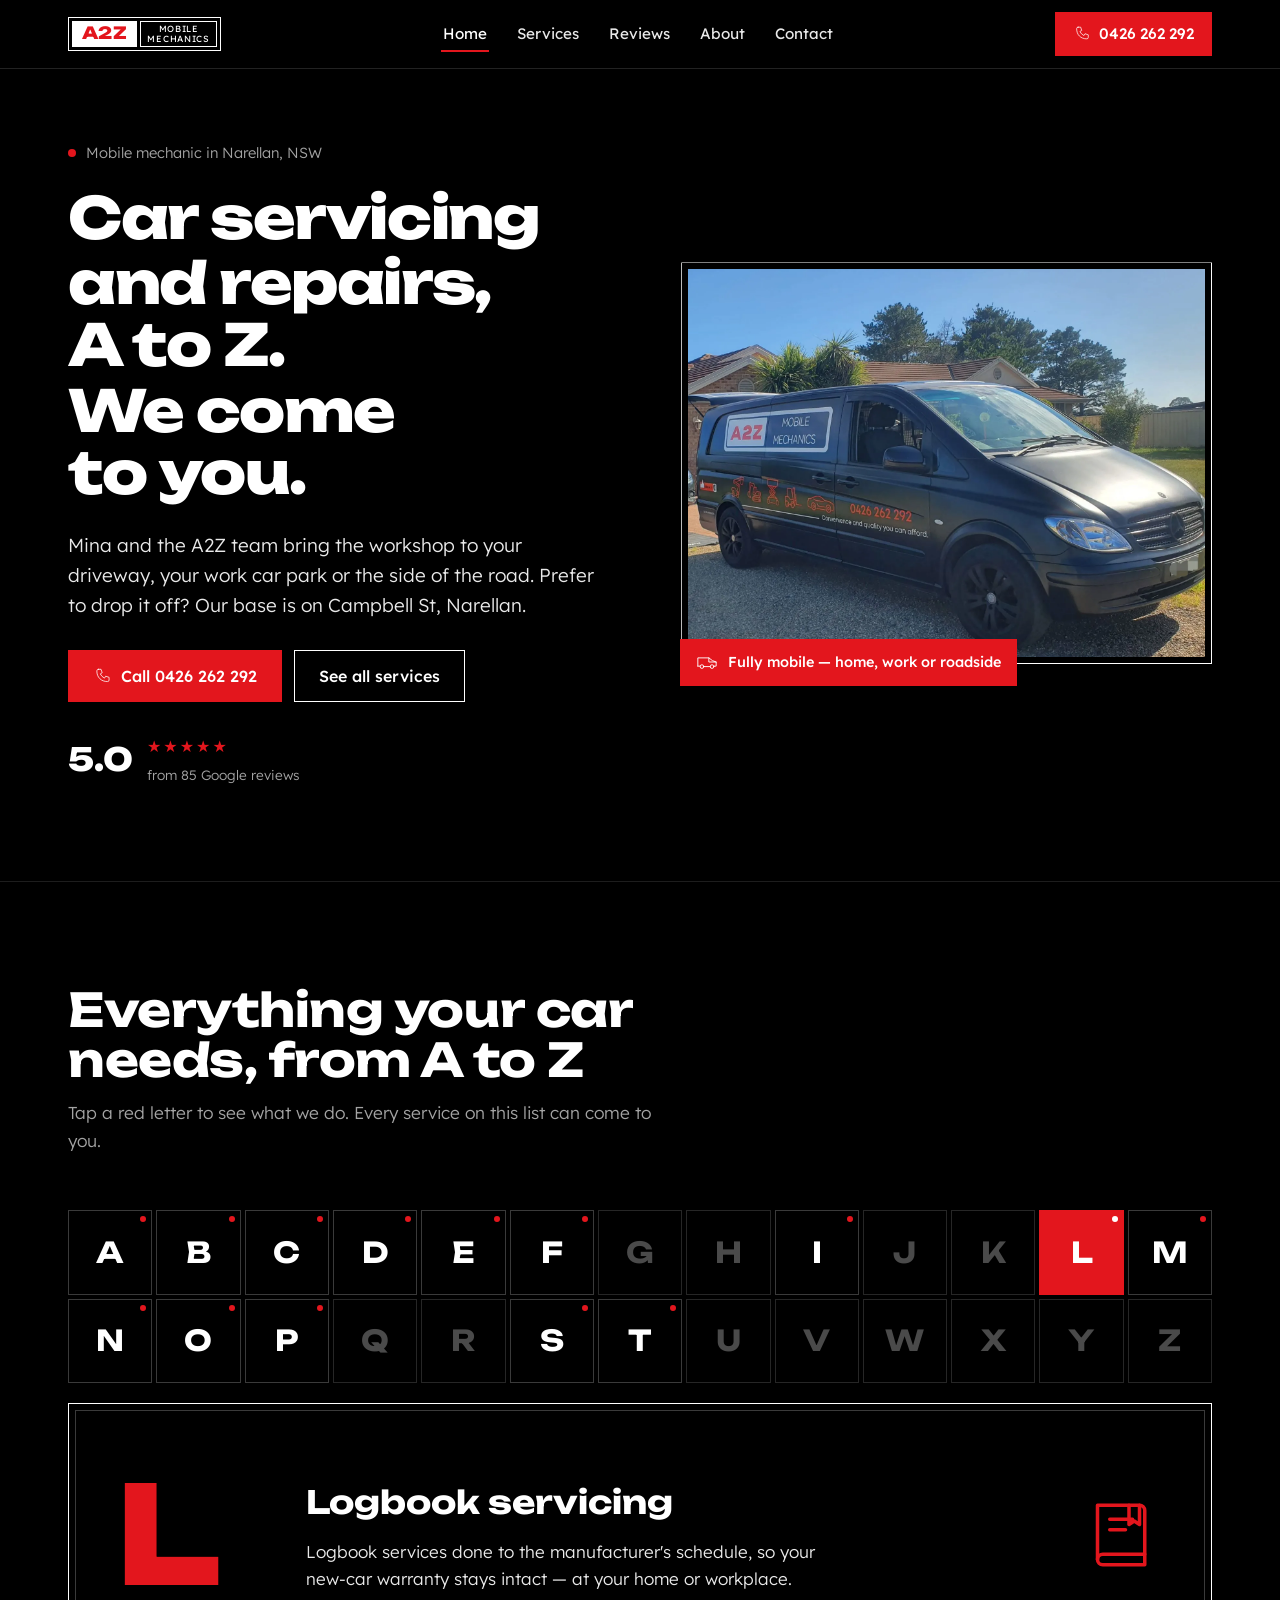
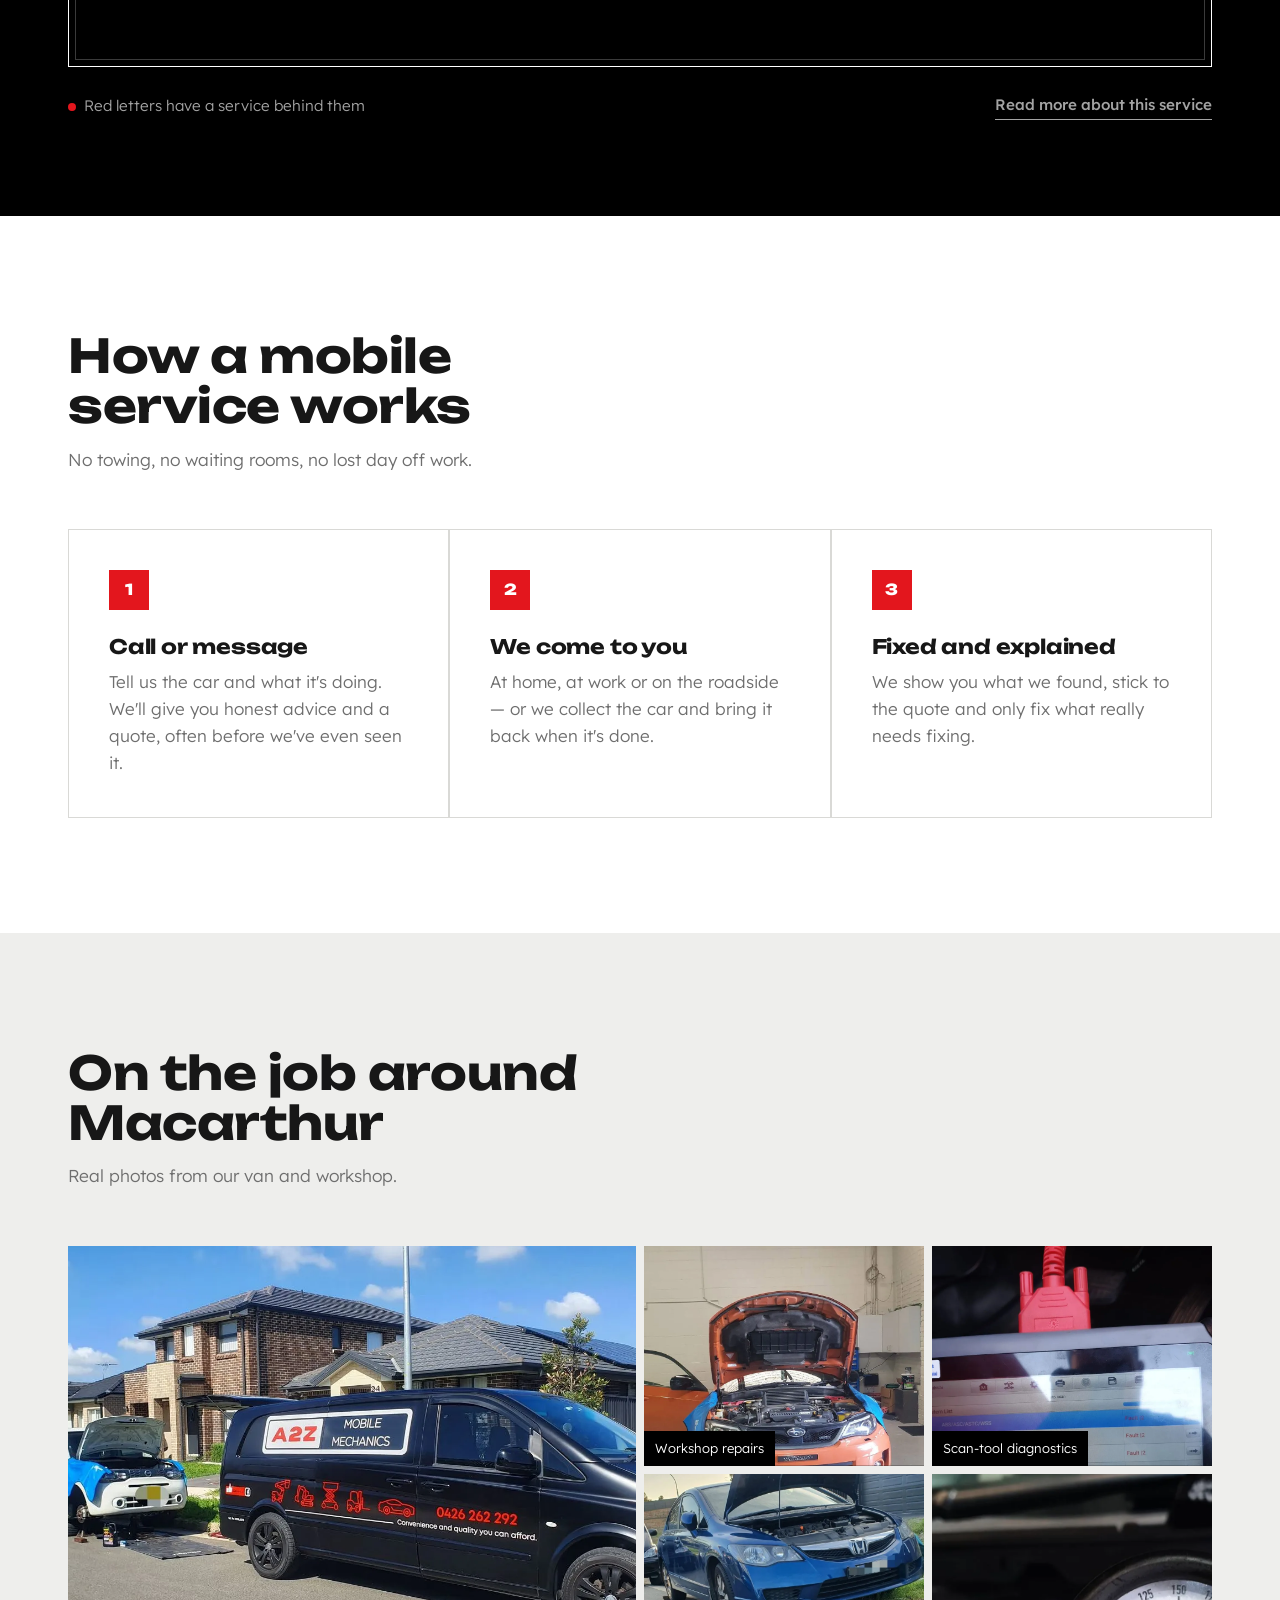
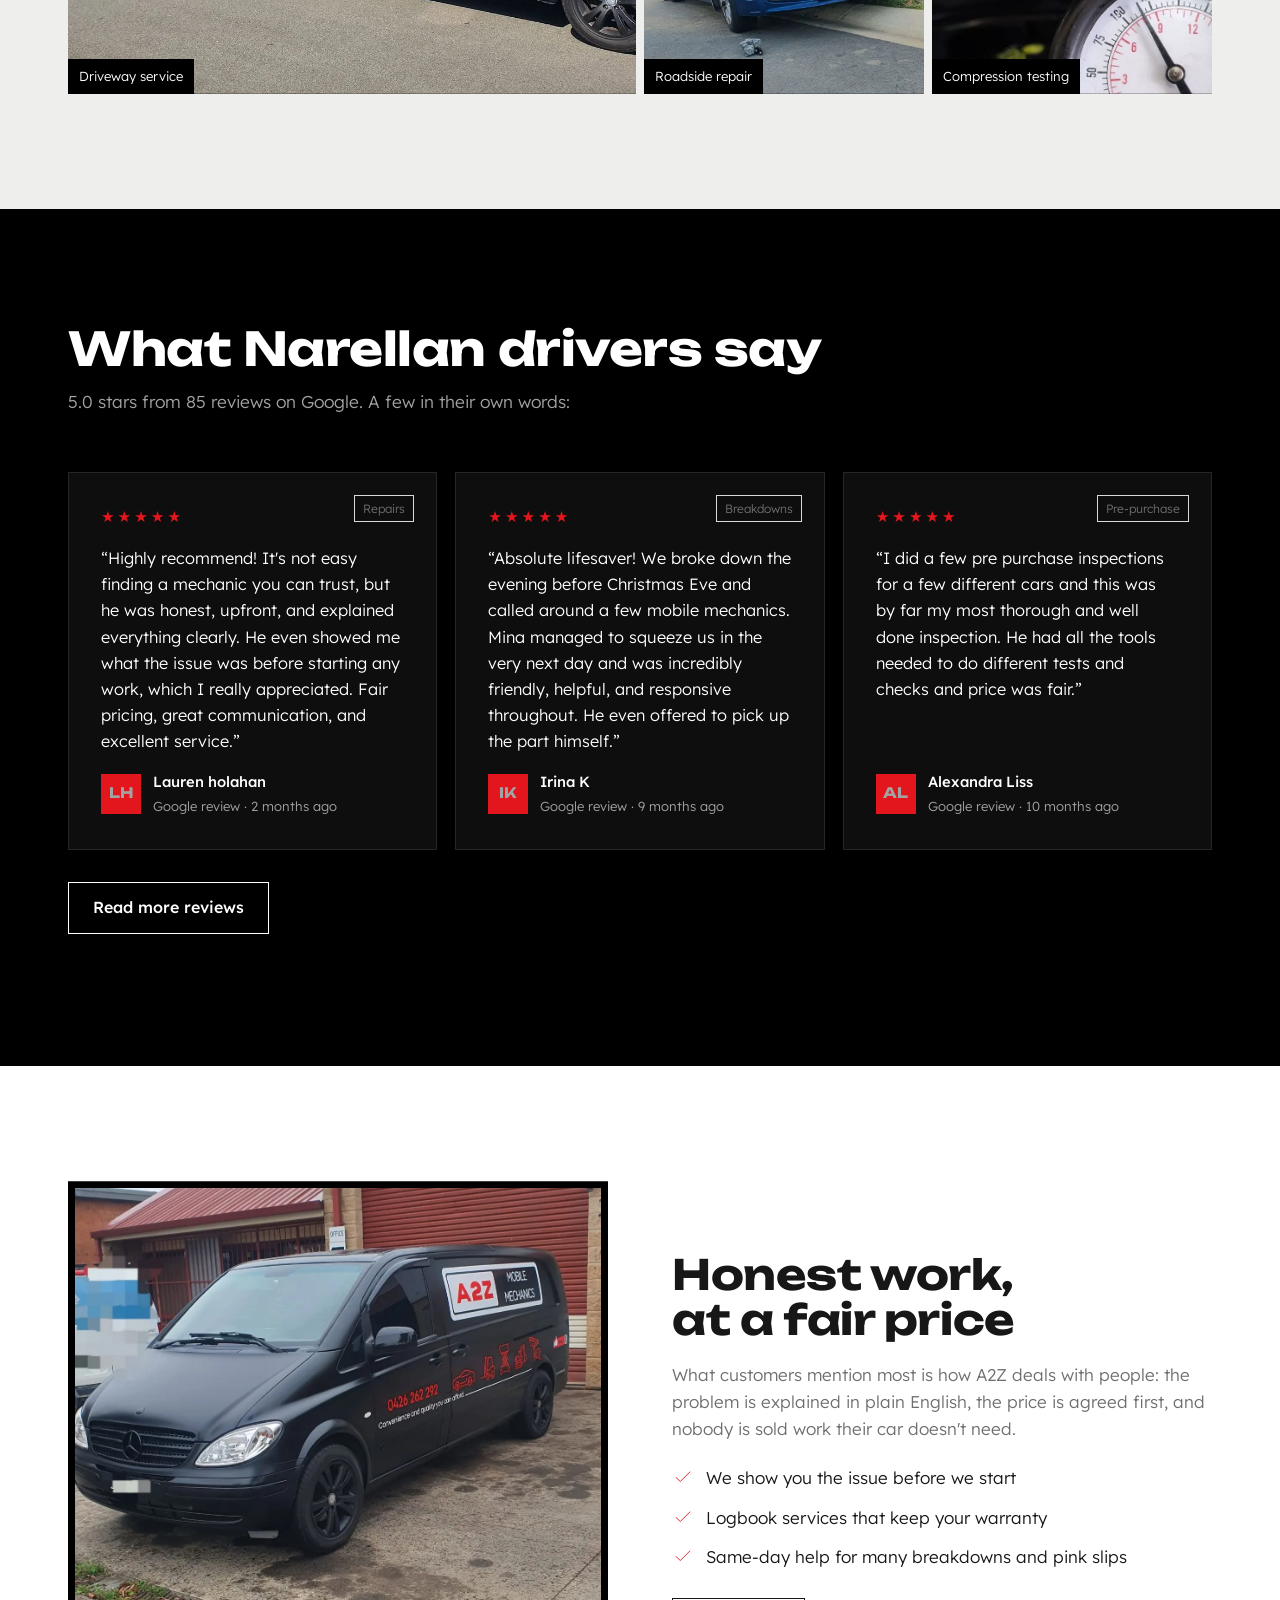
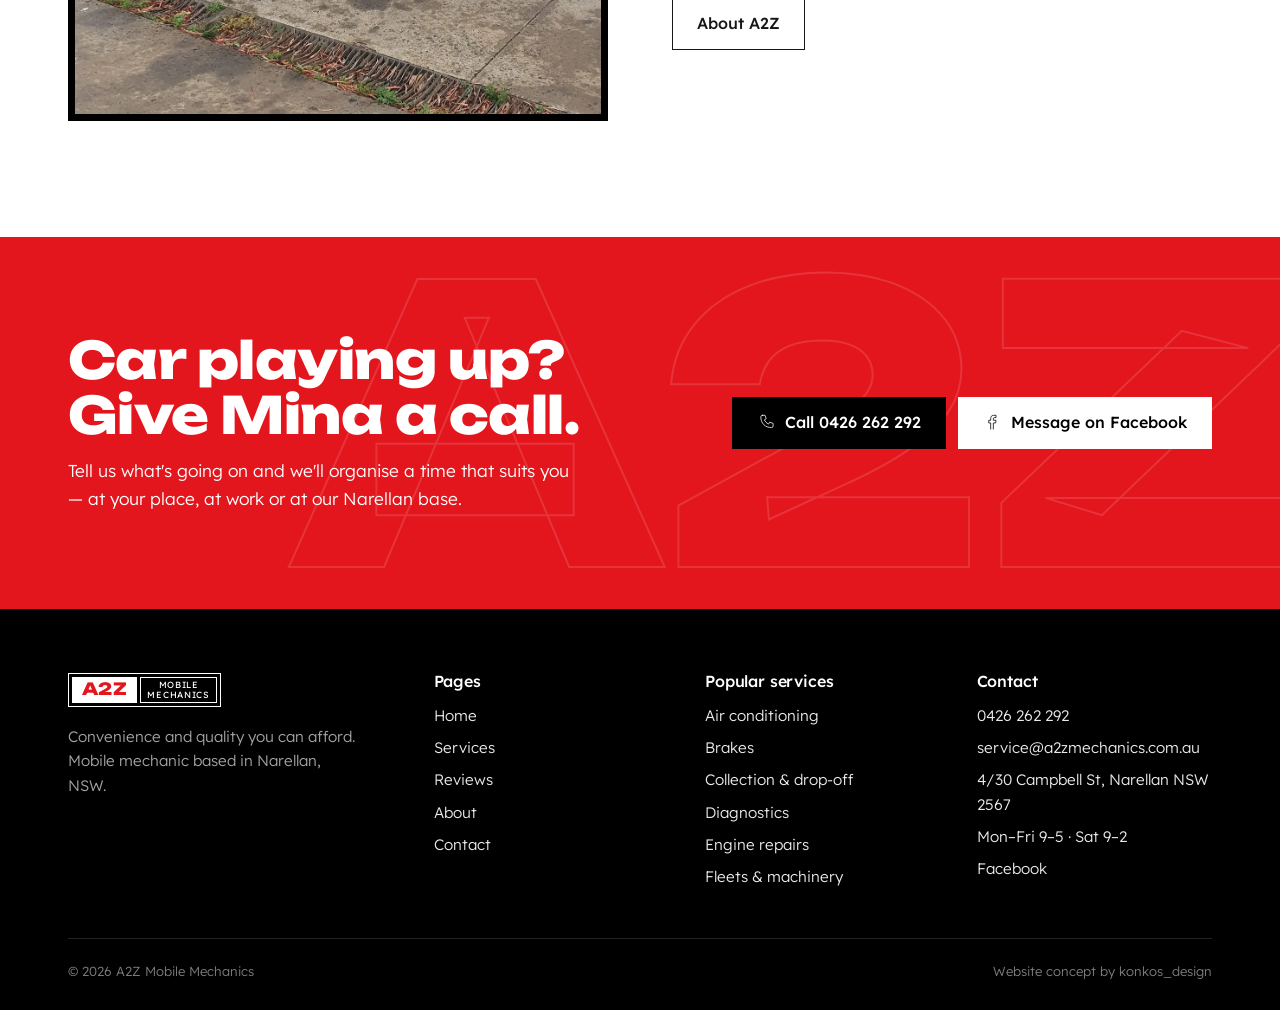
<file: index.html>
<!doctype html>
<html lang="en-AU">
<head>
<meta charset="utf-8">
<meta name="viewport" content="width=device-width, initial-scale=1, viewport-fit=cover">
<meta name="robots" content="noindex, nofollow">
<title>A2Z Mobile Mechanics | Mobile Mechanic Narellan NSW</title>
<meta name="description" content="Mobile mechanic in Narellan NSW. Logbook servicing, brakes, diagnostics, pink slips and pre-purchase inspections at your home or work. 5.0 from 85 Google reviews.">
<link rel="canonical" href="https://konkos-design.github.io/a2z-mobile-mechanics/">
<meta name="theme-color" content="#000000">
<meta property="og:type" content="website">
<meta property="og:site_name" content="A2Z Mobile Mechanics">
<meta property="og:title" content="A2Z Mobile Mechanics | Mobile Mechanic Narellan NSW">
<meta property="og:description" content="Mobile mechanic in Narellan NSW. Logbook servicing, brakes, diagnostics, pink slips and pre-purchase inspections at your home or work. 5.0 from 85 Google reviews.">
<meta property="og:url" content="https://konkos-design.github.io/a2z-mobile-mechanics/">
<meta property="og:image" content="https://konkos-design.github.io/a2z-mobile-mechanics/img/og-image.jpg">
<meta property="og:image:width" content="1200">
<meta property="og:image:height" content="630">
<meta property="og:locale" content="en_AU">
<meta name="twitter:card" content="summary_large_image">
<meta name="twitter:title" content="A2Z Mobile Mechanics | Mobile Mechanic Narellan NSW">
<meta name="twitter:description" content="Mobile mechanic in Narellan NSW. Logbook servicing, brakes, diagnostics, pink slips and pre-purchase inspections at your home or work. 5.0 from 85 Google reviews.">
<meta name="twitter:image" content="https://konkos-design.github.io/a2z-mobile-mechanics/img/og-image.jpg">
<link rel="icon" href="img/favicon.svg" type="image/svg+xml">
<link rel="icon" href="img/favicon-32.png" sizes="32x32" type="image/png">
<link rel="apple-touch-icon" href="img/apple-touch-icon.png">
<link rel="preload" href="fonts/unbounded-latin-800-normal.woff2" as="font" type="font/woff2" crossorigin>
<link rel="stylesheet" href="css/style.css">
<script type="application/ld+json">{"@context": "https://schema.org", "@type": "AutoRepair", "name": "A2Z Mobile Mechanics", "telephone": "+61426262292", "email": "service@a2zmechanics.com.au", "url": "https://konkos-design.github.io/a2z-mobile-mechanics/", "image": "https://konkos-design.github.io/a2z-mobile-mechanics/img/og-image.jpg", "address": {"@type": "PostalAddress", "streetAddress": "4/30 Campbell St", "addressLocality": "Narellan", "addressRegion": "NSW", "postalCode": "2567", "addressCountry": "AU"}, "geo": {"@type": "GeoCoordinates", "latitude": -34.0375211, "longitude": 150.7321163}, "openingHoursSpecification": [{"@type": "OpeningHoursSpecification", "dayOfWeek": ["Monday", "Tuesday", "Wednesday", "Thursday", "Friday"], "opens": "09:00", "closes": "17:00"}, {"@type": "OpeningHoursSpecification", "dayOfWeek": "Saturday", "opens": "09:00", "closes": "14:00"}], "sameAs": ["https://www.facebook.com/AZmobilemech/"]}</script>
</head>
<body>
<a class="skip" href="#main">Skip to content</a>
<header class="site-head">
 <div class="wrap head-in">
  <a href="index.html" aria-label="A2Z Mobile Mechanics — home" style="text-decoration:none"><span class="lockup" aria-hidden="true"><span class="lk-a">A2Z</span><span class="lk-b">Mobile<br>Mechanics</span></span></a>
  <nav class="nav" aria-label="Main"><a href="index.html" aria-current=page>Home</a><a href="services.html">Services</a><a href="reviews.html">Reviews</a><a href="about.html">About</a><a href="contact.html">Contact</a></nav>
  <a class="btn head-call" href="tel:+61426262292"><svg class="" viewBox="0 0 48 48" fill="none" stroke="currentColor" stroke-width="2" stroke-linecap="round" stroke-linejoin="round" aria-hidden="true"><path d="M14 6h7l3 9-5 3a24 24 0 0 0 11 11l3-5 9 3v7a4 4 0 0 1-4 4C21 38 10 27 10 10a4 4 0 0 1 4-4z"/></svg>0426 262 292</a>
  <button class="burger" aria-label="Open menu" aria-expanded="false" aria-controls="mobile-menu"><span></span></button>
 </div>
</header>
<div class="mobile-menu" id="mobile-menu">
 <a class="m-link" href="index.html" aria-current=page>Home<small>Start here</small></a><a class="m-link" href="services.html">Services<small>A to Z</small></a><a class="m-link" href="reviews.html">Reviews<small>5.0 on Google</small></a><a class="m-link" href="about.html">About<small>Meet Mina</small></a><a class="m-link" href="contact.html">Contact<small>Hours & map</small></a>
 <a class="btn" href="tel:+61426262292"><svg class="" viewBox="0 0 48 48" fill="none" stroke="currentColor" stroke-width="2" stroke-linecap="round" stroke-linejoin="round" aria-hidden="true"><path d="M14 6h7l3 9-5 3a24 24 0 0 0 11 11l3-5 9 3v7a4 4 0 0 1-4 4C21 38 10 27 10 10a4 4 0 0 1 4-4z"/></svg>Call 0426 262 292</a>
 <p class="m-meta">Mon–Fri 9am–5pm, Sat 9am–2pm<br>4/30 Campbell St, Narellan NSW 2567</p>
</div>
<main id="main">
<section class="hero">
 <div class="wrap hero-grid">
  <div>
   <div class="hero-kicker"><span class="dot" aria-hidden="true"></span>Mobile mechanic in Narellan, NSW</div>
   <h1><span class="line"><span>Car servicing</span></span><span class="line"><span>and repairs, A&nbsp;to&nbsp;Z.</span></span><span class="line"><span>We come to you.</span></span></h1>
   <p class="hero-lead rv d2">Mina and the A2Z team bring the workshop to your driveway, your work car park or the side of the road. Prefer to drop it off? Our base is on Campbell St, Narellan.</p>
   <div class="hero-actions rv d3"><a class="btn" href="tel:+61426262292"><svg class="" viewBox="0 0 48 48" fill="none" stroke="currentColor" stroke-width="2" stroke-linecap="round" stroke-linejoin="round" aria-hidden="true"><path d="M14 6h7l3 9-5 3a24 24 0 0 0 11 11l3-5 9 3v7a4 4 0 0 1-4 4C21 38 10 27 10 10a4 4 0 0 1 4-4z"/></svg>Call 0426 262 292</a><a class="btn ghost" href="services.html">See all services</a></div>
   <a class="rating rv d4" href="reviews.html"><span class="score">5.0</span><span><span class="stars" aria-hidden="true">★★★★★</span><small>from 85 Google reviews</small></span></a>
  </div>
  <div class="hero-photo">
   <div class="frame"><img src="img/van-hero.webp" width="1600" height="1217" alt="The black A2Z Mobile Mechanics Mercedes van parked on a driveway"></div>
   <div class="hero-tag"><svg class="" viewBox="0 0 48 48" fill="none" stroke="currentColor" stroke-width="2" stroke-linecap="round" stroke-linejoin="round" aria-hidden="true"><path d="M4 33V15h24l8 6 8 3v9h-4"/><path d="M28 15v9h16"/><circle cx="13" cy="34" r="4"/><circle cx="35" cy="34" r="4"/><path d="M17 34h14M4 33h5"/></svg>Fully mobile — home, work or roadside</div>
  </div>
 </div>
</section>

<section class="az" data-az aria-labelledby="az-h">
 <div class="wrap">
  <div class="sec-head rv"><h2 id="az-h">Everything your car needs, from A to Z</h2><p>Tap a red letter to see what we do. Every service on this list can come to you.</p></div>
  <div class="az-letters rv d1" role="tablist" aria-label="Services by letter"><button type="button" role="tab" data-k="A" aria-selected="false" tabindex="-1" aria-label="A — Air conditioning">A</button><button type="button" role="tab" data-k="B" aria-selected="false" tabindex="-1" aria-label="B — Brakes">B</button><button type="button" role="tab" data-k="C" aria-selected="false" tabindex="-1" aria-label="C — Collection & drop-off">C</button><button type="button" role="tab" data-k="D" aria-selected="false" tabindex="-1" aria-label="D — Diagnostics">D</button><button type="button" role="tab" data-k="E" aria-selected="false" tabindex="-1" aria-label="E — Engine repairs">E</button><button type="button" role="tab" data-k="F" aria-selected="false" tabindex="-1" aria-label="F — Fleets & machinery">F</button><span aria-hidden="true">G</span><span aria-hidden="true">H</span><button type="button" role="tab" data-k="I" aria-selected="false" tabindex="-1" aria-label="I — Inspections before you buy">I</button><span aria-hidden="true">J</span><span aria-hidden="true">K</span><button type="button" role="tab" data-k="L" aria-selected="true" tabindex="0" aria-label="L — Logbook servicing">L</button><button type="button" role="tab" data-k="M" aria-selected="false" tabindex="-1" aria-label="M — Minor & major services">M</button><button type="button" role="tab" data-k="N" aria-selected="false" tabindex="-1" aria-label="N — Non-starters & breakdowns">N</button><button type="button" role="tab" data-k="O" aria-selected="false" tabindex="-1" aria-label="O — Oil & filter changes">O</button><button type="button" role="tab" data-k="P" aria-selected="false" tabindex="-1" aria-label="P — Pink slips">P</button><span aria-hidden="true">Q</span><span aria-hidden="true">R</span><button type="button" role="tab" data-k="S" aria-selected="false" tabindex="-1" aria-label="S — Suspension & steering">S</button><button type="button" role="tab" data-k="T" aria-selected="false" tabindex="-1" aria-label="T — Timing belts">T</button><span aria-hidden="true">U</span><span aria-hidden="true">V</span><span aria-hidden="true">W</span><span aria-hidden="true">X</span><span aria-hidden="true">Y</span><span aria-hidden="true">Z</span></div>
  <div class="az-panel rv d2" role="tabpanel" aria-live="polite">
   <div class="az-panel-in">
    <div class="az-big" aria-hidden="true">L</div>
    <div><div class="az-title">Logbook servicing</div><p class="az-text">Logbook services done to the manufacturer's schedule, so your new-car warranty stays intact — at your home or workplace.</p></div>
    <div class="az-icon"><svg class="" viewBox="0 0 48 48" fill="none" stroke="currentColor" stroke-width="2" stroke-linecap="round" stroke-linejoin="round" aria-hidden="true"><path d="M10 7h24a3 3 0 0 1 3 3v31H13a3 3 0 0 1-3-3z"/><path d="M10 38a3 3 0 0 1 3-3h24"/><path d="M17 15h13M17 21h9"/><path d="M28 7v11l3-2 3 2V7"/></svg></div>
   </div>
  </div>
  <div class="az-foot"><span class="legend"><i></i>Red letters have a service behind them</span><a class="textlink az-link" href="services.html#l">Read more about this service</a></div>
 </div>
 <script type="application/json" id="az-data">{"A": {"t": "Air conditioning", "d": "Air-con blowing warm? We track down the fault and repair it so the cabin runs cold again before summer hits.", "i": "<svg class=\"\" viewBox=\"0 0 48 48\" fill=\"none\" stroke=\"currentColor\" stroke-width=\"2\" stroke-linecap=\"round\" stroke-linejoin=\"round\" aria-hidden=\"true\"><path d=\"M24 5v38M7.5 14.5l33 19M7.5 33.5l33-19\"/><path d=\"M19 8l5 4 5-4M19 40l5-4 5 4M6 20l6-1 1-6M42 28l-6 1-1 6M6 28l6 1 1 6M42 20l-6-1-1-6\"/></svg>"}, "B": {"t": "Brakes", "d": "Pads, rotors and brake lines \u2014 checked, measured and replaced only when they actually need it. We'll tell you honestly if the rears can wait until next service.", "i": "<svg class=\"\" viewBox=\"0 0 48 48\" fill=\"none\" stroke=\"currentColor\" stroke-width=\"2\" stroke-linecap=\"round\" stroke-linejoin=\"round\" aria-hidden=\"true\"><circle cx=\"24\" cy=\"24\" r=\"18\"/><circle cx=\"24\" cy=\"24\" r=\"6\"/><path d=\"M33 10a18 18 0 0 1 6 9l-9 3a8 8 0 0 0-3-5z\" fill=\"currentColor\" fill-opacity=\".15\"/><circle cx=\"24\" cy=\"12\" r=\"1.2\" fill=\"currentColor\"/><circle cx=\"12\" cy=\"24\" r=\"1.2\" fill=\"currentColor\"/><circle cx=\"24\" cy=\"36\" r=\"1.2\" fill=\"currentColor\"/><circle cx=\"36\" cy=\"24\" r=\"1.2\" fill=\"currentColor\"/></svg>"}, "C": {"t": "Collection & drop-off", "d": "Too busy to wait around? We can pick your car up, service it and drop it back to you when it's done.", "i": "<svg class=\"\" viewBox=\"0 0 48 48\" fill=\"none\" stroke=\"currentColor\" stroke-width=\"2\" stroke-linecap=\"round\" stroke-linejoin=\"round\" aria-hidden=\"true\"><circle cx=\"16\" cy=\"18\" r=\"9\"/><circle cx=\"16\" cy=\"18\" r=\"3\"/><path d=\"M23 23l17 17M33 33l-4 4M37 37l-4 4\"/></svg>"}, "D": {"t": "Diagnostics", "d": "Warning lights, rough running, electrical gremlins or a car that won't start \u2014 we plug in professional scan tools and test until we find the real cause.", "i": "<svg class=\"\" viewBox=\"0 0 48 48\" fill=\"none\" stroke=\"currentColor\" stroke-width=\"2\" stroke-linecap=\"round\" stroke-linejoin=\"round\" aria-hidden=\"true\"><rect x=\"5\" y=\"9\" width=\"30\" height=\"22\" rx=\"1\"/><path d=\"M10 24l5-6 4 4 5-7 6 9\"/><path d=\"M35 20h5a3 3 0 0 1 3 3v14\"/><path d=\"M15 31v6h10v-6\"/></svg>"}, "E": {"t": "Engine repairs", "d": "From timing belts, tensioners and steering pumps through to full engine rebuilds, including VW, Mercedes and other European makes.", "i": "<svg class=\"\" viewBox=\"0 0 48 48\" fill=\"none\" stroke=\"currentColor\" stroke-width=\"2\" stroke-linecap=\"round\" stroke-linejoin=\"round\" aria-hidden=\"true\"><path d=\"M8 20h6l3-4h12l3 4h4v6h4v-4h4v14h-4v-4h-4v6H17l-3-4H8z\"/><path d=\"M8 24H4v8h4M20 12h10M25 12v4\"/></svg>"}, "F": {"t": "Fleets & machinery", "d": "Local businesses trust us with their work vehicles and machinery. We keep the fleet running so your team stays on the job.", "i": "<svg class=\"\" viewBox=\"0 0 48 48\" fill=\"none\" stroke=\"currentColor\" stroke-width=\"2\" stroke-linecap=\"round\" stroke-linejoin=\"round\" aria-hidden=\"true\"><path d=\"M7 38V18h10l6 10v10\"/><path d=\"M17 18l2-8h-8\"/><path d=\"M23 28h5V8M28 30h14\"/><circle cx=\"11\" cy=\"38\" r=\"3\"/><circle cx=\"20\" cy=\"38\" r=\"3\"/></svg>"}, "I": {"t": "Inspections before you buy", "d": "Buying a used car? Our pre-purchase inspection is thorough, done with the right tools, and booked around your working hours.", "i": "<svg class=\"\" viewBox=\"0 0 48 48\" fill=\"none\" stroke=\"currentColor\" stroke-width=\"2\" stroke-linecap=\"round\" stroke-linejoin=\"round\" aria-hidden=\"true\"><rect x=\"9\" y=\"7\" width=\"24\" height=\"33\" rx=\"1\"/><path d=\"M15 15h12M15 21h12M15 27h6\"/><circle cx=\"33\" cy=\"32\" r=\"6\"/><path d=\"M37.5 36.5L43 42\"/></svg>"}, "L": {"t": "Logbook servicing", "d": "Logbook services done to the manufacturer's schedule, so your new-car warranty stays intact \u2014 at your home or workplace.", "i": "<svg class=\"\" viewBox=\"0 0 48 48\" fill=\"none\" stroke=\"currentColor\" stroke-width=\"2\" stroke-linecap=\"round\" stroke-linejoin=\"round\" aria-hidden=\"true\"><path d=\"M10 7h24a3 3 0 0 1 3 3v31H13a3 3 0 0 1-3-3z\"/><path d=\"M10 38a3 3 0 0 1 3-3h24\"/><path d=\"M17 15h13M17 21h9\"/><path d=\"M28 7v11l3-2 3 2V7\"/></svg>"}, "M": {"t": "Minor & major services", "d": "Regular minor services and full major services for everyday cars, 4WDs, utes and vans.", "i": "<svg class=\"\" viewBox=\"0 0 48 48\" fill=\"none\" stroke=\"currentColor\" stroke-width=\"2\" stroke-linecap=\"round\" stroke-linejoin=\"round\" aria-hidden=\"true\"><path d=\"M28 8a9 9 0 0 0-11 11L6 30a4 4 0 0 0 6 6l11-11a9 9 0 0 0 11-11l-6 5-5-1-1-5z\"/><circle cx=\"9\" cy=\"33\" r=\"1\" fill=\"currentColor\"/><path d=\"M33 30l9 9M30 33l9 9\"/></svg>"}, "N": {"t": "Non-starters & breakdowns", "d": "Car won't start or let you down? Call us \u2014 we often get out the same day and help organise a tow if it's needed.", "i": "<svg class=\"\" viewBox=\"0 0 48 48\" fill=\"none\" stroke=\"currentColor\" stroke-width=\"2\" stroke-linecap=\"round\" stroke-linejoin=\"round\" aria-hidden=\"true\"><path d=\"M24 6L44 40H4z\"/><path d=\"M24 18v10M24 33v1.5\"/></svg>"}, "O": {"t": "Oil & filter changes", "d": "Quick, clean oil and filter changes \u2014 and we check your fluids and tyre pressures while we're there.", "i": "<svg class=\"\" viewBox=\"0 0 48 48\" fill=\"none\" stroke=\"currentColor\" stroke-width=\"2\" stroke-linecap=\"round\" stroke-linejoin=\"round\" aria-hidden=\"true\"><path d=\"M24 6s12 14 12 23a12 12 0 0 1-24 0c0-9 12-23 12-23z\"/><path d=\"M18 30a6 6 0 0 0 6 6\"/></svg>"}, "P": {"t": "Pink slips", "d": "Rego due? Our customers get their pink slip done quickly, often the same day you call.", "i": "<svg class=\"\" viewBox=\"0 0 48 48\" fill=\"none\" stroke=\"currentColor\" stroke-width=\"2\" stroke-linecap=\"round\" stroke-linejoin=\"round\" aria-hidden=\"true\"><path d=\"M12 5h17l9 9v29H12z\"/><path d=\"M29 5v9h9\"/><path d=\"M18 29l5 5 9-10\"/></svg>"}, "S": {"t": "Suspension & steering", "d": "Clunks, uneven tyre wear or a car that wanders on the road \u2014 we repair suspension and steering faults, including steering pumps.", "i": "<svg class=\"\" viewBox=\"0 0 48 48\" fill=\"none\" stroke=\"currentColor\" stroke-width=\"2\" stroke-linecap=\"round\" stroke-linejoin=\"round\" aria-hidden=\"true\"><path d=\"M24 4v6M24 38v6\"/><path d=\"M16 10h16M16 38h16\"/><path d=\"M17 14l14 3-14 3 14 3-14 3 14 3-14 3\"/></svg>"}, "T": {"t": "Timing belts", "d": "Timing belt and tensioner replacement done on time, so a worn belt doesn't turn into an engine rebuild.", "i": "<svg class=\"\" viewBox=\"0 0 48 48\" fill=\"none\" stroke=\"currentColor\" stroke-width=\"2\" stroke-linecap=\"round\" stroke-linejoin=\"round\" aria-hidden=\"true\"><circle cx=\"14\" cy=\"15\" r=\"8\"/><circle cx=\"34\" cy=\"33\" r=\"8\"/><circle cx=\"14\" cy=\"15\" r=\"2\"/><circle cx=\"34\" cy=\"33\" r=\"2\"/><path d=\"M6.5 17.5L26.5 35.5M21.5 12.5l20 18\"/></svg>"}}</script>
</section>

<section class="section">
 <div class="wrap">
  <div class="sec-head rv"><h2>How a mobile service works</h2><p>No towing, no waiting rooms, no lost day off work.</p></div>
  <div class="steps">
   <div class="step rv"><div class="step-n">1</div><h3>Call or message</h3><p>Tell us the car and what it's doing. We'll give you honest advice and a quote, often before we've even seen it.</p></div>
   <div class="step rv d1"><div class="step-n">2</div><h3>We come to you</h3><p>At home, at work or on the roadside — or we collect the car and bring it back when it's done.</p></div>
   <div class="step rv d2"><div class="step-n">3</div><h3>Fixed and explained</h3><p>We show you what we found, stick to the quote and only fix what really needs fixing.</p></div>
  </div>
 </div>
</section>

<section class="section mist">
 <div class="wrap">
  <div class="sec-head rv"><h2>On the job around Macarthur</h2><p>Real photos from our van and workshop.</p></div>
  <div class="mosaic">
   <figure class="m1 rv-clip"><img src="img/job-street.webp" alt="A2Z van parked beside a customer's car during a driveway service" loading="lazy" width="1400" height="811"><figcaption>Driveway service</figcaption></figure>
   <figure class="m2 rv-clip d1"><img src="img/subaru-workshop.webp" alt="Subaru with bonnet open in the A2Z workshop" loading="lazy"><figcaption>Workshop repairs</figcaption></figure>
   <figure class="m3 rv-clip d2"><img src="img/diagnostics.webp" alt="Diagnostic scan tool connected to a car" loading="lazy"><figcaption>Scan-tool diagnostics</figcaption></figure>
   <figure class="m4 rv-clip d3"><img src="img/honda-street.webp" alt="Blue Honda with bonnet open being repaired on the street" loading="lazy"><figcaption>Roadside repair</figcaption></figure>
   <figure class="m5 rv-clip d4"><img src="img/compression-test.webp" alt="Engine compression gauge during testing" loading="lazy"><figcaption>Compression testing</figcaption></figure>
  </div>
 </div>
</section>

<section class="section dark">
 <div class="wrap">
  <div class="sec-head rv"><h2>What Narellan drivers say</h2><p>5.0 stars from 85 reviews on Google. A few in their own words:</p></div>
  <div class="reviews-grid three"><article class="review rv d1" data-tags="repairs">
 <span class="tag">Repairs</span>
 <div class="r-stars" aria-label="5 out of 5 stars">★★★★★</div>
 <blockquote>“Highly recommend! It&#x27;s not easy finding a mechanic you can trust, but he was honest, upfront, and explained everything clearly. He even showed me what the issue was before starting any work, which I really appreciated. Fair pricing, great communication, and excellent service.”</blockquote>
 <footer><span class="av" aria-hidden="true">LH</span><div><b>Lauren holahan</b><span>Google review · 2 months ago</span></div></footer>
</article><article class="review rv d2" data-tags="breakdown">
 <span class="tag">Breakdowns</span>
 <div class="r-stars" aria-label="5 out of 5 stars">★★★★★</div>
 <blockquote>“Absolute lifesaver! We broke down the evening before Christmas Eve and called around a few mobile mechanics. Mina managed to squeeze us in the very next day and was incredibly friendly, helpful, and responsive throughout. He even offered to pick up the part himself.”</blockquote>
 <footer><span class="av" aria-hidden="true">IK</span><div><b>Irina K</b><span>Google review · 9 months ago</span></div></footer>
</article><article class="review rv d3" data-tags="inspection">
 <span class="tag">Pre-purchase</span>
 <div class="r-stars" aria-label="5 out of 5 stars">★★★★★</div>
 <blockquote>“I did a few pre purchase inspections for a few different cars and this was by far my most thorough and well done inspection. He had all the tools needed to do different tests and checks and price was fair.”</blockquote>
 <footer><span class="av" aria-hidden="true">AL</span><div><b>Alexandra Liss</b><span>Google review · 10 months ago</span></div></footer>
</article></div>
  <p class="rv" style="margin-top:32px"><a class="btn ghost" href="reviews.html">Read more reviews</a></p>
 </div>
</section>

<section class="section">
 <div class="wrap split">
  <div class="rv-clip"><div class="frame" style="border-color:#000"><img src="img/van-workshop.webp" alt="A2Z Mobile Mechanics van outside the Narellan workshop" loading="lazy" style="aspect-ratio:1/1"></div></div>
  <div class="rv">
   <h2>Honest work, at a fair price</h2>
   <p>What customers mention most is how A2Z deals with people: the problem is explained in plain English, the price is agreed first, and nobody is sold work their car doesn't need.</p>
   <ul class="ticks">
    <li><svg class="" viewBox="0 0 48 48" fill="none" stroke="currentColor" stroke-width="2" stroke-linecap="round" stroke-linejoin="round" aria-hidden="true"><path d="M9 25l9 9 21-21"/></svg><span>We show you the issue before we start</span></li>
    <li><svg class="" viewBox="0 0 48 48" fill="none" stroke="currentColor" stroke-width="2" stroke-linecap="round" stroke-linejoin="round" aria-hidden="true"><path d="M9 25l9 9 21-21"/></svg><span>Logbook services that keep your warranty</span></li>
    <li><svg class="" viewBox="0 0 48 48" fill="none" stroke="currentColor" stroke-width="2" stroke-linecap="round" stroke-linejoin="round" aria-hidden="true"><path d="M9 25l9 9 21-21"/></svg><span>Same-day help for many breakdowns and pink slips</span></li>
   </ul>
   <a class="btn ghost" href="about.html">About A2Z</a>
  </div>
 </div>
</section>
<section class="cta">
 <span class="az-ghost" aria-hidden="true">A2Z</span>
 <div class="wrap cta-in">
  <div class="rv"><h2>Car playing up? Give Mina a call.</h2><p>Tell us what's going on and we'll organise a time that suits you — at your place, at work or at our Narellan base.</p></div>
  <div class="cta-actions rv d2"><a class="btn on-red" href="tel:+61426262292"><svg class="" viewBox="0 0 48 48" fill="none" stroke="currentColor" stroke-width="2" stroke-linecap="round" stroke-linejoin="round" aria-hidden="true"><path d="M14 6h7l3 9-5 3a24 24 0 0 0 11 11l3-5 9 3v7a4 4 0 0 1-4 4C21 38 10 27 10 10a4 4 0 0 1 4-4z"/></svg>Call 0426 262 292</a><a class="btn white" href="https://www.facebook.com/AZmobilemech/" target="_blank" rel="noopener"><svg class="" viewBox="0 0 48 48" fill="none" stroke="currentColor" stroke-width="2" stroke-linecap="round" stroke-linejoin="round" aria-hidden="true"><path d="M27 42V26h6l1-7h-7v-4c0-2 1-3 3-3h4V6h-6c-6 0-8 4-8 9v4h-5v7h5v16"/></svg>Message on Facebook</a></div>
 </div>
</section>
</main>
<footer class="site-foot">
 <div class="wrap">
  <div class="foot-grid">
   <div><span class="lockup" aria-hidden="true"><span class="lk-a">A2Z</span><span class="lk-b">Mobile<br>Mechanics</span></span><p class="foot-tag">Convenience and quality you can afford. Mobile mechanic based in Narellan, NSW.</p></div>
   <div><h3>Pages</h3><ul><li><a href="index.html">Home</a></li><li><a href="services.html">Services</a></li><li><a href="reviews.html">Reviews</a></li><li><a href="about.html">About</a></li><li><a href="contact.html">Contact</a></li></ul></div>
   <div><h3>Popular services</h3><ul><li><a href="services.html#a">Air conditioning</a></li><li><a href="services.html#b">Brakes</a></li><li><a href="services.html#c">Collection & drop-off</a></li><li><a href="services.html#d">Diagnostics</a></li><li><a href="services.html#e">Engine repairs</a></li><li><a href="services.html#f">Fleets & machinery</a></li></ul></div>
   <div><h3>Contact</h3><ul>
    <li><a href="tel:+61426262292">0426 262 292</a></li>
    <li><a href="mailto:service@a2zmechanics.com.au">service@a2zmechanics.com.au</a></li>
    <li><a href="https://www.google.com/maps/place/A2Z+Mobile+Mechanics/@-34.0375211,150.7321163,17z/data=!4m6!3m5!1s0x6b12f11ac2ac6fef:0x6b24c48dd865dbf7!8m2!3d-34.0375211!4d150.7321163" target="_blank" rel="noopener">4/30 Campbell St, Narellan NSW 2567</a></li>
    <li>Mon–Fri 9–5 · Sat 9–2</li>
    <li><a href="https://www.facebook.com/AZmobilemech/" target="_blank" rel="noopener">Facebook</a></li>
   </ul></div>
  </div>
  <div class="foot-bottom"><span>© <span data-year>2026</span> A2Z Mobile Mechanics</span><span>Website concept by konkos_design</span></div>
 </div>
</footer>
<a class="fab" href="tel:+61426262292" aria-label="Call A2Z Mobile Mechanics on 0426 262 292"><svg class="" viewBox="0 0 48 48" fill="none" stroke="currentColor" stroke-width="2" stroke-linecap="round" stroke-linejoin="round" aria-hidden="true"><path d="M14 6h7l3 9-5 3a24 24 0 0 0 11 11l3-5 9 3v7a4 4 0 0 1-4 4C21 38 10 27 10 10a4 4 0 0 1 4-4z"/></svg></a>
<script src="js/main.js" defer></script>
</body>
</html>
</file>
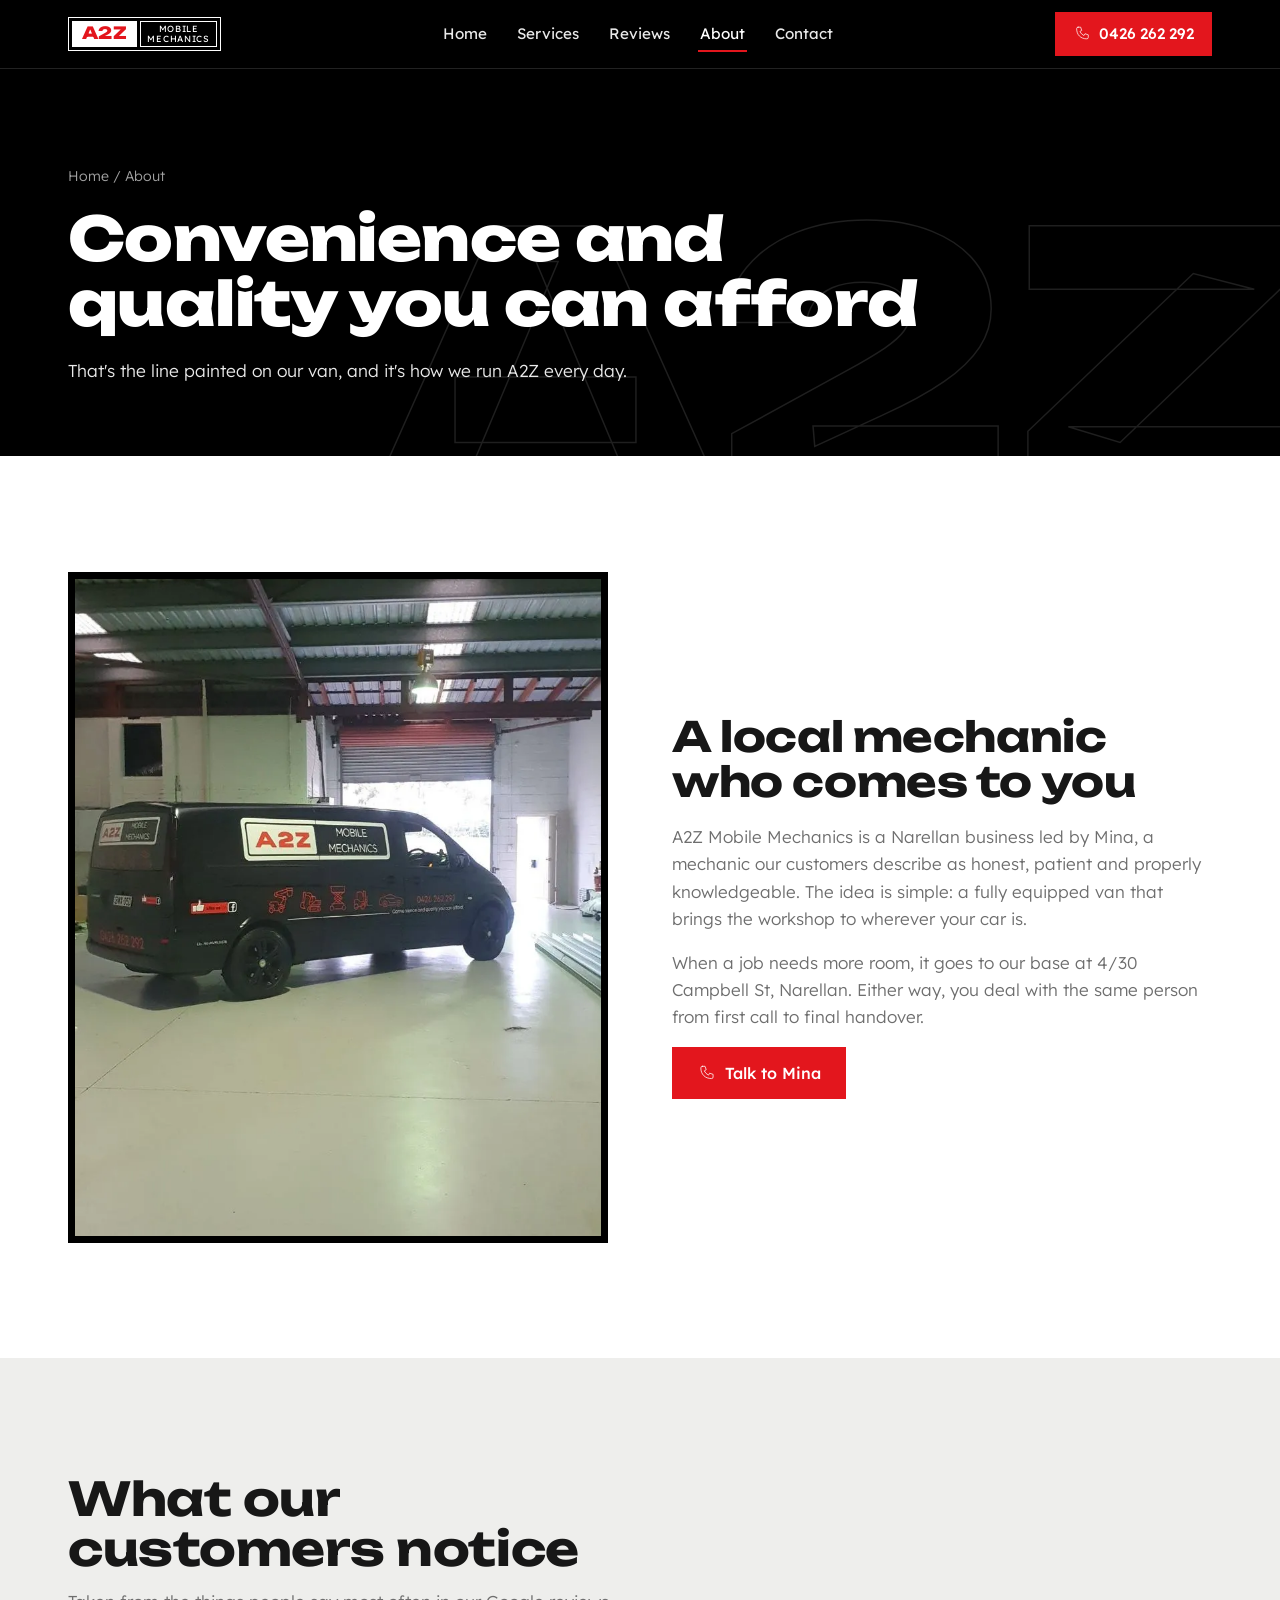
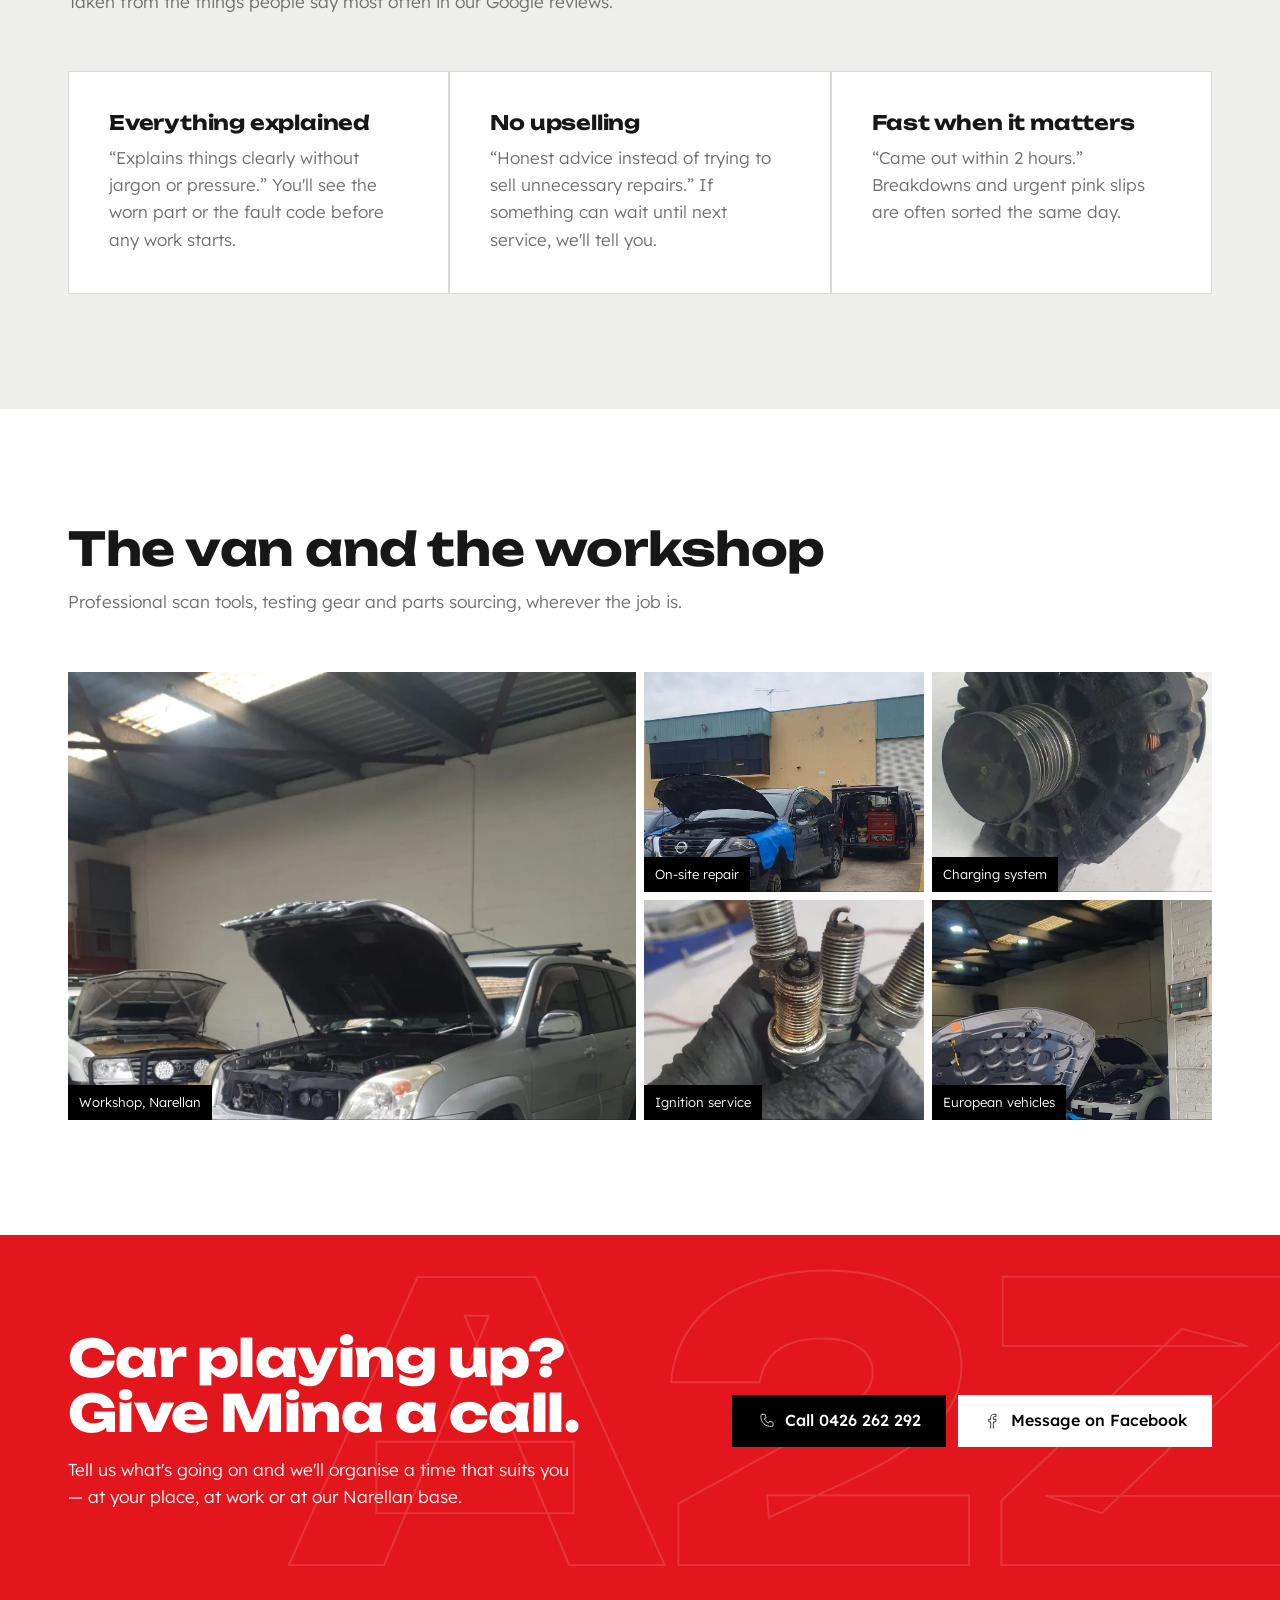
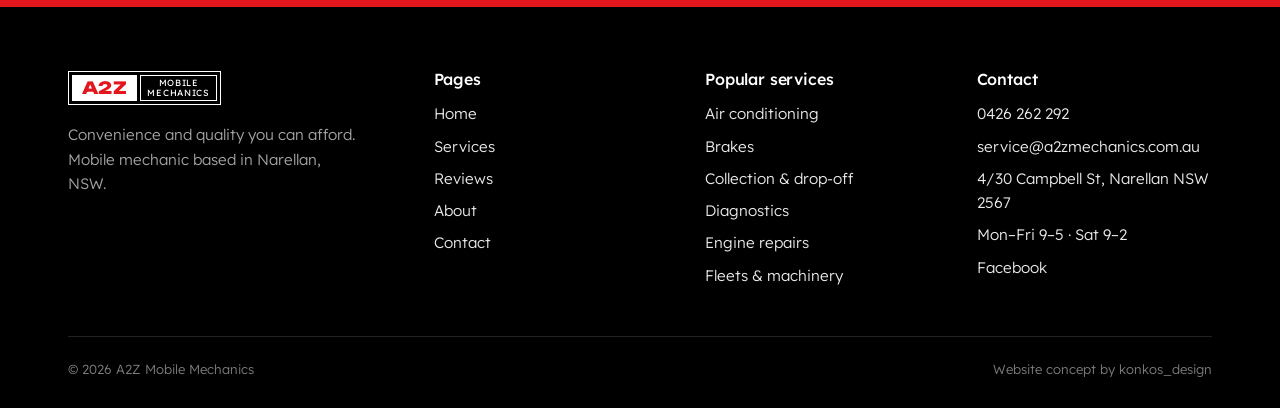
<file: about.html>
<!doctype html>
<html lang="en-AU">
<head>
<meta charset="utf-8">
<meta name="viewport" content="width=device-width, initial-scale=1, viewport-fit=cover">
<meta name="robots" content="noindex, nofollow">
<title>About | A2Z Mobile Mechanics Narellan</title>
<meta name="description" content="Meet A2Z Mobile Mechanics: Mina and a fully equipped van bringing honest, affordable car servicing and repairs to Narellan and surrounds.">
<link rel="canonical" href="https://konkos-design.github.io/a2z-mobile-mechanics/about.html">
<meta name="theme-color" content="#000000">
<meta property="og:type" content="website">
<meta property="og:site_name" content="A2Z Mobile Mechanics">
<meta property="og:title" content="About | A2Z Mobile Mechanics Narellan">
<meta property="og:description" content="Meet A2Z Mobile Mechanics: Mina and a fully equipped van bringing honest, affordable car servicing and repairs to Narellan and surrounds.">
<meta property="og:url" content="https://konkos-design.github.io/a2z-mobile-mechanics/about.html">
<meta property="og:image" content="https://konkos-design.github.io/a2z-mobile-mechanics/img/og-image.jpg">
<meta property="og:image:width" content="1200">
<meta property="og:image:height" content="630">
<meta property="og:locale" content="en_AU">
<meta name="twitter:card" content="summary_large_image">
<meta name="twitter:title" content="About | A2Z Mobile Mechanics Narellan">
<meta name="twitter:description" content="Meet A2Z Mobile Mechanics: Mina and a fully equipped van bringing honest, affordable car servicing and repairs to Narellan and surrounds.">
<meta name="twitter:image" content="https://konkos-design.github.io/a2z-mobile-mechanics/img/og-image.jpg">
<link rel="icon" href="img/favicon.svg" type="image/svg+xml">
<link rel="icon" href="img/favicon-32.png" sizes="32x32" type="image/png">
<link rel="apple-touch-icon" href="img/apple-touch-icon.png">
<link rel="preload" href="fonts/unbounded-latin-800-normal.woff2" as="font" type="font/woff2" crossorigin>
<link rel="stylesheet" href="css/style.css">
<script type="application/ld+json">{"@context": "https://schema.org", "@type": "AutoRepair", "name": "A2Z Mobile Mechanics", "telephone": "+61426262292", "email": "service@a2zmechanics.com.au", "url": "https://konkos-design.github.io/a2z-mobile-mechanics/", "image": "https://konkos-design.github.io/a2z-mobile-mechanics/img/og-image.jpg", "address": {"@type": "PostalAddress", "streetAddress": "4/30 Campbell St", "addressLocality": "Narellan", "addressRegion": "NSW", "postalCode": "2567", "addressCountry": "AU"}, "geo": {"@type": "GeoCoordinates", "latitude": -34.0375211, "longitude": 150.7321163}, "openingHoursSpecification": [{"@type": "OpeningHoursSpecification", "dayOfWeek": ["Monday", "Tuesday", "Wednesday", "Thursday", "Friday"], "opens": "09:00", "closes": "17:00"}, {"@type": "OpeningHoursSpecification", "dayOfWeek": "Saturday", "opens": "09:00", "closes": "14:00"}], "sameAs": ["https://www.facebook.com/AZmobilemech/"]}</script>
</head>
<body>
<a class="skip" href="#main">Skip to content</a>
<header class="site-head">
 <div class="wrap head-in">
  <a href="index.html" aria-label="A2Z Mobile Mechanics — home" style="text-decoration:none"><span class="lockup" aria-hidden="true"><span class="lk-a">A2Z</span><span class="lk-b">Mobile<br>Mechanics</span></span></a>
  <nav class="nav" aria-label="Main"><a href="index.html">Home</a><a href="services.html">Services</a><a href="reviews.html">Reviews</a><a href="about.html" aria-current=page>About</a><a href="contact.html">Contact</a></nav>
  <a class="btn head-call" href="tel:+61426262292"><svg class="" viewBox="0 0 48 48" fill="none" stroke="currentColor" stroke-width="2" stroke-linecap="round" stroke-linejoin="round" aria-hidden="true"><path d="M14 6h7l3 9-5 3a24 24 0 0 0 11 11l3-5 9 3v7a4 4 0 0 1-4 4C21 38 10 27 10 10a4 4 0 0 1 4-4z"/></svg>0426 262 292</a>
  <button class="burger" aria-label="Open menu" aria-expanded="false" aria-controls="mobile-menu"><span></span></button>
 </div>
</header>
<div class="mobile-menu" id="mobile-menu">
 <a class="m-link" href="index.html">Home<small>Start here</small></a><a class="m-link" href="services.html">Services<small>A to Z</small></a><a class="m-link" href="reviews.html">Reviews<small>5.0 on Google</small></a><a class="m-link" href="about.html" aria-current=page>About<small>Meet Mina</small></a><a class="m-link" href="contact.html">Contact<small>Hours & map</small></a>
 <a class="btn" href="tel:+61426262292"><svg class="" viewBox="0 0 48 48" fill="none" stroke="currentColor" stroke-width="2" stroke-linecap="round" stroke-linejoin="round" aria-hidden="true"><path d="M14 6h7l3 9-5 3a24 24 0 0 0 11 11l3-5 9 3v7a4 4 0 0 1-4 4C21 38 10 27 10 10a4 4 0 0 1 4-4z"/></svg>Call 0426 262 292</a>
 <p class="m-meta">Mon–Fri 9am–5pm, Sat 9am–2pm<br>4/30 Campbell St, Narellan NSW 2567</p>
</div>
<main id="main">
<section class="page-hero">
 <span class="ghost-letters" aria-hidden="true">A2Z</span>
 <div class="wrap">
  <div class="crumb rv"><a href="index.html">Home</a> / About</div>
  <h1 class="rv d1">Convenience and quality you can afford</h1>
  <p class="rv d2">That's the line painted on our van, and it's how we run A2Z every day.</p>
 </div>
</section>
<section class="section">
 <div class="wrap split">
  <div class="rv-clip"><div class="frame" style="border-color:#000"><img src="img/van-inside.webp" alt="A2Z van parked inside the workshop" loading="lazy" style="aspect-ratio:4/5"></div></div>
  <div class="rv">
   <h2>A local mechanic who comes to you</h2>
   <p>A2Z Mobile Mechanics is a Narellan business led by Mina, a mechanic our customers describe as honest, patient and properly knowledgeable. The idea is simple: a fully equipped van that brings the workshop to wherever your car is.</p>
   <p>When a job needs more room, it goes to our base at 4/30 Campbell St, Narellan. Either way, you deal with the same person from first call to final handover.</p>
   <a class="btn" href="tel:+61426262292"><svg class="" viewBox="0 0 48 48" fill="none" stroke="currentColor" stroke-width="2" stroke-linecap="round" stroke-linejoin="round" aria-hidden="true"><path d="M14 6h7l3 9-5 3a24 24 0 0 0 11 11l3-5 9 3v7a4 4 0 0 1-4 4C21 38 10 27 10 10a4 4 0 0 1 4-4z"/></svg>Talk to Mina</a>
  </div>
 </div>
</section>

<section class="section mist">
 <div class="wrap">
  <div class="sec-head rv"><h2>What our customers notice</h2><p>Taken from the things people say most often in our Google reviews.</p></div>
  <div class="steps">
   <div class="step rv"><h3>Everything explained</h3><p>“Explains things clearly without jargon or pressure.” You'll see the worn part or the fault code before any work starts.</p></div>
   <div class="step rv d1"><h3>No upselling</h3><p>“Honest advice instead of trying to sell unnecessary repairs.” If something can wait until next service, we'll tell you.</p></div>
   <div class="step rv d2"><h3>Fast when it matters</h3><p>“Came out within 2 hours.” Breakdowns and urgent pink slips are often sorted the same day.</p></div>
  </div>
 </div>
</section>

<section class="section">
 <div class="wrap">
  <div class="sec-head rv"><h2>The van and the workshop</h2><p>Professional scan tools, testing gear and parts sourcing, wherever the job is.</p></div>
  <div class="mosaic">
   <figure class="m1 rv-clip"><img src="img/workshop-4wd.webp" alt="Two 4WDs with bonnets open inside the workshop" loading="lazy"><figcaption>Workshop, Narellan</figcaption></figure>
   <figure class="m2 rv-clip d1"><img src="img/nissan-job.webp" alt="Nissan SUV being repaired beside the A2Z van" loading="lazy"><figcaption>On-site repair</figcaption></figure>
   <figure class="m3 rv-clip d2"><img src="img/alternator.webp" alt="Replaced alternator" loading="lazy"><figcaption>Charging system</figcaption></figure>
   <figure class="m4 rv-clip d3"><img src="img/spark-plugs.webp" alt="Worn spark plugs removed from an engine" loading="lazy"><figcaption>Ignition service</figcaption></figure>
   <figure class="m5 rv-clip d4"><img src="img/workshop-merc.webp" alt="Mercedes with bonnet open in the workshop" loading="lazy"><figcaption>European vehicles</figcaption></figure>
  </div>
 </div>
</section>
<section class="cta">
 <span class="az-ghost" aria-hidden="true">A2Z</span>
 <div class="wrap cta-in">
  <div class="rv"><h2>Car playing up? Give Mina a call.</h2><p>Tell us what's going on and we'll organise a time that suits you — at your place, at work or at our Narellan base.</p></div>
  <div class="cta-actions rv d2"><a class="btn on-red" href="tel:+61426262292"><svg class="" viewBox="0 0 48 48" fill="none" stroke="currentColor" stroke-width="2" stroke-linecap="round" stroke-linejoin="round" aria-hidden="true"><path d="M14 6h7l3 9-5 3a24 24 0 0 0 11 11l3-5 9 3v7a4 4 0 0 1-4 4C21 38 10 27 10 10a4 4 0 0 1 4-4z"/></svg>Call 0426 262 292</a><a class="btn white" href="https://www.facebook.com/AZmobilemech/" target="_blank" rel="noopener"><svg class="" viewBox="0 0 48 48" fill="none" stroke="currentColor" stroke-width="2" stroke-linecap="round" stroke-linejoin="round" aria-hidden="true"><path d="M27 42V26h6l1-7h-7v-4c0-2 1-3 3-3h4V6h-6c-6 0-8 4-8 9v4h-5v7h5v16"/></svg>Message on Facebook</a></div>
 </div>
</section>
</main>
<footer class="site-foot">
 <div class="wrap">
  <div class="foot-grid">
   <div><span class="lockup" aria-hidden="true"><span class="lk-a">A2Z</span><span class="lk-b">Mobile<br>Mechanics</span></span><p class="foot-tag">Convenience and quality you can afford. Mobile mechanic based in Narellan, NSW.</p></div>
   <div><h3>Pages</h3><ul><li><a href="index.html">Home</a></li><li><a href="services.html">Services</a></li><li><a href="reviews.html">Reviews</a></li><li><a href="about.html">About</a></li><li><a href="contact.html">Contact</a></li></ul></div>
   <div><h3>Popular services</h3><ul><li><a href="services.html#a">Air conditioning</a></li><li><a href="services.html#b">Brakes</a></li><li><a href="services.html#c">Collection & drop-off</a></li><li><a href="services.html#d">Diagnostics</a></li><li><a href="services.html#e">Engine repairs</a></li><li><a href="services.html#f">Fleets & machinery</a></li></ul></div>
   <div><h3>Contact</h3><ul>
    <li><a href="tel:+61426262292">0426 262 292</a></li>
    <li><a href="mailto:service@a2zmechanics.com.au">service@a2zmechanics.com.au</a></li>
    <li><a href="https://www.google.com/maps/place/A2Z+Mobile+Mechanics/@-34.0375211,150.7321163,17z/data=!4m6!3m5!1s0x6b12f11ac2ac6fef:0x6b24c48dd865dbf7!8m2!3d-34.0375211!4d150.7321163" target="_blank" rel="noopener">4/30 Campbell St, Narellan NSW 2567</a></li>
    <li>Mon–Fri 9–5 · Sat 9–2</li>
    <li><a href="https://www.facebook.com/AZmobilemech/" target="_blank" rel="noopener">Facebook</a></li>
   </ul></div>
  </div>
  <div class="foot-bottom"><span>© <span data-year>2026</span> A2Z Mobile Mechanics</span><span>Website concept by konkos_design</span></div>
 </div>
</footer>
<a class="fab" href="tel:+61426262292" aria-label="Call A2Z Mobile Mechanics on 0426 262 292"><svg class="" viewBox="0 0 48 48" fill="none" stroke="currentColor" stroke-width="2" stroke-linecap="round" stroke-linejoin="round" aria-hidden="true"><path d="M14 6h7l3 9-5 3a24 24 0 0 0 11 11l3-5 9 3v7a4 4 0 0 1-4 4C21 38 10 27 10 10a4 4 0 0 1 4-4z"/></svg></a>
<script src="js/main.js" defer></script>
</body>
</html>
</file>
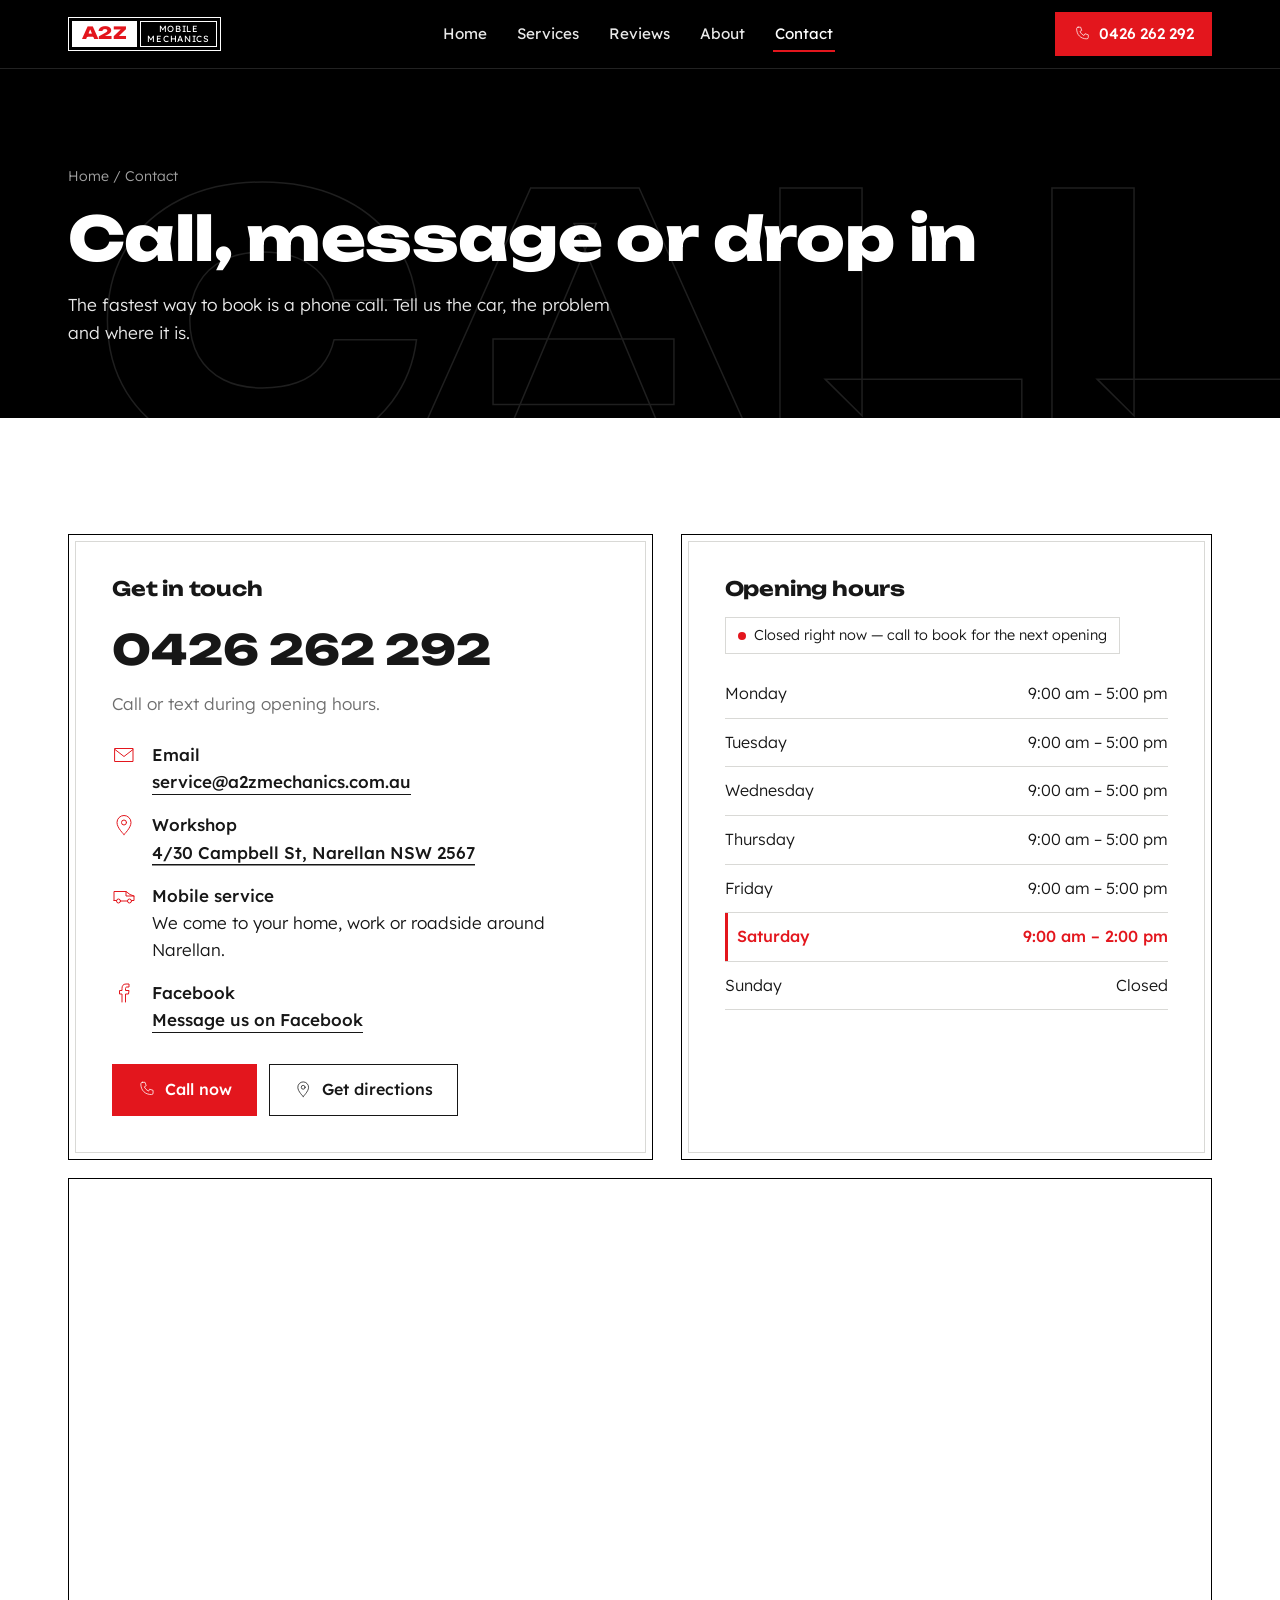
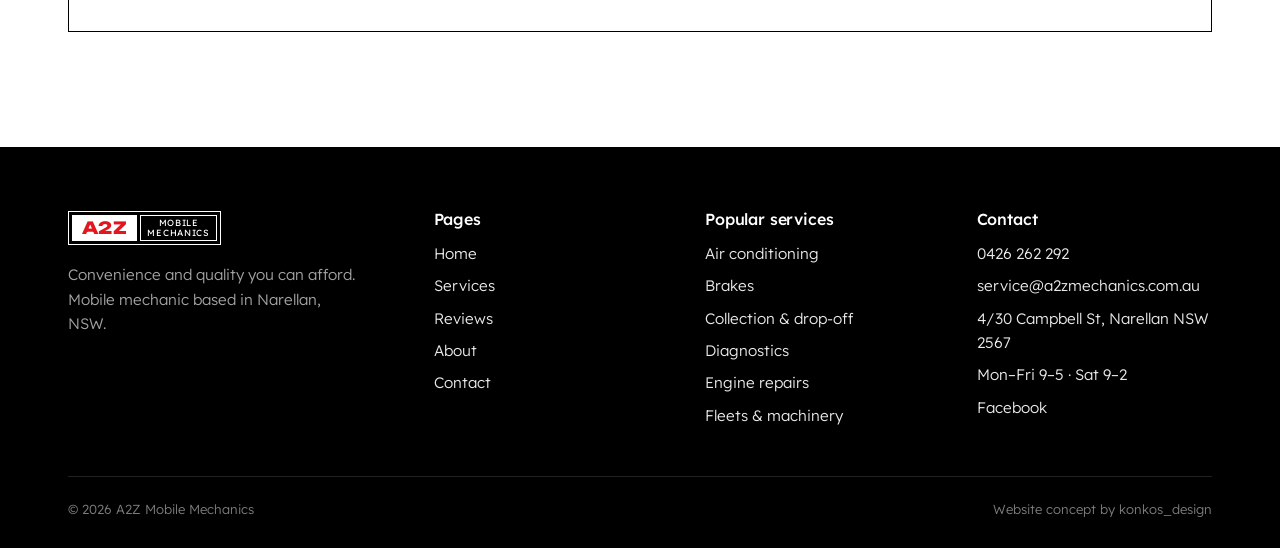
<file: contact.html>
<!doctype html>
<html lang="en-AU">
<head>
<meta charset="utf-8">
<meta name="viewport" content="width=device-width, initial-scale=1, viewport-fit=cover">
<meta name="robots" content="noindex, nofollow">
<title>Contact | A2Z Mobile Mechanics Narellan</title>
<meta name="description" content="Call A2Z Mobile Mechanics on 0426 262 292. Workshop at 4/30 Campbell St, Narellan NSW. Open Mon–Fri 9–5, Sat 9–2.">
<link rel="canonical" href="https://konkos-design.github.io/a2z-mobile-mechanics/contact.html">
<meta name="theme-color" content="#000000">
<meta property="og:type" content="website">
<meta property="og:site_name" content="A2Z Mobile Mechanics">
<meta property="og:title" content="Contact | A2Z Mobile Mechanics Narellan">
<meta property="og:description" content="Call A2Z Mobile Mechanics on 0426 262 292. Workshop at 4/30 Campbell St, Narellan NSW. Open Mon–Fri 9–5, Sat 9–2.">
<meta property="og:url" content="https://konkos-design.github.io/a2z-mobile-mechanics/contact.html">
<meta property="og:image" content="https://konkos-design.github.io/a2z-mobile-mechanics/img/og-image.jpg">
<meta property="og:image:width" content="1200">
<meta property="og:image:height" content="630">
<meta property="og:locale" content="en_AU">
<meta name="twitter:card" content="summary_large_image">
<meta name="twitter:title" content="Contact | A2Z Mobile Mechanics Narellan">
<meta name="twitter:description" content="Call A2Z Mobile Mechanics on 0426 262 292. Workshop at 4/30 Campbell St, Narellan NSW. Open Mon–Fri 9–5, Sat 9–2.">
<meta name="twitter:image" content="https://konkos-design.github.io/a2z-mobile-mechanics/img/og-image.jpg">
<link rel="icon" href="img/favicon.svg" type="image/svg+xml">
<link rel="icon" href="img/favicon-32.png" sizes="32x32" type="image/png">
<link rel="apple-touch-icon" href="img/apple-touch-icon.png">
<link rel="preload" href="fonts/unbounded-latin-800-normal.woff2" as="font" type="font/woff2" crossorigin>
<link rel="stylesheet" href="css/style.css">
<script type="application/ld+json">{"@context": "https://schema.org", "@type": "AutoRepair", "name": "A2Z Mobile Mechanics", "telephone": "+61426262292", "email": "service@a2zmechanics.com.au", "url": "https://konkos-design.github.io/a2z-mobile-mechanics/", "image": "https://konkos-design.github.io/a2z-mobile-mechanics/img/og-image.jpg", "address": {"@type": "PostalAddress", "streetAddress": "4/30 Campbell St", "addressLocality": "Narellan", "addressRegion": "NSW", "postalCode": "2567", "addressCountry": "AU"}, "geo": {"@type": "GeoCoordinates", "latitude": -34.0375211, "longitude": 150.7321163}, "openingHoursSpecification": [{"@type": "OpeningHoursSpecification", "dayOfWeek": ["Monday", "Tuesday", "Wednesday", "Thursday", "Friday"], "opens": "09:00", "closes": "17:00"}, {"@type": "OpeningHoursSpecification", "dayOfWeek": "Saturday", "opens": "09:00", "closes": "14:00"}], "sameAs": ["https://www.facebook.com/AZmobilemech/"]}</script>
</head>
<body>
<a class="skip" href="#main">Skip to content</a>
<header class="site-head">
 <div class="wrap head-in">
  <a href="index.html" aria-label="A2Z Mobile Mechanics — home" style="text-decoration:none"><span class="lockup" aria-hidden="true"><span class="lk-a">A2Z</span><span class="lk-b">Mobile<br>Mechanics</span></span></a>
  <nav class="nav" aria-label="Main"><a href="index.html">Home</a><a href="services.html">Services</a><a href="reviews.html">Reviews</a><a href="about.html">About</a><a href="contact.html" aria-current=page>Contact</a></nav>
  <a class="btn head-call" href="tel:+61426262292"><svg class="" viewBox="0 0 48 48" fill="none" stroke="currentColor" stroke-width="2" stroke-linecap="round" stroke-linejoin="round" aria-hidden="true"><path d="M14 6h7l3 9-5 3a24 24 0 0 0 11 11l3-5 9 3v7a4 4 0 0 1-4 4C21 38 10 27 10 10a4 4 0 0 1 4-4z"/></svg>0426 262 292</a>
  <button class="burger" aria-label="Open menu" aria-expanded="false" aria-controls="mobile-menu"><span></span></button>
 </div>
</header>
<div class="mobile-menu" id="mobile-menu">
 <a class="m-link" href="index.html">Home<small>Start here</small></a><a class="m-link" href="services.html">Services<small>A to Z</small></a><a class="m-link" href="reviews.html">Reviews<small>5.0 on Google</small></a><a class="m-link" href="about.html">About<small>Meet Mina</small></a><a class="m-link" href="contact.html" aria-current=page>Contact<small>Hours & map</small></a>
 <a class="btn" href="tel:+61426262292"><svg class="" viewBox="0 0 48 48" fill="none" stroke="currentColor" stroke-width="2" stroke-linecap="round" stroke-linejoin="round" aria-hidden="true"><path d="M14 6h7l3 9-5 3a24 24 0 0 0 11 11l3-5 9 3v7a4 4 0 0 1-4 4C21 38 10 27 10 10a4 4 0 0 1 4-4z"/></svg>Call 0426 262 292</a>
 <p class="m-meta">Mon–Fri 9am–5pm, Sat 9am–2pm<br>4/30 Campbell St, Narellan NSW 2567</p>
</div>
<main id="main">
<section class="page-hero">
 <span class="ghost-letters" aria-hidden="true">CALL</span>
 <div class="wrap">
  <div class="crumb rv"><a href="index.html">Home</a> / Contact</div>
  <h1 class="rv d1">Call, message or drop in</h1>
  <p class="rv d2">The fastest way to book is a phone call. Tell us the car, the problem and where it is.</p>
 </div>
</section>
<section class="section">
 <div class="wrap contact-grid">
  <div class="c-card rv"><div class="c-card-in">
   <h2>Get in touch</h2>
   <a class="c-phone" href="tel:+61426262292">0426 262 292</a>
   <p style="color:var(--steel)">Call or text during opening hours.</p>
   <div class="c-rows">
    <div class="c-row"><svg class="" viewBox="0 0 48 48" fill="none" stroke="currentColor" stroke-width="2" stroke-linecap="round" stroke-linejoin="round" aria-hidden="true"><rect x="6" y="11" width="36" height="26"/><path d="M6 13l18 14 18-14"/></svg><div><b>Email</b><a class="textlink" href="mailto:service@a2zmechanics.com.au">service@<wbr>a2zmechanics.com.au</a></div></div>
    <div class="c-row"><svg class="" viewBox="0 0 48 48" fill="none" stroke="currentColor" stroke-width="2" stroke-linecap="round" stroke-linejoin="round" aria-hidden="true"><path d="M24 43s14-13 14-24a14 14 0 0 0-28 0c0 11 14 24 14 24z"/><circle cx="24" cy="19" r="5"/></svg><div><b>Workshop</b><a class="textlink" href="https://www.google.com/maps/place/A2Z+Mobile+Mechanics/@-34.0375211,150.7321163,17z/data=!4m6!3m5!1s0x6b12f11ac2ac6fef:0x6b24c48dd865dbf7!8m2!3d-34.0375211!4d150.7321163" target="_blank" rel="noopener">4/30 Campbell St, Narellan NSW 2567</a></div></div>
    <div class="c-row"><svg class="" viewBox="0 0 48 48" fill="none" stroke="currentColor" stroke-width="2" stroke-linecap="round" stroke-linejoin="round" aria-hidden="true"><path d="M4 33V15h24l8 6 8 3v9h-4"/><path d="M28 15v9h16"/><circle cx="13" cy="34" r="4"/><circle cx="35" cy="34" r="4"/><path d="M17 34h14M4 33h5"/></svg><div><b>Mobile service</b>We come to your home, work or roadside around Narellan.</div></div>
    <div class="c-row"><svg class="" viewBox="0 0 48 48" fill="none" stroke="currentColor" stroke-width="2" stroke-linecap="round" stroke-linejoin="round" aria-hidden="true"><path d="M27 42V26h6l1-7h-7v-4c0-2 1-3 3-3h4V6h-6c-6 0-8 4-8 9v4h-5v7h5v16"/></svg><div><b>Facebook</b><a class="textlink" href="https://www.facebook.com/AZmobilemech/" target="_blank" rel="noopener">Message us on Facebook</a></div></div>
   </div>
   <div style="display:flex;flex-wrap:wrap;gap:12px;margin-top:30px"><a class="btn" href="tel:+61426262292"><svg class="" viewBox="0 0 48 48" fill="none" stroke="currentColor" stroke-width="2" stroke-linecap="round" stroke-linejoin="round" aria-hidden="true"><path d="M14 6h7l3 9-5 3a24 24 0 0 0 11 11l3-5 9 3v7a4 4 0 0 1-4 4C21 38 10 27 10 10a4 4 0 0 1 4-4z"/></svg>Call now</a><a class="btn ghost" href="https://www.google.com/maps/place/A2Z+Mobile+Mechanics/@-34.0375211,150.7321163,17z/data=!4m6!3m5!1s0x6b12f11ac2ac6fef:0x6b24c48dd865dbf7!8m2!3d-34.0375211!4d150.7321163" target="_blank" rel="noopener"><svg class="" viewBox="0 0 48 48" fill="none" stroke="currentColor" stroke-width="2" stroke-linecap="round" stroke-linejoin="round" aria-hidden="true"><path d="M24 43s14-13 14-24a14 14 0 0 0-28 0c0 11 14 24 14 24z"/><circle cx="24" cy="19" r="5"/></svg>Get directions</a></div>
  </div></div>
  <div class="c-card rv d1"><div class="c-card-in">
   <h2>Opening hours</h2>
   <div class="open-now"><i></i><span>Opening hours (Sydney time)</span></div>
   <table class="hours"><tbody><tr data-d="Mon" data-o="9" data-c="17"><td>Monday</td><td>9:00 am – 5:00 pm</td></tr><tr data-d="Tue" data-o="9" data-c="17"><td>Tuesday</td><td>9:00 am – 5:00 pm</td></tr><tr data-d="Wed" data-o="9" data-c="17"><td>Wednesday</td><td>9:00 am – 5:00 pm</td></tr><tr data-d="Thu" data-o="9" data-c="17"><td>Thursday</td><td>9:00 am – 5:00 pm</td></tr><tr data-d="Fri" data-o="9" data-c="17"><td>Friday</td><td>9:00 am – 5:00 pm</td></tr><tr data-d="Sat" data-o="9" data-c="14"><td>Saturday</td><td>9:00 am – 2:00 pm</td></tr><tr data-d="Sun" data-o="" data-c=""><td>Sunday</td><td>Closed</td></tr></tbody></table>
  </div></div>
 </div>
 <div class="wrap"><div class="map rv"><iframe title="Map showing A2Z Mobile Mechanics, 4/30 Campbell St, Narellan" src="https://maps.google.com/maps?q=A2Z%20Mobile%20Mechanics%2C%204%2F30%20Campbell%20St%2C%20Narellan%20NSW%202567&z=15&output=embed" loading="lazy" referrerpolicy="no-referrer-when-downgrade"></iframe></div></div>
</section>
</main>
<footer class="site-foot">
 <div class="wrap">
  <div class="foot-grid">
   <div><span class="lockup" aria-hidden="true"><span class="lk-a">A2Z</span><span class="lk-b">Mobile<br>Mechanics</span></span><p class="foot-tag">Convenience and quality you can afford. Mobile mechanic based in Narellan, NSW.</p></div>
   <div><h3>Pages</h3><ul><li><a href="index.html">Home</a></li><li><a href="services.html">Services</a></li><li><a href="reviews.html">Reviews</a></li><li><a href="about.html">About</a></li><li><a href="contact.html">Contact</a></li></ul></div>
   <div><h3>Popular services</h3><ul><li><a href="services.html#a">Air conditioning</a></li><li><a href="services.html#b">Brakes</a></li><li><a href="services.html#c">Collection & drop-off</a></li><li><a href="services.html#d">Diagnostics</a></li><li><a href="services.html#e">Engine repairs</a></li><li><a href="services.html#f">Fleets & machinery</a></li></ul></div>
   <div><h3>Contact</h3><ul>
    <li><a href="tel:+61426262292">0426 262 292</a></li>
    <li><a href="mailto:service@a2zmechanics.com.au">service@a2zmechanics.com.au</a></li>
    <li><a href="https://www.google.com/maps/place/A2Z+Mobile+Mechanics/@-34.0375211,150.7321163,17z/data=!4m6!3m5!1s0x6b12f11ac2ac6fef:0x6b24c48dd865dbf7!8m2!3d-34.0375211!4d150.7321163" target="_blank" rel="noopener">4/30 Campbell St, Narellan NSW 2567</a></li>
    <li>Mon–Fri 9–5 · Sat 9–2</li>
    <li><a href="https://www.facebook.com/AZmobilemech/" target="_blank" rel="noopener">Facebook</a></li>
   </ul></div>
  </div>
  <div class="foot-bottom"><span>© <span data-year>2026</span> A2Z Mobile Mechanics</span><span>Website concept by konkos_design</span></div>
 </div>
</footer>
<a class="fab" href="tel:+61426262292" aria-label="Call A2Z Mobile Mechanics on 0426 262 292"><svg class="" viewBox="0 0 48 48" fill="none" stroke="currentColor" stroke-width="2" stroke-linecap="round" stroke-linejoin="round" aria-hidden="true"><path d="M14 6h7l3 9-5 3a24 24 0 0 0 11 11l3-5 9 3v7a4 4 0 0 1-4 4C21 38 10 27 10 10a4 4 0 0 1 4-4z"/></svg></a>
<script src="js/main.js" defer></script>
</body>
</html>
</file>
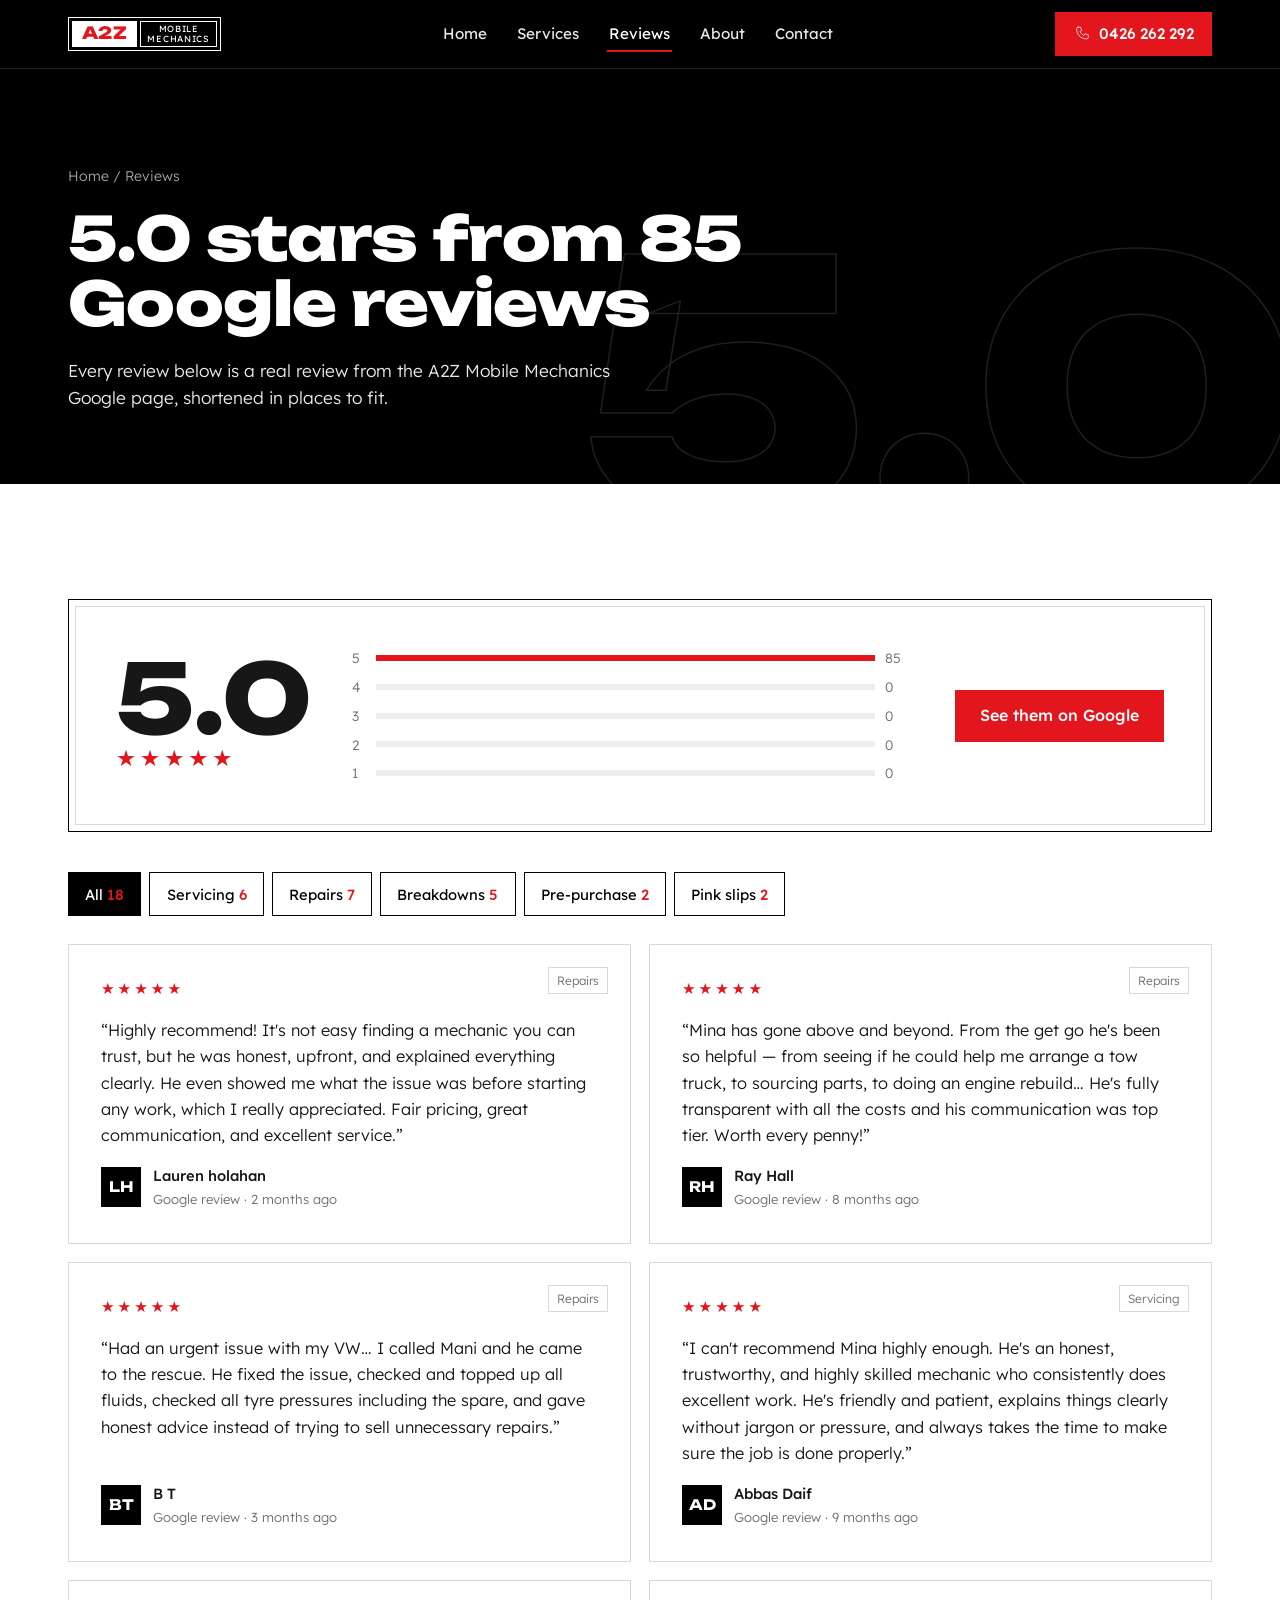
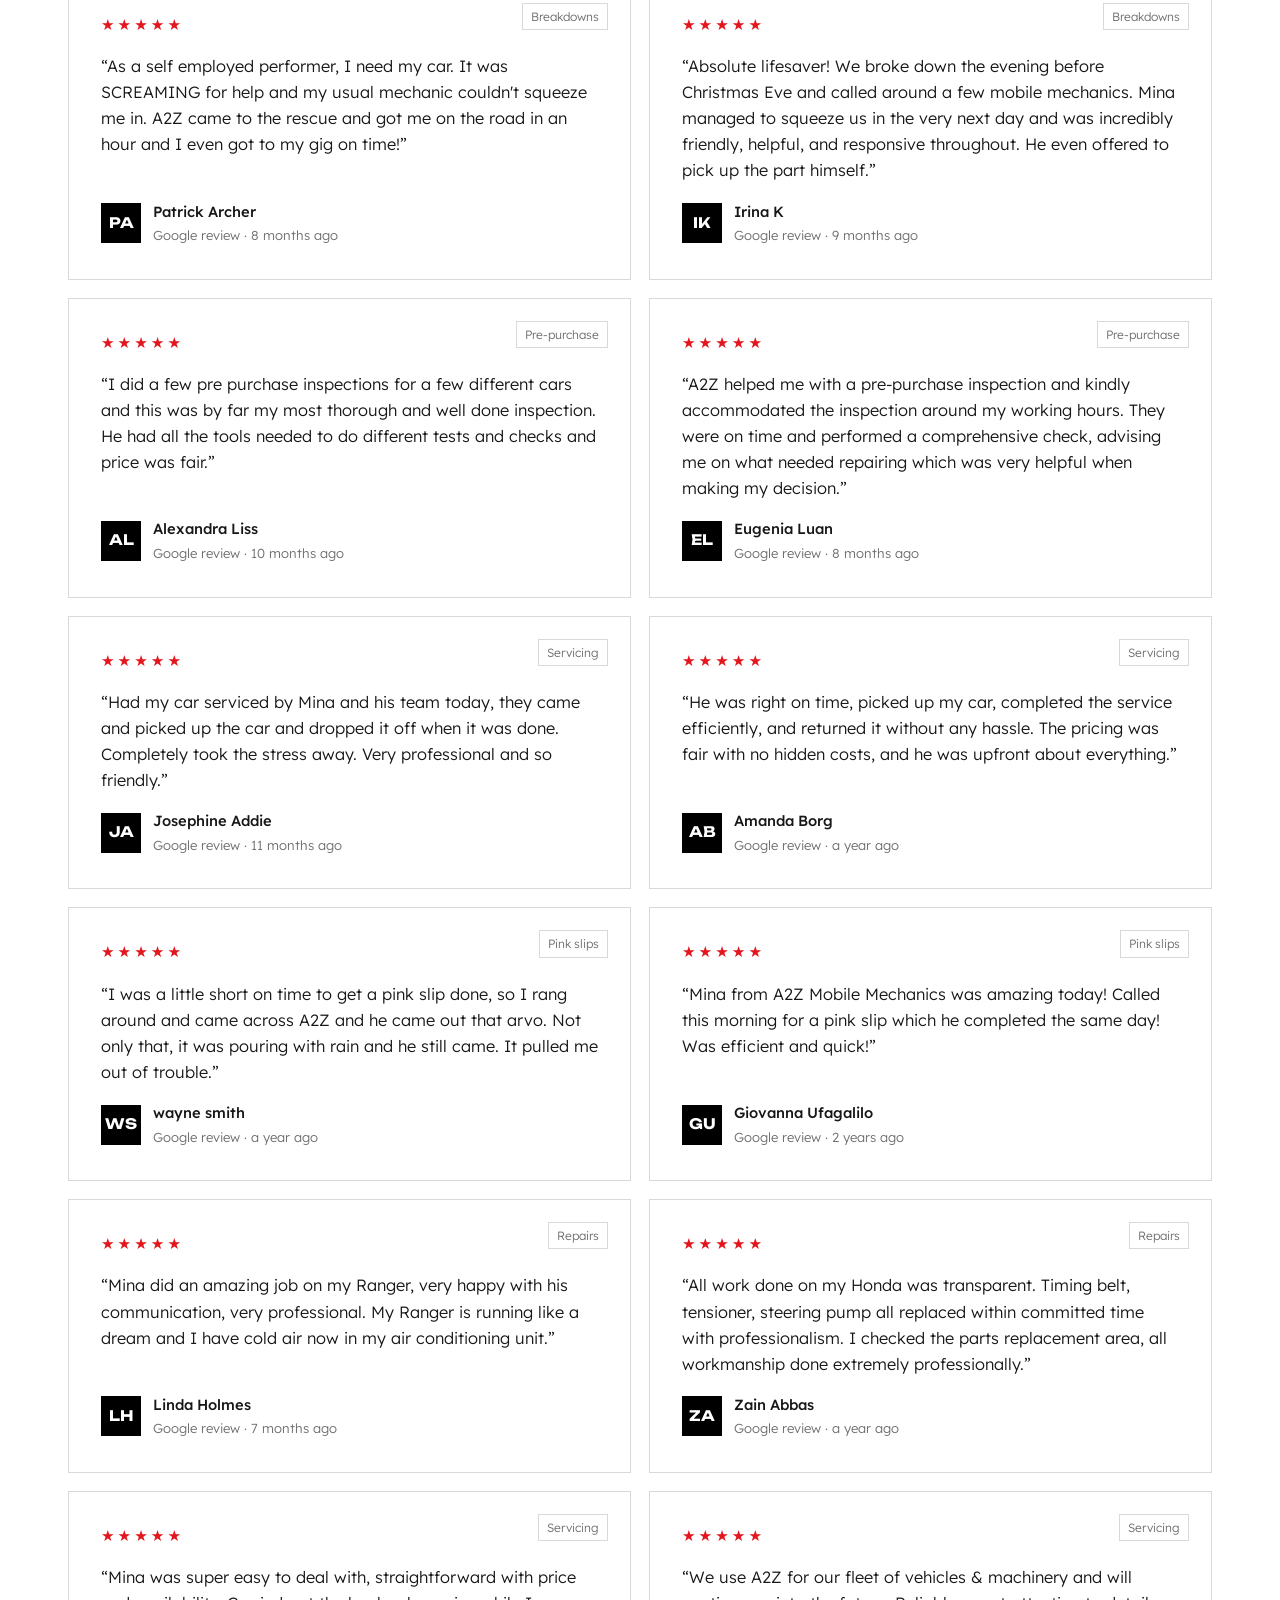
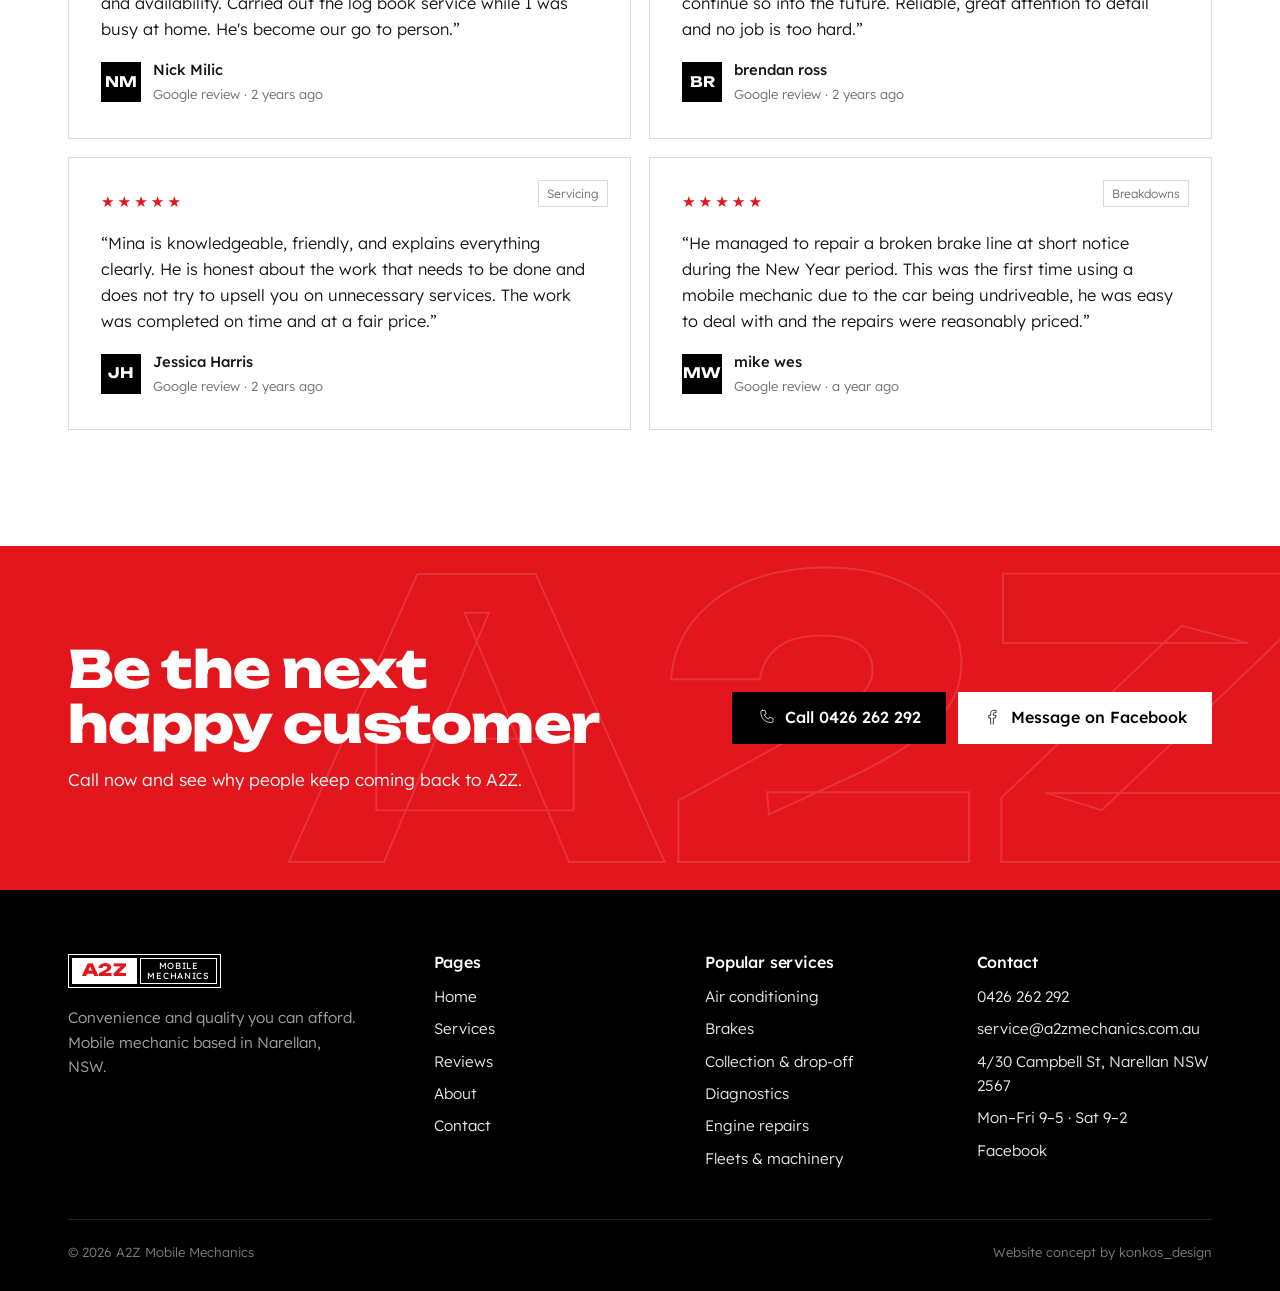
<file: reviews.html>
<!doctype html>
<html lang="en-AU">
<head>
<meta charset="utf-8">
<meta name="viewport" content="width=device-width, initial-scale=1, viewport-fit=cover">
<meta name="robots" content="noindex, nofollow">
<title>Reviews | A2Z Mobile Mechanics Narellan — 5.0 on Google</title>
<meta name="description" content="Read real Google reviews for A2Z Mobile Mechanics in Narellan: 5.0 stars from 85 reviews for servicing, repairs, pink slips and pre-purchase inspections.">
<link rel="canonical" href="https://konkos-design.github.io/a2z-mobile-mechanics/reviews.html">
<meta name="theme-color" content="#000000">
<meta property="og:type" content="website">
<meta property="og:site_name" content="A2Z Mobile Mechanics">
<meta property="og:title" content="Reviews | A2Z Mobile Mechanics Narellan — 5.0 on Google">
<meta property="og:description" content="Read real Google reviews for A2Z Mobile Mechanics in Narellan: 5.0 stars from 85 reviews for servicing, repairs, pink slips and pre-purchase inspections.">
<meta property="og:url" content="https://konkos-design.github.io/a2z-mobile-mechanics/reviews.html">
<meta property="og:image" content="https://konkos-design.github.io/a2z-mobile-mechanics/img/og-image.jpg">
<meta property="og:image:width" content="1200">
<meta property="og:image:height" content="630">
<meta property="og:locale" content="en_AU">
<meta name="twitter:card" content="summary_large_image">
<meta name="twitter:title" content="Reviews | A2Z Mobile Mechanics Narellan — 5.0 on Google">
<meta name="twitter:description" content="Read real Google reviews for A2Z Mobile Mechanics in Narellan: 5.0 stars from 85 reviews for servicing, repairs, pink slips and pre-purchase inspections.">
<meta name="twitter:image" content="https://konkos-design.github.io/a2z-mobile-mechanics/img/og-image.jpg">
<link rel="icon" href="img/favicon.svg" type="image/svg+xml">
<link rel="icon" href="img/favicon-32.png" sizes="32x32" type="image/png">
<link rel="apple-touch-icon" href="img/apple-touch-icon.png">
<link rel="preload" href="fonts/unbounded-latin-800-normal.woff2" as="font" type="font/woff2" crossorigin>
<link rel="stylesheet" href="css/style.css">
<script type="application/ld+json">{"@context": "https://schema.org", "@type": "AutoRepair", "name": "A2Z Mobile Mechanics", "telephone": "+61426262292", "email": "service@a2zmechanics.com.au", "url": "https://konkos-design.github.io/a2z-mobile-mechanics/", "image": "https://konkos-design.github.io/a2z-mobile-mechanics/img/og-image.jpg", "address": {"@type": "PostalAddress", "streetAddress": "4/30 Campbell St", "addressLocality": "Narellan", "addressRegion": "NSW", "postalCode": "2567", "addressCountry": "AU"}, "geo": {"@type": "GeoCoordinates", "latitude": -34.0375211, "longitude": 150.7321163}, "openingHoursSpecification": [{"@type": "OpeningHoursSpecification", "dayOfWeek": ["Monday", "Tuesday", "Wednesday", "Thursday", "Friday"], "opens": "09:00", "closes": "17:00"}, {"@type": "OpeningHoursSpecification", "dayOfWeek": "Saturday", "opens": "09:00", "closes": "14:00"}], "sameAs": ["https://www.facebook.com/AZmobilemech/"]}</script>
</head>
<body>
<a class="skip" href="#main">Skip to content</a>
<header class="site-head">
 <div class="wrap head-in">
  <a href="index.html" aria-label="A2Z Mobile Mechanics — home" style="text-decoration:none"><span class="lockup" aria-hidden="true"><span class="lk-a">A2Z</span><span class="lk-b">Mobile<br>Mechanics</span></span></a>
  <nav class="nav" aria-label="Main"><a href="index.html">Home</a><a href="services.html">Services</a><a href="reviews.html" aria-current=page>Reviews</a><a href="about.html">About</a><a href="contact.html">Contact</a></nav>
  <a class="btn head-call" href="tel:+61426262292"><svg class="" viewBox="0 0 48 48" fill="none" stroke="currentColor" stroke-width="2" stroke-linecap="round" stroke-linejoin="round" aria-hidden="true"><path d="M14 6h7l3 9-5 3a24 24 0 0 0 11 11l3-5 9 3v7a4 4 0 0 1-4 4C21 38 10 27 10 10a4 4 0 0 1 4-4z"/></svg>0426 262 292</a>
  <button class="burger" aria-label="Open menu" aria-expanded="false" aria-controls="mobile-menu"><span></span></button>
 </div>
</header>
<div class="mobile-menu" id="mobile-menu">
 <a class="m-link" href="index.html">Home<small>Start here</small></a><a class="m-link" href="services.html">Services<small>A to Z</small></a><a class="m-link" href="reviews.html" aria-current=page>Reviews<small>5.0 on Google</small></a><a class="m-link" href="about.html">About<small>Meet Mina</small></a><a class="m-link" href="contact.html">Contact<small>Hours & map</small></a>
 <a class="btn" href="tel:+61426262292"><svg class="" viewBox="0 0 48 48" fill="none" stroke="currentColor" stroke-width="2" stroke-linecap="round" stroke-linejoin="round" aria-hidden="true"><path d="M14 6h7l3 9-5 3a24 24 0 0 0 11 11l3-5 9 3v7a4 4 0 0 1-4 4C21 38 10 27 10 10a4 4 0 0 1 4-4z"/></svg>Call 0426 262 292</a>
 <p class="m-meta">Mon–Fri 9am–5pm, Sat 9am–2pm<br>4/30 Campbell St, Narellan NSW 2567</p>
</div>
<main id="main">
<section class="page-hero">
 <span class="ghost-letters" aria-hidden="true">5.0</span>
 <div class="wrap">
  <div class="crumb rv"><a href="index.html">Home</a> / Reviews</div>
  <h1 class="rv d1">5.0 stars from 85 Google reviews</h1>
  <p class="rv d2">Every review below is a real review from the A2Z Mobile Mechanics Google page, shortened in places to fit.</p>
 </div>
</section>
<section class="section">
 <div class="wrap">
  <div class="score-board rv"><div class="score-board-in">
   <div><div class="score-big">5.0</div><span class="stars" aria-hidden="true">★★★★★</span></div>
   <div class="bars" aria-label="Rating breakdown: all 85 reviews are 5 stars">
    <div><span>5</span><i style="--w:100%"></i><span>85</span></div>
    <div><span>4</span><i style="--w:0%"></i><span>0</span></div>
    <div><span>3</span><i style="--w:0%"></i><span>0</span></div>
    <div><span>2</span><i style="--w:0%"></i><span>0</span></div>
    <div><span>1</span><i style="--w:0%"></i><span>0</span></div>
   </div>
   <a class="btn" href="https://www.google.com/maps/place/A2Z+Mobile+Mechanics/@-34.0375211,150.7321163,17z/data=!4m6!3m5!1s0x6b12f11ac2ac6fef:0x6b24c48dd865dbf7!8m2!3d-34.0375211!4d150.7321163" target="_blank" rel="noopener">See them on Google</a>
  </div></div>
  <div class="filters rv" aria-label="Filter reviews by topic"><button type="button" data-f="all" aria-pressed="true">All<span>18</span></button><button type="button" data-f="servicing" aria-pressed="false">Servicing<span>6</span></button><button type="button" data-f="repairs" aria-pressed="false">Repairs<span>7</span></button><button type="button" data-f="breakdown" aria-pressed="false">Breakdowns<span>5</span></button><button type="button" data-f="inspection" aria-pressed="false">Pre-purchase<span>2</span></button><button type="button" data-f="pinkslip" aria-pressed="false">Pink slips<span>2</span></button></div>
  <div class="reviews-grid"><article class="review rv " data-tags="repairs">
 <span class="tag">Repairs</span>
 <div class="r-stars" aria-label="5 out of 5 stars">★★★★★</div>
 <blockquote>“Highly recommend! It&#x27;s not easy finding a mechanic you can trust, but he was honest, upfront, and explained everything clearly. He even showed me what the issue was before starting any work, which I really appreciated. Fair pricing, great communication, and excellent service.”</blockquote>
 <footer><span class="av" aria-hidden="true">LH</span><div><b>Lauren holahan</b><span>Google review · 2 months ago</span></div></footer>
</article><article class="review rv " data-tags="repairs breakdown">
 <span class="tag">Repairs</span>
 <div class="r-stars" aria-label="5 out of 5 stars">★★★★★</div>
 <blockquote>“Mina has gone above and beyond. From the get go he&#x27;s been so helpful — from seeing if he could help me arrange a tow truck, to sourcing parts, to doing an engine rebuild… He&#x27;s fully transparent with all the costs and his communication was top tier. Worth every penny!”</blockquote>
 <footer><span class="av" aria-hidden="true">RH</span><div><b>Ray Hall</b><span>Google review · 8 months ago</span></div></footer>
</article><article class="review rv " data-tags="repairs breakdown">
 <span class="tag">Repairs</span>
 <div class="r-stars" aria-label="5 out of 5 stars">★★★★★</div>
 <blockquote>“Had an urgent issue with my VW… I called Mani and he came to the rescue. He fixed the issue, checked and topped up all fluids, checked all tyre pressures including the spare, and gave honest advice instead of trying to sell unnecessary repairs.”</blockquote>
 <footer><span class="av" aria-hidden="true">BT</span><div><b>B T</b><span>Google review · 3 months ago</span></div></footer>
</article><article class="review rv " data-tags="servicing repairs">
 <span class="tag">Servicing</span>
 <div class="r-stars" aria-label="5 out of 5 stars">★★★★★</div>
 <blockquote>“I can&#x27;t recommend Mina highly enough. He&#x27;s an honest, trustworthy, and highly skilled mechanic who consistently does excellent work. He&#x27;s friendly and patient, explains things clearly without jargon or pressure, and always takes the time to make sure the job is done properly.”</blockquote>
 <footer><span class="av" aria-hidden="true">AD</span><div><b>Abbas Daif</b><span>Google review · 9 months ago</span></div></footer>
</article><article class="review rv " data-tags="breakdown">
 <span class="tag">Breakdowns</span>
 <div class="r-stars" aria-label="5 out of 5 stars">★★★★★</div>
 <blockquote>“As a self employed performer, I need my car. It was SCREAMING for help and my usual mechanic couldn&#x27;t squeeze me in. A2Z came to the rescue and got me on the road in an hour and I even got to my gig on time!”</blockquote>
 <footer><span class="av" aria-hidden="true">PA</span><div><b>Patrick Archer</b><span>Google review · 8 months ago</span></div></footer>
</article><article class="review rv " data-tags="breakdown">
 <span class="tag">Breakdowns</span>
 <div class="r-stars" aria-label="5 out of 5 stars">★★★★★</div>
 <blockquote>“Absolute lifesaver! We broke down the evening before Christmas Eve and called around a few mobile mechanics. Mina managed to squeeze us in the very next day and was incredibly friendly, helpful, and responsive throughout. He even offered to pick up the part himself.”</blockquote>
 <footer><span class="av" aria-hidden="true">IK</span><div><b>Irina K</b><span>Google review · 9 months ago</span></div></footer>
</article><article class="review rv " data-tags="inspection">
 <span class="tag">Pre-purchase</span>
 <div class="r-stars" aria-label="5 out of 5 stars">★★★★★</div>
 <blockquote>“I did a few pre purchase inspections for a few different cars and this was by far my most thorough and well done inspection. He had all the tools needed to do different tests and checks and price was fair.”</blockquote>
 <footer><span class="av" aria-hidden="true">AL</span><div><b>Alexandra Liss</b><span>Google review · 10 months ago</span></div></footer>
</article><article class="review rv " data-tags="inspection">
 <span class="tag">Pre-purchase</span>
 <div class="r-stars" aria-label="5 out of 5 stars">★★★★★</div>
 <blockquote>“A2Z helped me with a pre-purchase inspection and kindly accommodated the inspection around my working hours. They were on time and performed a comprehensive check, advising me on what needed repairing which was very helpful when making my decision.”</blockquote>
 <footer><span class="av" aria-hidden="true">EL</span><div><b>Eugenia Luan</b><span>Google review · 8 months ago</span></div></footer>
</article><article class="review rv " data-tags="servicing">
 <span class="tag">Servicing</span>
 <div class="r-stars" aria-label="5 out of 5 stars">★★★★★</div>
 <blockquote>“Had my car serviced by Mina and his team today, they came and picked up the car and dropped it off when it was done. Completely took the stress away. Very professional and so friendly.”</blockquote>
 <footer><span class="av" aria-hidden="true">JA</span><div><b>Josephine Addie</b><span>Google review · 11 months ago</span></div></footer>
</article><article class="review rv " data-tags="servicing">
 <span class="tag">Servicing</span>
 <div class="r-stars" aria-label="5 out of 5 stars">★★★★★</div>
 <blockquote>“He was right on time, picked up my car, completed the service efficiently, and returned it without any hassle. The pricing was fair with no hidden costs, and he was upfront about everything.”</blockquote>
 <footer><span class="av" aria-hidden="true">AB</span><div><b>Amanda Borg</b><span>Google review · a year ago</span></div></footer>
</article><article class="review rv " data-tags="pinkslip">
 <span class="tag">Pink slips</span>
 <div class="r-stars" aria-label="5 out of 5 stars">★★★★★</div>
 <blockquote>“I was a little short on time to get a pink slip done, so I rang around and came across A2Z and he came out that arvo. Not only that, it was pouring with rain and he still came. It pulled me out of trouble.”</blockquote>
 <footer><span class="av" aria-hidden="true">WS</span><div><b>wayne smith</b><span>Google review · a year ago</span></div></footer>
</article><article class="review rv " data-tags="pinkslip">
 <span class="tag">Pink slips</span>
 <div class="r-stars" aria-label="5 out of 5 stars">★★★★★</div>
 <blockquote>“Mina from A2Z Mobile Mechanics was amazing today! Called this morning for a pink slip which he completed the same day! Was efficient and quick!”</blockquote>
 <footer><span class="av" aria-hidden="true">GU</span><div><b>Giovanna Ufagalilo</b><span>Google review · 2 years ago</span></div></footer>
</article><article class="review rv " data-tags="repairs">
 <span class="tag">Repairs</span>
 <div class="r-stars" aria-label="5 out of 5 stars">★★★★★</div>
 <blockquote>“Mina did an amazing job on my Ranger, very happy with his communication, very professional. My Ranger is running like a dream and I have cold air now in my air conditioning unit.”</blockquote>
 <footer><span class="av" aria-hidden="true">LH</span><div><b>Linda Holmes</b><span>Google review · 7 months ago</span></div></footer>
</article><article class="review rv " data-tags="repairs">
 <span class="tag">Repairs</span>
 <div class="r-stars" aria-label="5 out of 5 stars">★★★★★</div>
 <blockquote>“All work done on my Honda was transparent. Timing belt, tensioner, steering pump all replaced within committed time with professionalism. I checked the parts replacement area, all workmanship done extremely professionally.”</blockquote>
 <footer><span class="av" aria-hidden="true">ZA</span><div><b>Zain Abbas</b><span>Google review · a year ago</span></div></footer>
</article><article class="review rv " data-tags="servicing">
 <span class="tag">Servicing</span>
 <div class="r-stars" aria-label="5 out of 5 stars">★★★★★</div>
 <blockquote>“Mina was super easy to deal with, straightforward with price and availability. Carried out the log book service while I was busy at home. He&#x27;s become our go to person.”</blockquote>
 <footer><span class="av" aria-hidden="true">NM</span><div><b>Nick Milic</b><span>Google review · 2 years ago</span></div></footer>
</article><article class="review rv " data-tags="servicing">
 <span class="tag">Servicing</span>
 <div class="r-stars" aria-label="5 out of 5 stars">★★★★★</div>
 <blockquote>“We use A2Z for our fleet of vehicles &amp; machinery and will continue so into the future. Reliable, great attention to detail and no job is too hard.”</blockquote>
 <footer><span class="av" aria-hidden="true">BR</span><div><b>brendan ross</b><span>Google review · 2 years ago</span></div></footer>
</article><article class="review rv " data-tags="servicing">
 <span class="tag">Servicing</span>
 <div class="r-stars" aria-label="5 out of 5 stars">★★★★★</div>
 <blockquote>“Mina is knowledgeable, friendly, and explains everything clearly. He is honest about the work that needs to be done and does not try to upsell you on unnecessary services. The work was completed on time and at a fair price.”</blockquote>
 <footer><span class="av" aria-hidden="true">JH</span><div><b>Jessica Harris</b><span>Google review · 2 years ago</span></div></footer>
</article><article class="review rv " data-tags="breakdown repairs">
 <span class="tag">Breakdowns</span>
 <div class="r-stars" aria-label="5 out of 5 stars">★★★★★</div>
 <blockquote>“He managed to repair a broken brake line at short notice during the New Year period. This was the first time using a mobile mechanic due to the car being undriveable, he was easy to deal with and the repairs were reasonably priced.”</blockquote>
 <footer><span class="av" aria-hidden="true">MW</span><div><b>mike wes</b><span>Google review · a year ago</span></div></footer>
</article></div>
 </div>
</section>
<section class="cta">
 <span class="az-ghost" aria-hidden="true">A2Z</span>
 <div class="wrap cta-in">
  <div class="rv"><h2>Be the next happy customer</h2><p>Call now and see why people keep coming back to A2Z.</p></div>
  <div class="cta-actions rv d2"><a class="btn on-red" href="tel:+61426262292"><svg class="" viewBox="0 0 48 48" fill="none" stroke="currentColor" stroke-width="2" stroke-linecap="round" stroke-linejoin="round" aria-hidden="true"><path d="M14 6h7l3 9-5 3a24 24 0 0 0 11 11l3-5 9 3v7a4 4 0 0 1-4 4C21 38 10 27 10 10a4 4 0 0 1 4-4z"/></svg>Call 0426 262 292</a><a class="btn white" href="https://www.facebook.com/AZmobilemech/" target="_blank" rel="noopener"><svg class="" viewBox="0 0 48 48" fill="none" stroke="currentColor" stroke-width="2" stroke-linecap="round" stroke-linejoin="round" aria-hidden="true"><path d="M27 42V26h6l1-7h-7v-4c0-2 1-3 3-3h4V6h-6c-6 0-8 4-8 9v4h-5v7h5v16"/></svg>Message on Facebook</a></div>
 </div>
</section>
</main>
<footer class="site-foot">
 <div class="wrap">
  <div class="foot-grid">
   <div><span class="lockup" aria-hidden="true"><span class="lk-a">A2Z</span><span class="lk-b">Mobile<br>Mechanics</span></span><p class="foot-tag">Convenience and quality you can afford. Mobile mechanic based in Narellan, NSW.</p></div>
   <div><h3>Pages</h3><ul><li><a href="index.html">Home</a></li><li><a href="services.html">Services</a></li><li><a href="reviews.html">Reviews</a></li><li><a href="about.html">About</a></li><li><a href="contact.html">Contact</a></li></ul></div>
   <div><h3>Popular services</h3><ul><li><a href="services.html#a">Air conditioning</a></li><li><a href="services.html#b">Brakes</a></li><li><a href="services.html#c">Collection & drop-off</a></li><li><a href="services.html#d">Diagnostics</a></li><li><a href="services.html#e">Engine repairs</a></li><li><a href="services.html#f">Fleets & machinery</a></li></ul></div>
   <div><h3>Contact</h3><ul>
    <li><a href="tel:+61426262292">0426 262 292</a></li>
    <li><a href="mailto:service@a2zmechanics.com.au">service@a2zmechanics.com.au</a></li>
    <li><a href="https://www.google.com/maps/place/A2Z+Mobile+Mechanics/@-34.0375211,150.7321163,17z/data=!4m6!3m5!1s0x6b12f11ac2ac6fef:0x6b24c48dd865dbf7!8m2!3d-34.0375211!4d150.7321163" target="_blank" rel="noopener">4/30 Campbell St, Narellan NSW 2567</a></li>
    <li>Mon–Fri 9–5 · Sat 9–2</li>
    <li><a href="https://www.facebook.com/AZmobilemech/" target="_blank" rel="noopener">Facebook</a></li>
   </ul></div>
  </div>
  <div class="foot-bottom"><span>© <span data-year>2026</span> A2Z Mobile Mechanics</span><span>Website concept by konkos_design</span></div>
 </div>
</footer>
<a class="fab" href="tel:+61426262292" aria-label="Call A2Z Mobile Mechanics on 0426 262 292"><svg class="" viewBox="0 0 48 48" fill="none" stroke="currentColor" stroke-width="2" stroke-linecap="round" stroke-linejoin="round" aria-hidden="true"><path d="M14 6h7l3 9-5 3a24 24 0 0 0 11 11l3-5 9 3v7a4 4 0 0 1-4 4C21 38 10 27 10 10a4 4 0 0 1 4-4z"/></svg></a>
<script src="js/main.js" defer></script>
</body>
</html>
</file>
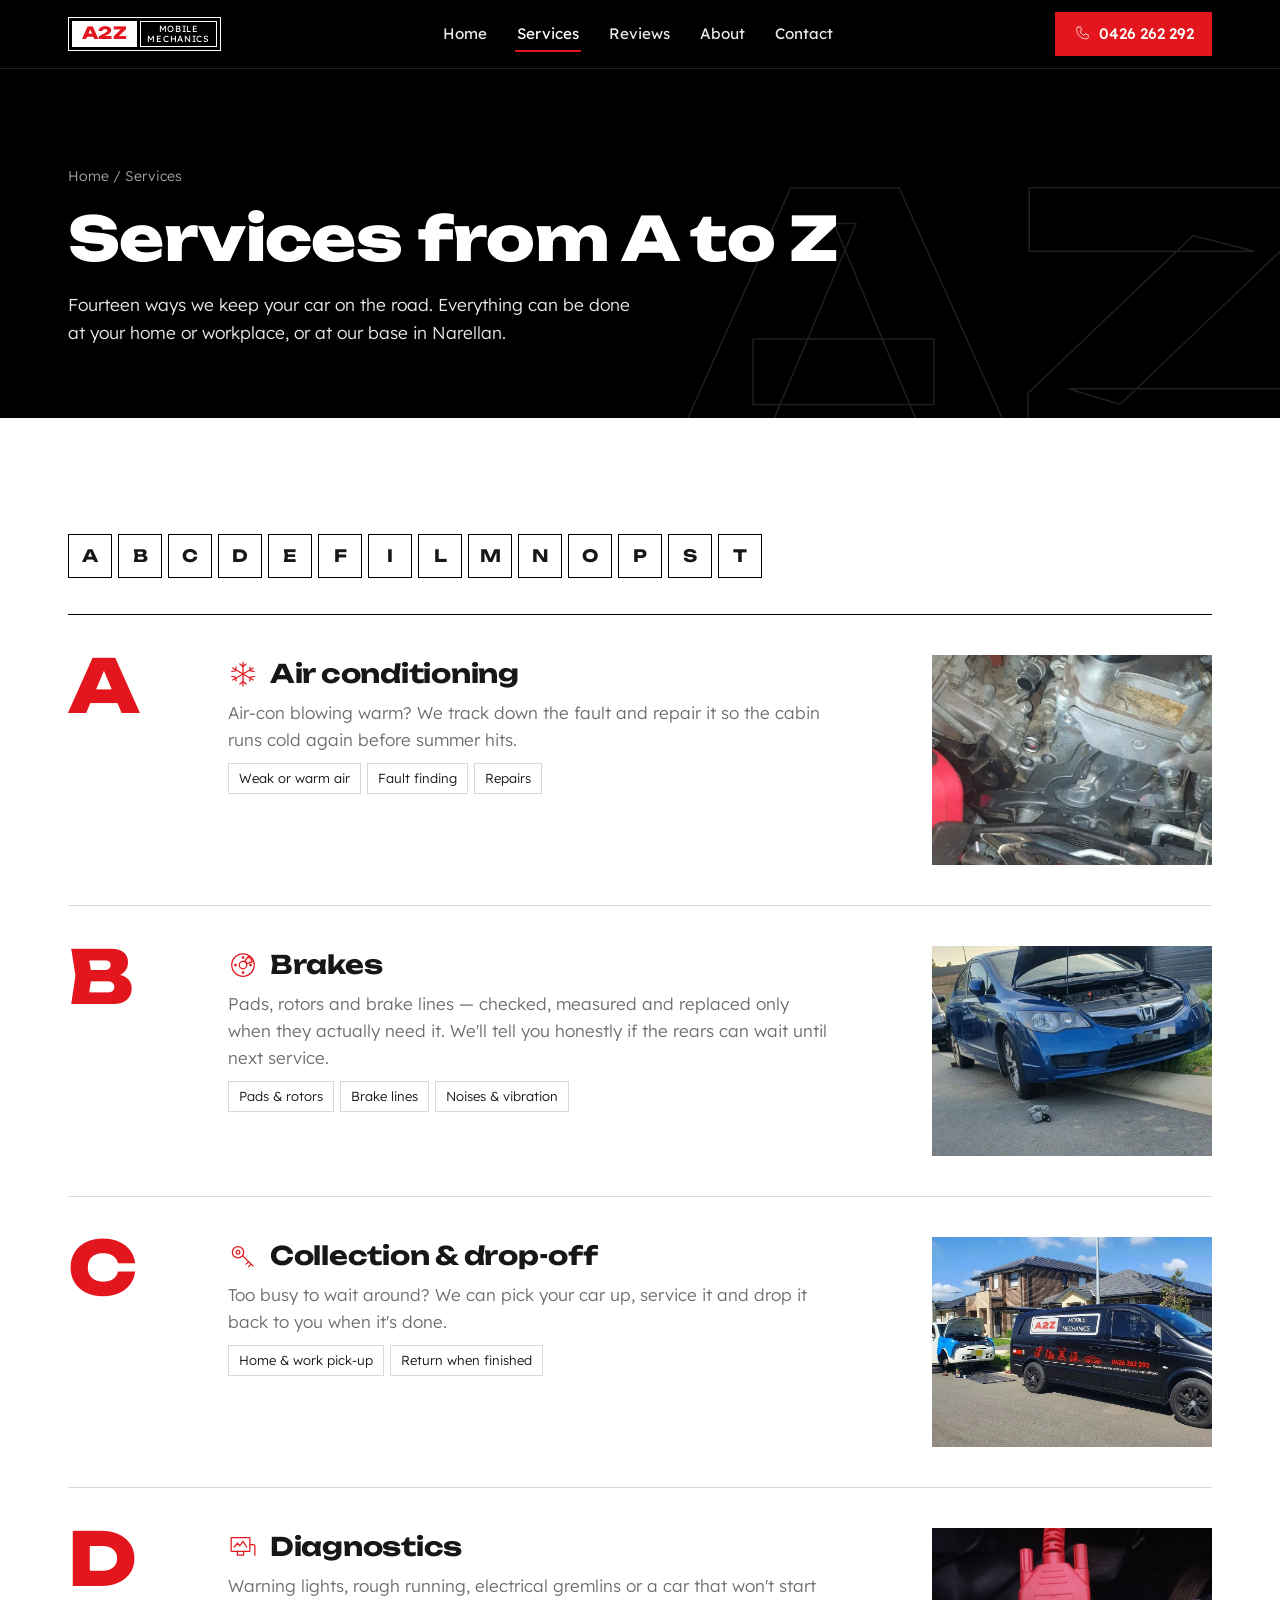
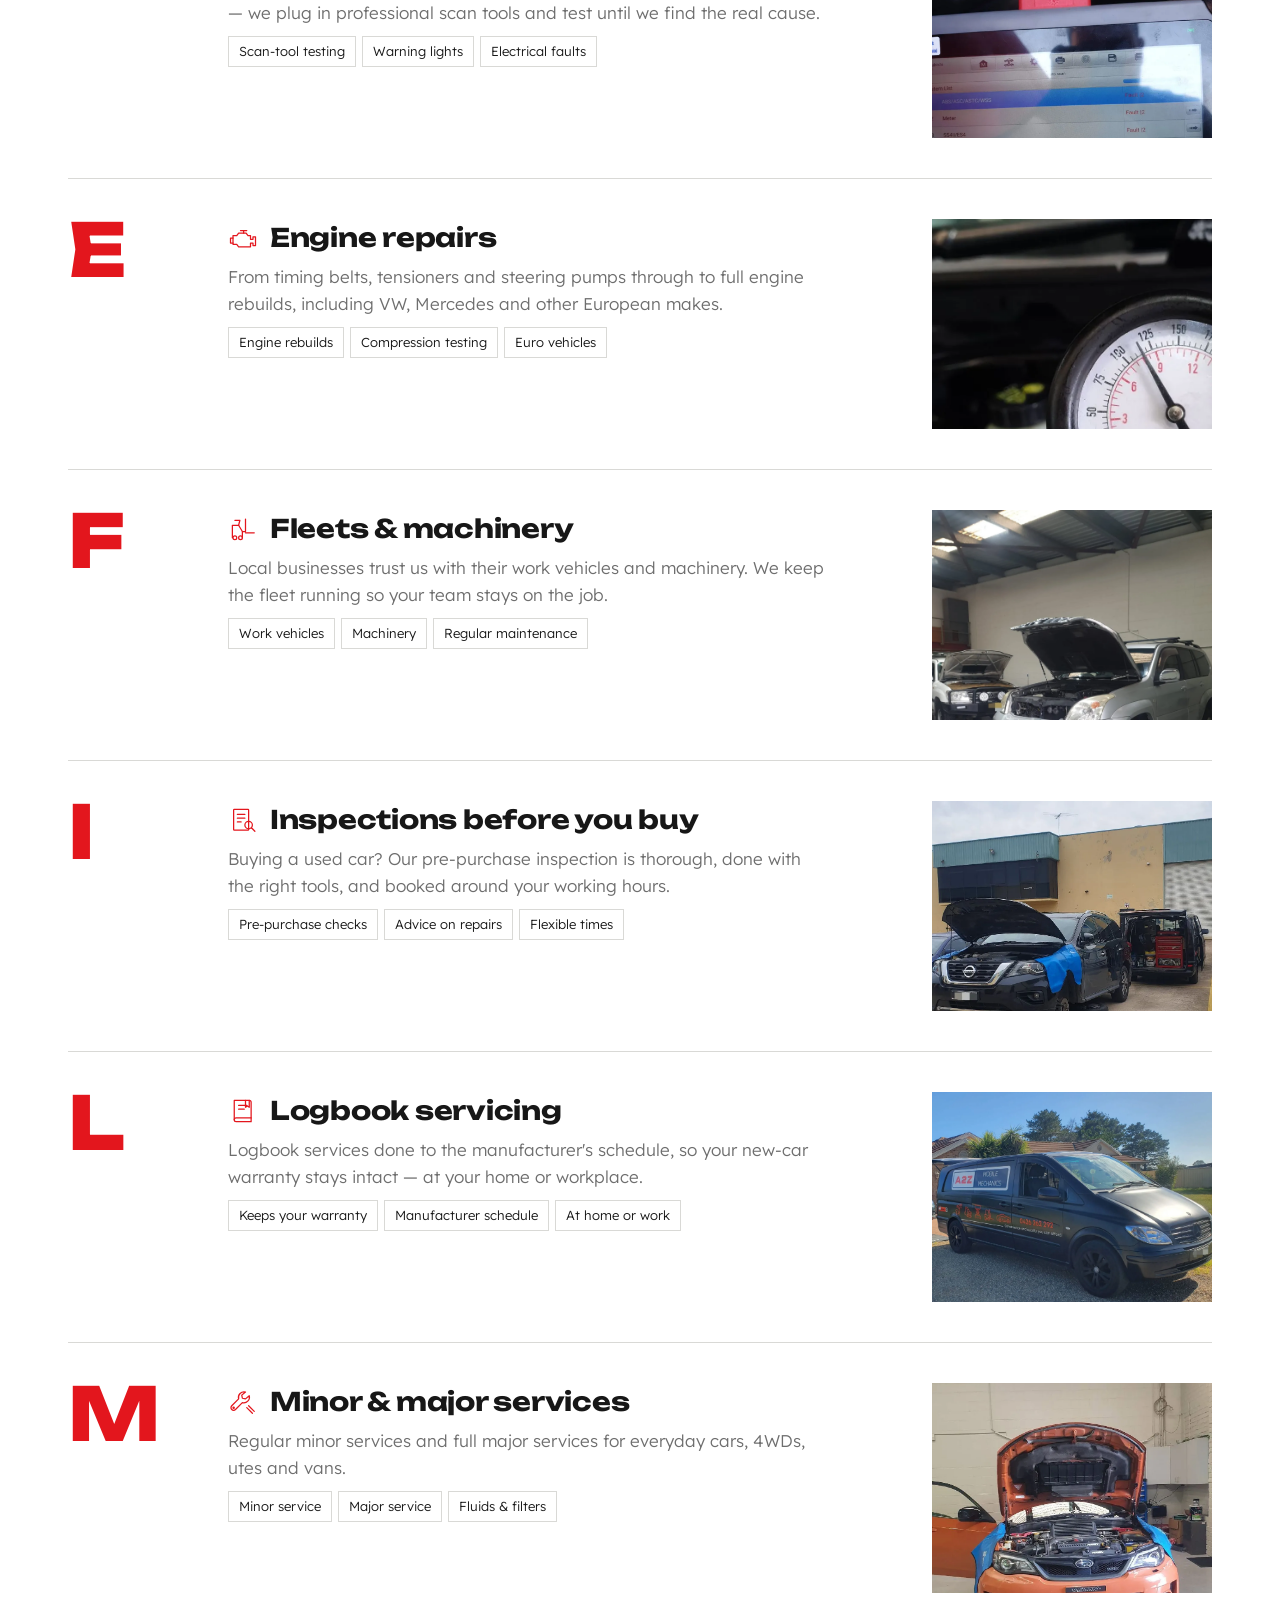
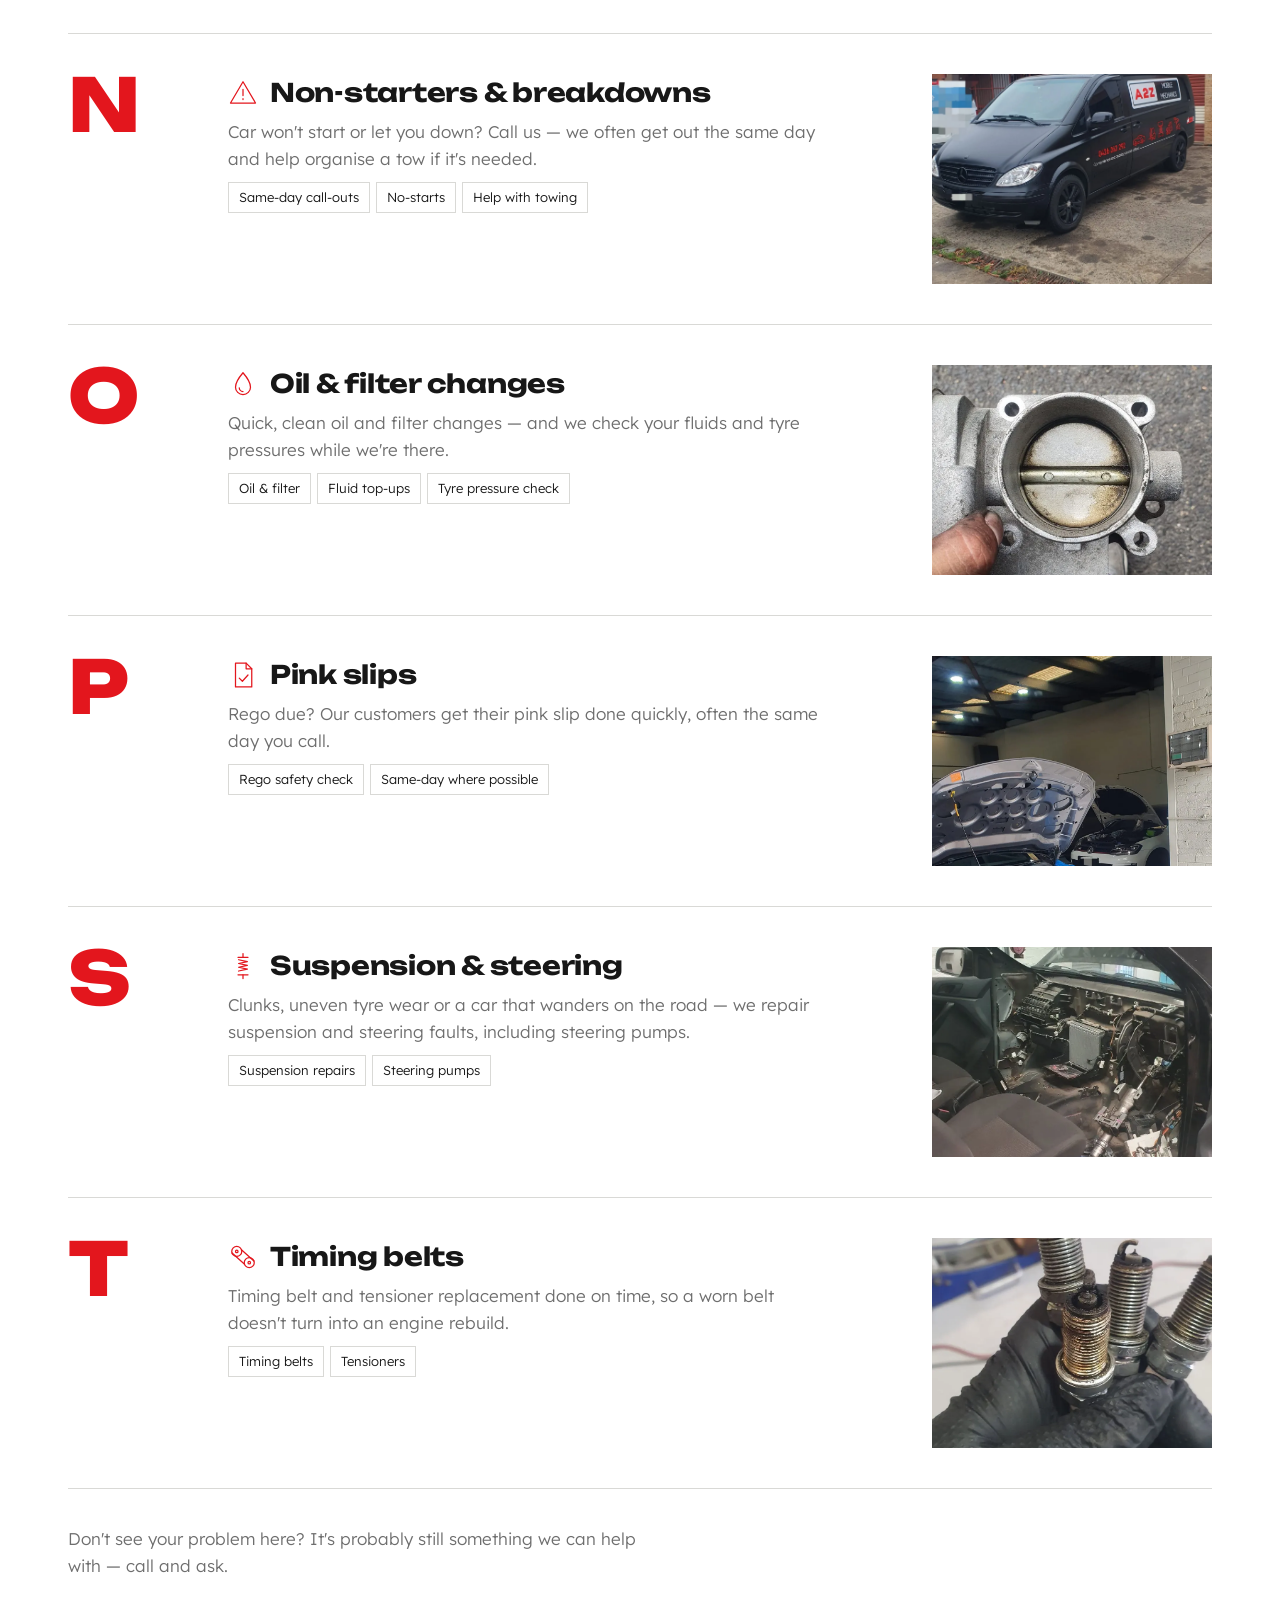
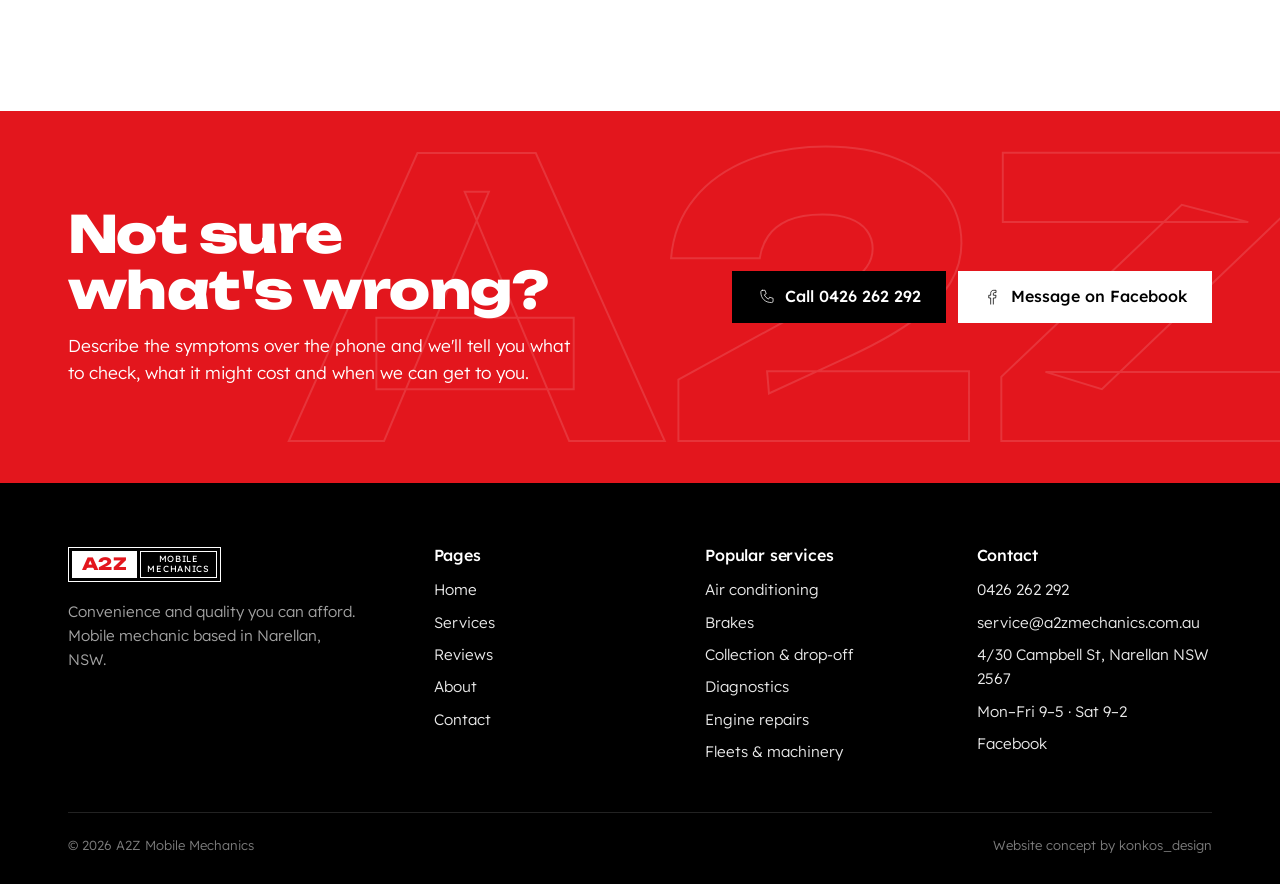
<file: services.html>
<!doctype html>
<html lang="en-AU">
<head>
<meta charset="utf-8">
<meta name="viewport" content="width=device-width, initial-scale=1, viewport-fit=cover">
<meta name="robots" content="noindex, nofollow">
<title>Services | A2Z Mobile Mechanics Narellan</title>
<meta name="description" content="Logbook servicing, brakes, air-con, diagnostics, engine repairs, timing belts, pink slips, pre-purchase inspections and breakdowns — mobile across Narellan.">
<link rel="canonical" href="https://konkos-design.github.io/a2z-mobile-mechanics/services.html">
<meta name="theme-color" content="#000000">
<meta property="og:type" content="website">
<meta property="og:site_name" content="A2Z Mobile Mechanics">
<meta property="og:title" content="Services | A2Z Mobile Mechanics Narellan">
<meta property="og:description" content="Logbook servicing, brakes, air-con, diagnostics, engine repairs, timing belts, pink slips, pre-purchase inspections and breakdowns — mobile across Narellan.">
<meta property="og:url" content="https://konkos-design.github.io/a2z-mobile-mechanics/services.html">
<meta property="og:image" content="https://konkos-design.github.io/a2z-mobile-mechanics/img/og-image.jpg">
<meta property="og:image:width" content="1200">
<meta property="og:image:height" content="630">
<meta property="og:locale" content="en_AU">
<meta name="twitter:card" content="summary_large_image">
<meta name="twitter:title" content="Services | A2Z Mobile Mechanics Narellan">
<meta name="twitter:description" content="Logbook servicing, brakes, air-con, diagnostics, engine repairs, timing belts, pink slips, pre-purchase inspections and breakdowns — mobile across Narellan.">
<meta name="twitter:image" content="https://konkos-design.github.io/a2z-mobile-mechanics/img/og-image.jpg">
<link rel="icon" href="img/favicon.svg" type="image/svg+xml">
<link rel="icon" href="img/favicon-32.png" sizes="32x32" type="image/png">
<link rel="apple-touch-icon" href="img/apple-touch-icon.png">
<link rel="preload" href="fonts/unbounded-latin-800-normal.woff2" as="font" type="font/woff2" crossorigin>
<link rel="stylesheet" href="css/style.css">
<script type="application/ld+json">{"@context": "https://schema.org", "@type": "AutoRepair", "name": "A2Z Mobile Mechanics", "telephone": "+61426262292", "email": "service@a2zmechanics.com.au", "url": "https://konkos-design.github.io/a2z-mobile-mechanics/", "image": "https://konkos-design.github.io/a2z-mobile-mechanics/img/og-image.jpg", "address": {"@type": "PostalAddress", "streetAddress": "4/30 Campbell St", "addressLocality": "Narellan", "addressRegion": "NSW", "postalCode": "2567", "addressCountry": "AU"}, "geo": {"@type": "GeoCoordinates", "latitude": -34.0375211, "longitude": 150.7321163}, "openingHoursSpecification": [{"@type": "OpeningHoursSpecification", "dayOfWeek": ["Monday", "Tuesday", "Wednesday", "Thursday", "Friday"], "opens": "09:00", "closes": "17:00"}, {"@type": "OpeningHoursSpecification", "dayOfWeek": "Saturday", "opens": "09:00", "closes": "14:00"}], "sameAs": ["https://www.facebook.com/AZmobilemech/"]}</script>
</head>
<body>
<a class="skip" href="#main">Skip to content</a>
<header class="site-head">
 <div class="wrap head-in">
  <a href="index.html" aria-label="A2Z Mobile Mechanics — home" style="text-decoration:none"><span class="lockup" aria-hidden="true"><span class="lk-a">A2Z</span><span class="lk-b">Mobile<br>Mechanics</span></span></a>
  <nav class="nav" aria-label="Main"><a href="index.html">Home</a><a href="services.html" aria-current=page>Services</a><a href="reviews.html">Reviews</a><a href="about.html">About</a><a href="contact.html">Contact</a></nav>
  <a class="btn head-call" href="tel:+61426262292"><svg class="" viewBox="0 0 48 48" fill="none" stroke="currentColor" stroke-width="2" stroke-linecap="round" stroke-linejoin="round" aria-hidden="true"><path d="M14 6h7l3 9-5 3a24 24 0 0 0 11 11l3-5 9 3v7a4 4 0 0 1-4 4C21 38 10 27 10 10a4 4 0 0 1 4-4z"/></svg>0426 262 292</a>
  <button class="burger" aria-label="Open menu" aria-expanded="false" aria-controls="mobile-menu"><span></span></button>
 </div>
</header>
<div class="mobile-menu" id="mobile-menu">
 <a class="m-link" href="index.html">Home<small>Start here</small></a><a class="m-link" href="services.html" aria-current=page>Services<small>A to Z</small></a><a class="m-link" href="reviews.html">Reviews<small>5.0 on Google</small></a><a class="m-link" href="about.html">About<small>Meet Mina</small></a><a class="m-link" href="contact.html">Contact<small>Hours & map</small></a>
 <a class="btn" href="tel:+61426262292"><svg class="" viewBox="0 0 48 48" fill="none" stroke="currentColor" stroke-width="2" stroke-linecap="round" stroke-linejoin="round" aria-hidden="true"><path d="M14 6h7l3 9-5 3a24 24 0 0 0 11 11l3-5 9 3v7a4 4 0 0 1-4 4C21 38 10 27 10 10a4 4 0 0 1 4-4z"/></svg>Call 0426 262 292</a>
 <p class="m-meta">Mon–Fri 9am–5pm, Sat 9am–2pm<br>4/30 Campbell St, Narellan NSW 2567</p>
</div>
<main id="main">
<section class="page-hero">
 <span class="ghost-letters" aria-hidden="true">AZ</span>
 <div class="wrap">
  <div class="crumb rv"><a href="index.html">Home</a> / Services</div>
  <h1 class="rv d1">Services from A to Z</h1>
  <p class="rv d2">Fourteen ways we keep your car on the road. Everything can be done at your home or workplace, or at our base in Narellan.</p>
 </div>
</section>
<section class="section">
 <div class="wrap">
  <nav class="svc-index rv" aria-label="Jump to a service"><a href="#a" aria-label="Air conditioning">A</a><a href="#b" aria-label="Brakes">B</a><a href="#c" aria-label="Collection & drop-off">C</a><a href="#d" aria-label="Diagnostics">D</a><a href="#e" aria-label="Engine repairs">E</a><a href="#f" aria-label="Fleets & machinery">F</a><a href="#i" aria-label="Inspections before you buy">I</a><a href="#l" aria-label="Logbook servicing">L</a><a href="#m" aria-label="Minor & major services">M</a><a href="#n" aria-label="Non-starters & breakdowns">N</a><a href="#o" aria-label="Oil & filter changes">O</a><a href="#p" aria-label="Pink slips">P</a><a href="#s" aria-label="Suspension & steering">S</a><a href="#t" aria-label="Timing belts">T</a></nav>
  <div class="svc-list"><article class="svc rv" id="a">
 <div class="svc-letter" aria-hidden="true">A</div>
 <div class="svc-body"><h3><svg class="" viewBox="0 0 48 48" fill="none" stroke="currentColor" stroke-width="2" stroke-linecap="round" stroke-linejoin="round" aria-hidden="true"><path d="M24 5v38M7.5 14.5l33 19M7.5 33.5l33-19"/><path d="M19 8l5 4 5-4M19 40l5-4 5 4M6 20l6-1 1-6M42 28l-6 1-1 6M6 28l6 1 1 6M42 20l-6-1-1-6"/></svg>Air conditioning</h3><p>Air-con blowing warm? We track down the fault and repair it so the cabin runs cold again before summer hits.</p><ul><li>Weak or warm air</li><li>Fault finding</li><li>Repairs</li></ul></div>
 <div class="svc-photo"><img src="img/engine-bay.webp" alt="" loading="lazy"></div>
</article><article class="svc rv" id="b">
 <div class="svc-letter" aria-hidden="true">B</div>
 <div class="svc-body"><h3><svg class="" viewBox="0 0 48 48" fill="none" stroke="currentColor" stroke-width="2" stroke-linecap="round" stroke-linejoin="round" aria-hidden="true"><circle cx="24" cy="24" r="18"/><circle cx="24" cy="24" r="6"/><path d="M33 10a18 18 0 0 1 6 9l-9 3a8 8 0 0 0-3-5z" fill="currentColor" fill-opacity=".15"/><circle cx="24" cy="12" r="1.2" fill="currentColor"/><circle cx="12" cy="24" r="1.2" fill="currentColor"/><circle cx="24" cy="36" r="1.2" fill="currentColor"/><circle cx="36" cy="24" r="1.2" fill="currentColor"/></svg>Brakes</h3><p>Pads, rotors and brake lines — checked, measured and replaced only when they actually need it. We'll tell you honestly if the rears can wait until next service.</p><ul><li>Pads & rotors</li><li>Brake lines</li><li>Noises & vibration</li></ul></div>
 <div class="svc-photo"><img src="img/honda-street.webp" alt="" loading="lazy"></div>
</article><article class="svc rv" id="c">
 <div class="svc-letter" aria-hidden="true">C</div>
 <div class="svc-body"><h3><svg class="" viewBox="0 0 48 48" fill="none" stroke="currentColor" stroke-width="2" stroke-linecap="round" stroke-linejoin="round" aria-hidden="true"><circle cx="16" cy="18" r="9"/><circle cx="16" cy="18" r="3"/><path d="M23 23l17 17M33 33l-4 4M37 37l-4 4"/></svg>Collection & drop-off</h3><p>Too busy to wait around? We can pick your car up, service it and drop it back to you when it's done.</p><ul><li>Home & work pick-up</li><li>Return when finished</li></ul></div>
 <div class="svc-photo"><img src="img/job-street.webp" alt="" loading="lazy"></div>
</article><article class="svc rv" id="d">
 <div class="svc-letter" aria-hidden="true">D</div>
 <div class="svc-body"><h3><svg class="" viewBox="0 0 48 48" fill="none" stroke="currentColor" stroke-width="2" stroke-linecap="round" stroke-linejoin="round" aria-hidden="true"><rect x="5" y="9" width="30" height="22" rx="1"/><path d="M10 24l5-6 4 4 5-7 6 9"/><path d="M35 20h5a3 3 0 0 1 3 3v14"/><path d="M15 31v6h10v-6"/></svg>Diagnostics</h3><p>Warning lights, rough running, electrical gremlins or a car that won't start — we plug in professional scan tools and test until we find the real cause.</p><ul><li>Scan-tool testing</li><li>Warning lights</li><li>Electrical faults</li></ul></div>
 <div class="svc-photo"><img src="img/diagnostics.webp" alt="" loading="lazy"></div>
</article><article class="svc rv" id="e">
 <div class="svc-letter" aria-hidden="true">E</div>
 <div class="svc-body"><h3><svg class="" viewBox="0 0 48 48" fill="none" stroke="currentColor" stroke-width="2" stroke-linecap="round" stroke-linejoin="round" aria-hidden="true"><path d="M8 20h6l3-4h12l3 4h4v6h4v-4h4v14h-4v-4h-4v6H17l-3-4H8z"/><path d="M8 24H4v8h4M20 12h10M25 12v4"/></svg>Engine repairs</h3><p>From timing belts, tensioners and steering pumps through to full engine rebuilds, including VW, Mercedes and other European makes.</p><ul><li>Engine rebuilds</li><li>Compression testing</li><li>Euro vehicles</li></ul></div>
 <div class="svc-photo"><img src="img/compression-test.webp" alt="" loading="lazy"></div>
</article><article class="svc rv" id="f">
 <div class="svc-letter" aria-hidden="true">F</div>
 <div class="svc-body"><h3><svg class="" viewBox="0 0 48 48" fill="none" stroke="currentColor" stroke-width="2" stroke-linecap="round" stroke-linejoin="round" aria-hidden="true"><path d="M7 38V18h10l6 10v10"/><path d="M17 18l2-8h-8"/><path d="M23 28h5V8M28 30h14"/><circle cx="11" cy="38" r="3"/><circle cx="20" cy="38" r="3"/></svg>Fleets & machinery</h3><p>Local businesses trust us with their work vehicles and machinery. We keep the fleet running so your team stays on the job.</p><ul><li>Work vehicles</li><li>Machinery</li><li>Regular maintenance</li></ul></div>
 <div class="svc-photo"><img src="img/workshop-4wd.webp" alt="" loading="lazy"></div>
</article><article class="svc rv" id="i">
 <div class="svc-letter" aria-hidden="true">I</div>
 <div class="svc-body"><h3><svg class="" viewBox="0 0 48 48" fill="none" stroke="currentColor" stroke-width="2" stroke-linecap="round" stroke-linejoin="round" aria-hidden="true"><rect x="9" y="7" width="24" height="33" rx="1"/><path d="M15 15h12M15 21h12M15 27h6"/><circle cx="33" cy="32" r="6"/><path d="M37.5 36.5L43 42"/></svg>Inspections before you buy</h3><p>Buying a used car? Our pre-purchase inspection is thorough, done with the right tools, and booked around your working hours.</p><ul><li>Pre-purchase checks</li><li>Advice on repairs</li><li>Flexible times</li></ul></div>
 <div class="svc-photo"><img src="img/nissan-job.webp" alt="" loading="lazy"></div>
</article><article class="svc rv" id="l">
 <div class="svc-letter" aria-hidden="true">L</div>
 <div class="svc-body"><h3><svg class="" viewBox="0 0 48 48" fill="none" stroke="currentColor" stroke-width="2" stroke-linecap="round" stroke-linejoin="round" aria-hidden="true"><path d="M10 7h24a3 3 0 0 1 3 3v31H13a3 3 0 0 1-3-3z"/><path d="M10 38a3 3 0 0 1 3-3h24"/><path d="M17 15h13M17 21h9"/><path d="M28 7v11l3-2 3 2V7"/></svg>Logbook servicing</h3><p>Logbook services done to the manufacturer's schedule, so your new-car warranty stays intact — at your home or workplace.</p><ul><li>Keeps your warranty</li><li>Manufacturer schedule</li><li>At home or work</li></ul></div>
 <div class="svc-photo"><img src="img/van-hero.webp" alt="" loading="lazy"></div>
</article><article class="svc rv" id="m">
 <div class="svc-letter" aria-hidden="true">M</div>
 <div class="svc-body"><h3><svg class="" viewBox="0 0 48 48" fill="none" stroke="currentColor" stroke-width="2" stroke-linecap="round" stroke-linejoin="round" aria-hidden="true"><path d="M28 8a9 9 0 0 0-11 11L6 30a4 4 0 0 0 6 6l11-11a9 9 0 0 0 11-11l-6 5-5-1-1-5z"/><circle cx="9" cy="33" r="1" fill="currentColor"/><path d="M33 30l9 9M30 33l9 9"/></svg>Minor & major services</h3><p>Regular minor services and full major services for everyday cars, 4WDs, utes and vans.</p><ul><li>Minor service</li><li>Major service</li><li>Fluids & filters</li></ul></div>
 <div class="svc-photo"><img src="img/subaru-workshop.webp" alt="" loading="lazy"></div>
</article><article class="svc rv" id="n">
 <div class="svc-letter" aria-hidden="true">N</div>
 <div class="svc-body"><h3><svg class="" viewBox="0 0 48 48" fill="none" stroke="currentColor" stroke-width="2" stroke-linecap="round" stroke-linejoin="round" aria-hidden="true"><path d="M24 6L44 40H4z"/><path d="M24 18v10M24 33v1.5"/></svg>Non-starters & breakdowns</h3><p>Car won't start or let you down? Call us — we often get out the same day and help organise a tow if it's needed.</p><ul><li>Same-day call-outs</li><li>No-starts</li><li>Help with towing</li></ul></div>
 <div class="svc-photo"><img src="img/van-workshop.webp" alt="" loading="lazy"></div>
</article><article class="svc rv" id="o">
 <div class="svc-letter" aria-hidden="true">O</div>
 <div class="svc-body"><h3><svg class="" viewBox="0 0 48 48" fill="none" stroke="currentColor" stroke-width="2" stroke-linecap="round" stroke-linejoin="round" aria-hidden="true"><path d="M24 6s12 14 12 23a12 12 0 0 1-24 0c0-9 12-23 12-23z"/><path d="M18 30a6 6 0 0 0 6 6"/></svg>Oil & filter changes</h3><p>Quick, clean oil and filter changes — and we check your fluids and tyre pressures while we're there.</p><ul><li>Oil & filter</li><li>Fluid top-ups</li><li>Tyre pressure check</li></ul></div>
 <div class="svc-photo"><img src="img/throttle-body.webp" alt="" loading="lazy"></div>
</article><article class="svc rv" id="p">
 <div class="svc-letter" aria-hidden="true">P</div>
 <div class="svc-body"><h3><svg class="" viewBox="0 0 48 48" fill="none" stroke="currentColor" stroke-width="2" stroke-linecap="round" stroke-linejoin="round" aria-hidden="true"><path d="M12 5h17l9 9v29H12z"/><path d="M29 5v9h9"/><path d="M18 29l5 5 9-10"/></svg>Pink slips</h3><p>Rego due? Our customers get their pink slip done quickly, often the same day you call.</p><ul><li>Rego safety check</li><li>Same-day where possible</li></ul></div>
 <div class="svc-photo"><img src="img/workshop-merc.webp" alt="" loading="lazy"></div>
</article><article class="svc rv" id="s">
 <div class="svc-letter" aria-hidden="true">S</div>
 <div class="svc-body"><h3><svg class="" viewBox="0 0 48 48" fill="none" stroke="currentColor" stroke-width="2" stroke-linecap="round" stroke-linejoin="round" aria-hidden="true"><path d="M24 4v6M24 38v6"/><path d="M16 10h16M16 38h16"/><path d="M17 14l14 3-14 3 14 3-14 3 14 3-14 3"/></svg>Suspension & steering</h3><p>Clunks, uneven tyre wear or a car that wanders on the road — we repair suspension and steering faults, including steering pumps.</p><ul><li>Suspension repairs</li><li>Steering pumps</li></ul></div>
 <div class="svc-photo"><img src="img/dash-repair.webp" alt="" loading="lazy"></div>
</article><article class="svc rv" id="t">
 <div class="svc-letter" aria-hidden="true">T</div>
 <div class="svc-body"><h3><svg class="" viewBox="0 0 48 48" fill="none" stroke="currentColor" stroke-width="2" stroke-linecap="round" stroke-linejoin="round" aria-hidden="true"><circle cx="14" cy="15" r="8"/><circle cx="34" cy="33" r="8"/><circle cx="14" cy="15" r="2"/><circle cx="34" cy="33" r="2"/><path d="M6.5 17.5L26.5 35.5M21.5 12.5l20 18"/></svg>Timing belts</h3><p>Timing belt and tensioner replacement done on time, so a worn belt doesn't turn into an engine rebuild.</p><ul><li>Timing belts</li><li>Tensioners</li></ul></div>
 <div class="svc-photo"><img src="img/spark-plugs.webp" alt="" loading="lazy"></div>
</article></div>
  <p class="rv" style="margin-top:36px;color:var(--steel);max-width:60ch">Don't see your problem here? It's probably still something we can help with — call and ask.</p>
 </div>
</section>
<section class="cta">
 <span class="az-ghost" aria-hidden="true">A2Z</span>
 <div class="wrap cta-in">
  <div class="rv"><h2>Not sure what's wrong?</h2><p>Describe the symptoms over the phone and we'll tell you what to check, what it might cost and when we can get to you.</p></div>
  <div class="cta-actions rv d2"><a class="btn on-red" href="tel:+61426262292"><svg class="" viewBox="0 0 48 48" fill="none" stroke="currentColor" stroke-width="2" stroke-linecap="round" stroke-linejoin="round" aria-hidden="true"><path d="M14 6h7l3 9-5 3a24 24 0 0 0 11 11l3-5 9 3v7a4 4 0 0 1-4 4C21 38 10 27 10 10a4 4 0 0 1 4-4z"/></svg>Call 0426 262 292</a><a class="btn white" href="https://www.facebook.com/AZmobilemech/" target="_blank" rel="noopener"><svg class="" viewBox="0 0 48 48" fill="none" stroke="currentColor" stroke-width="2" stroke-linecap="round" stroke-linejoin="round" aria-hidden="true"><path d="M27 42V26h6l1-7h-7v-4c0-2 1-3 3-3h4V6h-6c-6 0-8 4-8 9v4h-5v7h5v16"/></svg>Message on Facebook</a></div>
 </div>
</section>
</main>
<footer class="site-foot">
 <div class="wrap">
  <div class="foot-grid">
   <div><span class="lockup" aria-hidden="true"><span class="lk-a">A2Z</span><span class="lk-b">Mobile<br>Mechanics</span></span><p class="foot-tag">Convenience and quality you can afford. Mobile mechanic based in Narellan, NSW.</p></div>
   <div><h3>Pages</h3><ul><li><a href="index.html">Home</a></li><li><a href="services.html">Services</a></li><li><a href="reviews.html">Reviews</a></li><li><a href="about.html">About</a></li><li><a href="contact.html">Contact</a></li></ul></div>
   <div><h3>Popular services</h3><ul><li><a href="services.html#a">Air conditioning</a></li><li><a href="services.html#b">Brakes</a></li><li><a href="services.html#c">Collection & drop-off</a></li><li><a href="services.html#d">Diagnostics</a></li><li><a href="services.html#e">Engine repairs</a></li><li><a href="services.html#f">Fleets & machinery</a></li></ul></div>
   <div><h3>Contact</h3><ul>
    <li><a href="tel:+61426262292">0426 262 292</a></li>
    <li><a href="mailto:service@a2zmechanics.com.au">service@a2zmechanics.com.au</a></li>
    <li><a href="https://www.google.com/maps/place/A2Z+Mobile+Mechanics/@-34.0375211,150.7321163,17z/data=!4m6!3m5!1s0x6b12f11ac2ac6fef:0x6b24c48dd865dbf7!8m2!3d-34.0375211!4d150.7321163" target="_blank" rel="noopener">4/30 Campbell St, Narellan NSW 2567</a></li>
    <li>Mon–Fri 9–5 · Sat 9–2</li>
    <li><a href="https://www.facebook.com/AZmobilemech/" target="_blank" rel="noopener">Facebook</a></li>
   </ul></div>
  </div>
  <div class="foot-bottom"><span>© <span data-year>2026</span> A2Z Mobile Mechanics</span><span>Website concept by konkos_design</span></div>
 </div>
</footer>
<a class="fab" href="tel:+61426262292" aria-label="Call A2Z Mobile Mechanics on 0426 262 292"><svg class="" viewBox="0 0 48 48" fill="none" stroke="currentColor" stroke-width="2" stroke-linecap="round" stroke-linejoin="round" aria-hidden="true"><path d="M14 6h7l3 9-5 3a24 24 0 0 0 11 11l3-5 9 3v7a4 4 0 0 1-4 4C21 38 10 27 10 10a4 4 0 0 1 4-4z"/></svg></a>
<script src="js/main.js" defer></script>
</body>
</html>
</file>
<file: css/style.css>
/* A2Z Mobile Mechanics — demo concept by konkos_design */
@font-face{font-family:"Unbounded";font-style:normal;font-weight:700;font-display:swap;src:url(../fonts/unbounded-latin-700-normal.woff2) format("woff2")}
@font-face{font-family:"Unbounded";font-style:normal;font-weight:800;font-display:swap;src:url(../fonts/unbounded-latin-800-normal.woff2) format("woff2")}
@font-face{font-family:"Lexend";font-style:normal;font-weight:300;font-display:swap;src:url(../fonts/lexend-latin-300-normal.woff2) format("woff2")}
@font-face{font-family:"Lexend";font-style:normal;font-weight:400;font-display:swap;src:url(../fonts/lexend-latin-400-normal.woff2) format("woff2")}
@font-face{font-family:"Lexend";font-style:normal;font-weight:500;font-display:swap;src:url(../fonts/lexend-latin-500-normal.woff2) format("woff2")}

:root{
  --red:#E3161D;
  --red-deep:#B80F15;
  --black:#000;
  --ink:#171717;
  --paper:#fff;
  --mist:#EEEEEC;
  --line:#D9D9D6;
  --steel:#6E6E6E;
  --on-dark:#E9E9E9;
  --muted-dark:#A3A3A3;
  --display:"Unbounded",system-ui,sans-serif;
  --body:"Lexend",system-ui,sans-serif;
  --gutter:clamp(16px,4vw,48px);
  --max:1240px;
  --ease:cubic-bezier(.2,.75,.2,1);
}
*,*::before,*::after{box-sizing:border-box}
html{-webkit-text-size-adjust:100%}
@media(prefers-reduced-motion:no-preference){html:focus-within{scroll-behavior:smooth}}
body{margin:0;font-family:var(--body);font-weight:300;font-size:1.0625rem;line-height:1.6;color:var(--ink);background:var(--paper);overflow-x:hidden}
img{max-width:100%;display:block}
a{color:inherit}
h1,h2,h3{font-family:var(--display);font-weight:700;line-height:1.08;letter-spacing:-.01em;margin:0;text-wrap:balance}
p{margin:0 0 1em}
.wrap{width:100%;max-width:var(--max);margin:0 auto;padding:0 var(--gutter)}
.skip{position:absolute;left:-999px;top:8px;background:var(--red);color:#fff;padding:10px 16px;z-index:200}
.skip:focus{left:8px}
:focus-visible{outline:3px solid var(--red);outline-offset:4px}

/* ---------- Logo lockup (recreated from the A2Z van/logo) ---------- */
.lockup{display:inline-flex;align-items:stretch;text-decoration:none;background:#000;border:1.5px solid #fff;padding:3px;gap:3px;flex-shrink:0}
.lockup .lk-a{background:#fff;color:var(--red);font-family:var(--display);font-weight:800;font-size:1.05rem;letter-spacing:.02em;display:grid;place-items:center;padding:.28em .6em .3em;line-height:1}
.lockup .lk-b{color:#fff;font-family:var(--body);font-weight:400;font-size:.56rem;line-height:1.15;letter-spacing:.08em;display:grid;place-content:center;text-align:center;padding:0 .7em;border:1px solid #fff;text-transform:uppercase}
.lockup.big .lk-a{font-size:clamp(2rem,6vw,3.2rem)}
.lockup.big .lk-b{font-size:clamp(.8rem,1.8vw,1.05rem);padding:0 1em}

/* ---------- Buttons ---------- */
.btn{--bg:var(--red);--fg:#fff;--fill:#000;position:relative;display:inline-flex;align-items:center;justify-content:center;gap:.6em;min-height:52px;padding:.8em 1.5em;font-family:var(--body);font-weight:500;font-size:1rem;line-height:1.1;text-decoration:none;color:var(--fg);background:var(--bg);border:1.5px solid var(--bg);overflow:hidden;isolation:isolate;cursor:pointer;transition:transform .25s var(--ease),color .3s;white-space:nowrap}
.btn::before{content:"";position:absolute;inset:0;background:var(--fill);transform:scaleX(0);transform-origin:left;transition:transform .45s var(--ease);z-index:-1}
.btn:hover::before,.btn:focus-visible::before{transform:scaleX(1)}
.btn:active{transform:scale(.97)}
.btn svg{width:1.15em;height:1.15em;flex-shrink:0;transition:transform .35s var(--ease)}
.btn:hover svg{transform:rotate(-12deg) scale(1.1)}
.btn.ghost{--bg:transparent;--fg:currentColor;--fill:var(--red);border-color:currentColor}
.btn.ghost:hover{color:#fff;border-color:var(--red)}
.btn.white{--bg:#fff;--fg:#000;--fill:var(--black)}
.btn.white:hover{color:#fff}
.btn.on-red{--bg:#000;--fg:#fff;--fill:#fff}
.btn.on-red:hover{color:#000}
.textlink{font-weight:500;text-decoration:none;background:linear-gradient(currentColor,currentColor) left bottom/100% 1.5px no-repeat;padding-bottom:3px;transition:background-size .35s var(--ease),color .2s}
.textlink:hover{background-size:0 1.5px;color:var(--red)}

/* ---------- Header ---------- */
.site-head{position:sticky;top:0;z-index:100;background:#000;color:#fff;border-bottom:1px solid #222;transition:box-shadow .3s}
.site-head.scrolled{box-shadow:0 8px 30px rgba(0,0,0,.35)}
.head-in{display:flex;align-items:center;justify-content:space-between;gap:16px;min-height:68px}
.nav{display:none}
.nav a{position:relative;text-decoration:none;font-size:.95rem;font-weight:400;color:var(--on-dark);padding:8px 2px;transition:color .2s}
.nav a::after{content:"";position:absolute;left:0;right:0;bottom:2px;height:2px;background:var(--red);transform:scaleX(0);transform-origin:right;transition:transform .35s var(--ease)}
.nav a:hover,.nav a[aria-current=page]{color:#fff}
.nav a:hover::after,.nav a[aria-current=page]::after{transform:scaleX(1);transform-origin:left}
.head-call{display:none}
.burger{width:48px;height:48px;display:grid;place-items:center;background:var(--red);border:0;color:#fff;cursor:pointer;transition:background .25s}
.burger:hover{background:var(--red-deep)}
.burger span{display:block;width:20px;height:2px;background:#fff;position:relative;transition:background .2s}
.burger span::before,.burger span::after{content:"";position:absolute;left:0;width:20px;height:2px;background:#fff;transition:transform .35s var(--ease)}
.burger span::before{top:-6px}.burger span::after{top:6px}
.menu-open .burger span{background:transparent}
.menu-open .burger span::before{transform:translateY(6px) rotate(45deg)}
.menu-open .burger span::after{transform:translateY(-6px) rotate(-45deg)}
.mobile-menu{position:fixed;inset:68px 0 0 0;background:#000;color:#fff;z-index:99;padding:28px var(--gutter) 40px;display:flex;flex-direction:column;gap:6px;transform:translateY(-8px);opacity:0;visibility:hidden;transition:opacity .3s,transform .4s var(--ease),visibility .3s;overflow-y:auto}
.menu-open .mobile-menu{opacity:1;transform:none;visibility:visible}
.mobile-menu a.m-link{font-family:var(--display);font-weight:700;font-size:1.7rem;text-decoration:none;padding:12px 0;border-bottom:1px solid #222;display:flex;justify-content:space-between;align-items:center}
.mobile-menu a.m-link small{font-family:var(--body);font-weight:300;font-size:.8rem;color:var(--muted-dark)}
.mobile-menu a.m-link[aria-current=page]{color:var(--red)}
.mobile-menu .btn{margin-top:24px}
.mobile-menu .m-meta{margin-top:18px;color:var(--muted-dark);font-size:.9rem}
@media(min-width:960px){
  .nav{display:flex;gap:26px}
  .head-call{display:inline-flex;min-height:44px;padding:.6em 1.1em;font-size:.95rem}
  .burger,.mobile-menu{display:none}
}

/* ---------- Hero ---------- */
.hero{background:#000;color:#fff;position:relative;overflow:hidden}
.hero-grid{display:grid;gap:36px;padding-top:44px;padding-bottom:64px}
.hero-kicker{display:flex;align-items:center;gap:10px;font-size:.92rem;color:var(--muted-dark);margin-bottom:22px}
.hero-kicker .dot{width:8px;height:8px;border-radius:50%;background:var(--red);box-shadow:0 0 0 0 rgba(227,22,29,.6);animation:ping 2.2s infinite}
@keyframes ping{0%{box-shadow:0 0 0 0 rgba(227,22,29,.55)}70%{box-shadow:0 0 0 12px rgba(227,22,29,0)}100%{box-shadow:0 0 0 0 rgba(227,22,29,0)}}
.hero h1{font-size:clamp(2rem,6.6vw,3.6rem);font-weight:800;letter-spacing:-.025em;max-width:16ch}
.hero h1 .line{display:block;overflow:hidden;padding-bottom:.06em}
.hero h1 .line > span{display:block;transform:translateY(105%);transition:transform 1s var(--ease)}
.loaded .hero h1 .line > span{transform:none}
.hero h1 .line:nth-child(2) > span{transition-delay:.12s}
.hero h1 .line:nth-child(3) > span{transition-delay:.24s}
.hero-lead{font-size:clamp(1.02rem,1.6vw,1.18rem);color:var(--on-dark);max-width:44ch;margin:22px 0 30px}
.hero-actions{display:flex;flex-wrap:wrap;gap:12px}
.rating{display:flex;align-items:center;gap:14px;margin-top:30px;text-decoration:none;width:max-content;max-width:100%}
.rating .score{font-family:var(--display);font-weight:800;font-size:2rem;line-height:1}
.rating .stars{color:var(--red);letter-spacing:2px;font-size:1rem;line-height:1}
.rating small{display:block;color:var(--muted-dark);font-size:.85rem;margin-top:4px}
.rating:hover small{color:#fff}
.hero-photo{position:relative;align-self:center}
.frame{position:relative;background:#000;padding:6px;border:1.5px solid #fff}
.frame img{width:100%;height:auto;object-fit:cover;aspect-ratio:4/3}
.hero-photo .frame{clip-path:inset(0 100% 0 0);transition:clip-path 1.2s var(--ease) .3s}
.loaded .hero-photo .frame{clip-path:inset(0 0 0 0)}
.hero-tag{position:absolute;left:-1px;bottom:-22px;background:var(--red);color:#fff;font-size:.9rem;font-weight:500;padding:12px 16px;display:flex;gap:10px;align-items:center;max-width:90%}
.hero-tag svg{width:22px;height:22px;flex-shrink:0}
@media(min-width:900px){
  .hero-grid{grid-template-columns:1.05fr 1fr;align-items:center;padding-top:72px;padding-bottom:96px;gap:56px}
}

/* ---------- Generic sections ---------- */
.section{padding:clamp(64px,9vw,120px) 0}
.section.mist{background:var(--mist)}
.section.dark{background:#000;color:#fff}
.sec-head{display:grid;gap:14px;margin-bottom:clamp(32px,5vw,56px);max-width:760px}
.sec-head h2{font-size:clamp(1.7rem,4.4vw,2.9rem)}
.sec-head p{color:var(--steel);font-size:1.08rem;max-width:56ch;margin:0}
.dark .sec-head p{color:var(--muted-dark)}

/* ---------- A–Z selector (signature) ---------- */
.az{background:#000;color:#fff;padding:clamp(60px,8vw,104px) 0 clamp(56px,8vw,96px);border-top:1px solid #1d1d1d}
.az .sec-head p{color:var(--muted-dark)}
.az-letters{display:grid;grid-template-columns:repeat(7,1fr);gap:4px;margin-bottom:4px}
@media(min-width:560px){.az-letters{grid-template-columns:repeat(9,1fr)}}
@media(min-width:900px){.az-letters{grid-template-columns:repeat(13,1fr)}}
.az-letters button,.az-letters span{font-family:var(--display);font-weight:700;font-size:clamp(1.1rem,3.4vw,1.8rem);aspect-ratio:1/1;display:grid;place-items:center;border:1px solid #262626;background:transparent;color:#4a4a4a;padding:0;line-height:1}
.az-letters button{color:#fff;border-color:#3a3a3a;cursor:pointer;position:relative;transition:background .25s,color .25s,border-color .25s,transform .25s var(--ease)}
.az-letters button::after{content:"";position:absolute;right:5px;top:5px;width:6px;height:6px;background:var(--red);border-radius:50%}
.az-letters button:hover{border-color:var(--red);transform:translateY(-3px)}
.az-letters button[aria-selected=true]{background:var(--red);border-color:var(--red);color:#fff}
.az-letters button[aria-selected=true]::after{background:#fff}
.az-panel{display:grid;gap:22px;border:1.5px solid #fff;padding:6px;margin-top:20px}
.az-panel-in{border:1px solid #3a3a3a;padding:clamp(22px,4vw,40px);display:grid;gap:22px;align-items:center;min-height:250px}
@media(min-width:800px){.az-panel-in{grid-template-columns:auto 1fr auto;gap:40px}}
.az-big{font-family:var(--display);font-weight:800;font-size:clamp(4.5rem,13vw,8.5rem);line-height:.8;color:var(--red);width:1.1em}
.az-title{font-family:var(--display);font-weight:700;font-size:clamp(1.3rem,3vw,2rem);margin-bottom:10px}
.az-text{color:var(--on-dark);max-width:52ch;margin:0}
.az-icon{width:84px;height:84px;color:var(--red);display:none}
@media(min-width:800px){.az-icon{display:block}}
.az-swap{animation:swapIn .5s var(--ease)}
@keyframes swapIn{from{opacity:0;transform:translateY(12px)}to{opacity:1;transform:none}}
.az-foot{display:flex;flex-wrap:wrap;gap:14px 22px;align-items:center;justify-content:space-between;margin-top:26px;color:var(--muted-dark);font-size:.95rem}
.az-foot .legend{display:flex;align-items:center;gap:8px}
.az-foot .legend i{width:8px;height:8px;border-radius:50%;background:var(--red);display:inline-block}

/* ---------- Steps ---------- */
.steps{display:grid;gap:2px;background:var(--line);border:1px solid var(--line)}
@media(min-width:820px){.steps{grid-template-columns:repeat(3,1fr)}}
.step{background:var(--paper);padding:clamp(26px,3.5vw,40px);position:relative;overflow:hidden}
.step-n{font-family:var(--display);font-weight:800;font-size:.95rem;color:#fff;background:var(--red);width:40px;height:40px;display:grid;place-items:center;margin-bottom:26px}
.step h3{font-size:1.25rem;margin-bottom:10px}
.step p{color:var(--steel);margin:0}
.step::after{content:"";position:absolute;left:0;bottom:0;height:3px;width:100%;background:var(--red);transform:scaleX(0);transform-origin:left;transition:transform .6s var(--ease)}
.step:hover::after{transform:scaleX(1)}

/* ---------- Photo mosaic ---------- */
.mosaic{display:grid;grid-template-columns:repeat(2,1fr);gap:8px}
.mosaic figure{margin:0;position:relative;overflow:hidden;background:#111}
.mosaic img{width:100%;height:100%;object-fit:cover;transition:transform 1.1s var(--ease)}
.mosaic figure:hover img{transform:scale(1.05)}
.mosaic figcaption{position:absolute;left:0;bottom:0;background:#000;color:#fff;font-size:.82rem;padding:7px 11px;max-width:92%}
.mosaic .m1{grid-column:span 2;aspect-ratio:16/10}
.mosaic .m2,.mosaic .m3,.mosaic .m4,.mosaic .m5{aspect-ratio:3/4}
@media(min-width:820px){
  .mosaic{grid-template-columns:repeat(4,1fr);grid-auto-rows:220px}
  .mosaic .m1{grid-column:span 2;grid-row:span 2;aspect-ratio:auto}
  .mosaic .m2,.mosaic .m3,.mosaic .m4,.mosaic .m5{aspect-ratio:auto}
}

/* ---------- Reviews ---------- */
.reviews-grid{display:grid;gap:18px}
@media(min-width:760px){.reviews-grid{grid-template-columns:repeat(2,1fr)}}
@media(min-width:1080px){.reviews-grid.three{grid-template-columns:repeat(3,1fr)}}
.review{background:var(--paper);border:1px solid var(--line);padding:clamp(22px,3vw,32px);display:flex;flex-direction:column;gap:16px;position:relative;transition:border-color .3s,transform .4s var(--ease)}
.review:hover{border-color:#000;transform:translateY(-4px)}
.review .r-stars{color:var(--red);letter-spacing:3px;font-size:.95rem}
.review blockquote{margin:0;font-size:1.02rem;line-height:1.6}
.review footer{margin-top:auto;display:flex;align-items:center;gap:12px;font-size:.92rem}
.review .av{width:40px;height:40px;background:#000;color:#fff;font-family:var(--display);font-weight:700;font-size:.9rem;display:grid;place-items:center;flex-shrink:0}
.review footer b{font-weight:500;display:block}
.review footer span{color:var(--steel);font-size:.82rem}
.review .tag{position:absolute;top:22px;right:22px;font-size:.75rem;color:var(--steel);border:1px solid var(--line);padding:3px 8px}
.dark .review{background:#0e0e0e;border-color:#262626;color:#fff}
.dark .review:hover{border-color:#fff}
.dark .review footer span{color:var(--muted-dark)}
.dark .review .av{background:var(--red)}

.filters{display:flex;flex-wrap:wrap;gap:8px;margin-bottom:28px}
.filters button{font-family:var(--body);font-size:.92rem;font-weight:400;min-height:44px;padding:.5em 1.1em;border:1.5px solid #000;background:transparent;cursor:pointer;transition:background .25s,color .25s,transform .2s}
.filters button:hover{transform:translateY(-2px)}
.filters button[aria-pressed=true]{background:#000;color:#fff}
.filters button span{color:var(--red);margin-left:4px;font-weight:500}
.review.hide{display:none}

.score-board{display:grid;gap:28px;align-items:center;border:1.5px solid #000;padding:6px;margin-bottom:40px}
.score-board-in{border:1px solid var(--line);padding:clamp(22px,4vw,40px);display:grid;gap:24px}
@media(min-width:760px){.score-board-in{grid-template-columns:auto 1fr auto;align-items:center;gap:40px}}
.score-big{font-family:var(--display);font-weight:800;font-size:clamp(3.6rem,10vw,6rem);line-height:.9}
.score-board .stars{color:var(--red);font-size:1.4rem;letter-spacing:4px}
.bars{display:grid;gap:7px;font-size:.85rem;color:var(--steel)}
.bars div{display:grid;grid-template-columns:14px 1fr 30px;gap:10px;align-items:center}
.bars i{display:block;height:6px;background:var(--mist);position:relative;overflow:hidden}
.bars i::after{content:"";position:absolute;inset:0;width:var(--w);background:var(--red);transform:scaleX(0);transform-origin:left;transition:transform 1.2s var(--ease) .2s}
.in .bars i::after,.bars.in i::after{transform:scaleX(1)}

/* ---------- Split blocks ---------- */
.split{display:grid;gap:32px;align-items:center}
@media(min-width:880px){.split{grid-template-columns:1fr 1fr;gap:64px}.split.rev > :first-child{order:2}}
.split h2{font-size:clamp(1.7rem,4vw,2.6rem);margin-bottom:18px}
.split p{color:var(--steel)}
.dark .split p{color:var(--muted-dark)}
.ticks{list-style:none;padding:0;margin:22px 0 28px;display:grid;gap:12px}
.ticks li{display:grid;grid-template-columns:22px 1fr;gap:12px;align-items:start}
.ticks svg{width:22px;height:22px;color:var(--red);margin-top:2px}

/* ---------- Services list page ---------- */
.svc-index{display:flex;flex-wrap:wrap;gap:6px;margin-bottom:36px}
.svc-index a{font-family:var(--display);font-weight:700;width:44px;height:44px;display:grid;place-items:center;text-decoration:none;border:1.5px solid #000;transition:background .25s,color .25s,transform .25s var(--ease)}
.svc-index a:hover{background:var(--red);border-color:var(--red);color:#fff;transform:translateY(-3px)}
.svc-list{border-top:1.5px solid #000}
.svc{display:grid;grid-template-columns:64px 1fr;gap:6px 18px;padding:28px 0;border-bottom:1px solid var(--line);scroll-margin-top:90px;position:relative}
@media(min-width:820px){.svc{grid-template-columns:120px 1fr 280px;gap:24px 40px;padding:40px 0;align-items:start}}
.svc-letter{font-family:var(--display);font-weight:800;font-size:clamp(2.6rem,7vw,4.6rem);line-height:.85;color:var(--red);transition:transform .5s var(--ease)}
.svc:hover .svc-letter{transform:translateX(6px)}
.svc h3{font-size:clamp(1.2rem,2.6vw,1.6rem);margin:4px 0 10px;display:flex;align-items:center;gap:12px}
.svc h3 svg{width:30px;height:30px;color:var(--red);flex-shrink:0}
.svc p{color:var(--steel);margin:0 0 10px;max-width:60ch}
.svc ul{margin:8px 0 0;padding:0;list-style:none;display:flex;flex-wrap:wrap;gap:6px}
.svc ul li{font-size:.82rem;border:1px solid var(--line);padding:4px 10px}
.svc-photo{grid-column:1/-1;aspect-ratio:16/10;overflow:hidden;margin-top:8px}
.svc-photo img{width:100%;height:100%;object-fit:cover;transition:transform 1s var(--ease)}
.svc:hover .svc-photo img{transform:scale(1.04)}
@media(min-width:820px){.svc-photo{grid-column:auto;margin-top:0;aspect-ratio:4/3}}
.svc-body{grid-column:2}
@media(min-width:820px){.svc-body{grid-column:auto}}

/* ---------- Page hero ---------- */
.page-hero{background:#000;color:#fff;padding:clamp(48px,8vw,96px) 0 clamp(40px,6vw,72px);position:relative;overflow:hidden}
.page-hero .crumb{font-size:.88rem;color:var(--muted-dark);margin-bottom:18px}
.page-hero .crumb a{text-decoration:none}
.page-hero .crumb a:hover{color:#fff}
.page-hero h1{font-size:clamp(2rem,6.4vw,3.8rem);font-weight:800;max-width:16ch}
.page-hero p{color:var(--on-dark);max-width:52ch;margin:20px 0 0;font-size:1.08rem}
.page-hero .ghost-letters{position:absolute;right:-.06em;bottom:-.22em;font-family:var(--display);font-weight:800;font-size:clamp(9rem,30vw,22rem);line-height:1;color:transparent;-webkit-text-stroke:1.5px #1f1f1f;pointer-events:none;user-select:none}
.page-hero .wrap{position:relative;z-index:1}

/* ---------- Contact ---------- */
.contact-grid{display:grid;gap:18px}
@media(min-width:900px){.contact-grid{grid-template-columns:1.1fr 1fr;gap:28px}}
.c-card{border:1.5px solid #000;padding:6px}
.c-card-in{border:1px solid var(--line);padding:clamp(22px,3.5vw,36px);height:100%}
.c-card h2{font-size:1.25rem;margin-bottom:18px}
.c-phone{font-family:var(--display);font-weight:800;font-size:clamp(1.7rem,5.4vw,2.6rem);text-decoration:none;display:inline-block;margin-bottom:6px;transition:color .2s}
.c-phone:hover{color:var(--red)}
.c-rows{display:grid;gap:16px;margin-top:24px}
.c-row{display:grid;grid-template-columns:26px 1fr;gap:14px;align-items:start}
.c-row svg{width:24px;height:24px;color:var(--red);margin-top:2px}
.c-row b{display:block;font-weight:500}
.c-row a{overflow-wrap:anywhere}
.hours{width:100%;border-collapse:collapse;font-size:1rem}
.hours td{padding:11px 0;border-bottom:1px solid var(--line)}
.hours td:last-child{text-align:right}
.hours tr.today td{font-weight:500;color:var(--red)}
.hours tr.today td:first-child{box-shadow:inset 3px 0 0 var(--red);padding-left:12px}
.open-now{display:inline-flex;align-items:center;gap:8px;font-size:.9rem;margin-bottom:16px;padding:6px 12px;border:1px solid var(--line)}
.open-now i{width:8px;height:8px;border-radius:50%;background:#999}
.open-now.yes i{background:#1aa34a}
.open-now.no i{background:var(--red)}
.map{border:1.5px solid #000;padding:6px;margin-top:18px}
.map iframe{width:100%;height:clamp(300px,45vw,440px);border:0;display:block;filter:grayscale(.25) contrast(1.05)}

/* ---------- CTA band ---------- */
.cta{background:var(--red);color:#fff;padding:clamp(56px,8vw,96px) 0;position:relative;overflow:hidden}
.cta-in{display:grid;gap:26px;align-items:center;position:relative;z-index:1}
@media(min-width:880px){.cta-in{grid-template-columns:1fr auto}}
.cta h2{font-size:clamp(1.8rem,5vw,3.2rem);font-weight:800;max-width:16ch}
.cta p{margin:14px 0 0;font-size:1.08rem;max-width:46ch}
.cta-actions{display:flex;flex-wrap:wrap;gap:12px}
.cta .az-ghost{position:absolute;right:-.05em;top:50%;transform:translateY(-50%);font-family:var(--display);font-weight:800;font-size:clamp(10rem,32vw,24rem);line-height:1;color:transparent;-webkit-text-stroke:2px rgba(255,255,255,.13);pointer-events:none;user-select:none}

/* ---------- Footer ---------- */
.site-foot{background:#000;color:var(--on-dark);padding:64px 0 28px;font-size:.95rem}
.foot-grid{display:grid;gap:36px}
@media(min-width:820px){.foot-grid{grid-template-columns:1.4fr 1fr 1fr 1fr}}
.site-foot h3{font-family:var(--body);font-weight:500;font-size:1rem;color:#fff;margin-bottom:14px}
.site-foot ul{list-style:none;margin:0;padding:0;display:grid;gap:8px}
.site-foot a{text-decoration:none;color:var(--on-dark);transition:color .2s}
.site-foot a:hover{color:var(--red)}
.foot-tag{color:var(--muted-dark);margin:18px 0 0;max-width:32ch}
.foot-bottom{margin-top:48px;padding-top:22px;border-top:1px solid #222;display:flex;flex-wrap:wrap;gap:10px 24px;justify-content:space-between;color:#7d7d7d;font-size:.82rem}

/* ---------- Floating call (mobile) ---------- */
.fab{position:fixed;right:16px;bottom:16px;z-index:90;width:60px;height:60px;border-radius:50%;background:var(--red);color:#fff;display:grid;place-items:center;box-shadow:0 10px 26px rgba(0,0,0,.35);transform:scale(0);transition:transform .4s var(--ease)}
.fab.show{transform:scale(1)}
.fab svg{width:26px;height:26px}
.fab::before{content:"";position:absolute;inset:0;border-radius:50%;border:2px solid var(--red);animation:ring 2.4s infinite}
@keyframes ring{0%{transform:scale(1);opacity:.8}100%{transform:scale(1.6);opacity:0}}
@media(min-width:960px){.fab{display:none}}

/* ---------- Reveal ---------- */
.rv{opacity:0;transform:translateY(26px);transition:opacity .8s var(--ease),transform .9s var(--ease)}
.rv.in{opacity:1;transform:none}
.rv-clip > img,.rv-clip > .frame{clip-path:inset(0 0 100% 0);transition:clip-path 1.1s var(--ease),transform 1.1s var(--ease)}
.rv-clip.in > img,.rv-clip.in > .frame{clip-path:inset(0 0 0 0)}
.rv-clip > figcaption{opacity:0;transition:opacity .6s .6s}
.rv-clip.in > figcaption{opacity:1}
.d1{transition-delay:.08s}.d2{transition-delay:.16s}.d3{transition-delay:.24s}.d4{transition-delay:.32s}

html:not(.js) .rv,html:not(.js) .rv-clip > *,html:not(.js) .hero h1 .line > span,html:not(.js) .hero-photo .frame{opacity:1;transform:none;clip-path:none}
@media(prefers-reduced-motion:reduce){
  *,*::before,*::after{animation:none!important;transition:none!important}
  .rv,.rv-clip > *,.hero h1 .line > span,.hero-photo .frame{opacity:1!important;transform:none!important;clip-path:none!important}
  html{scroll-behavior:auto}
}
</file>
